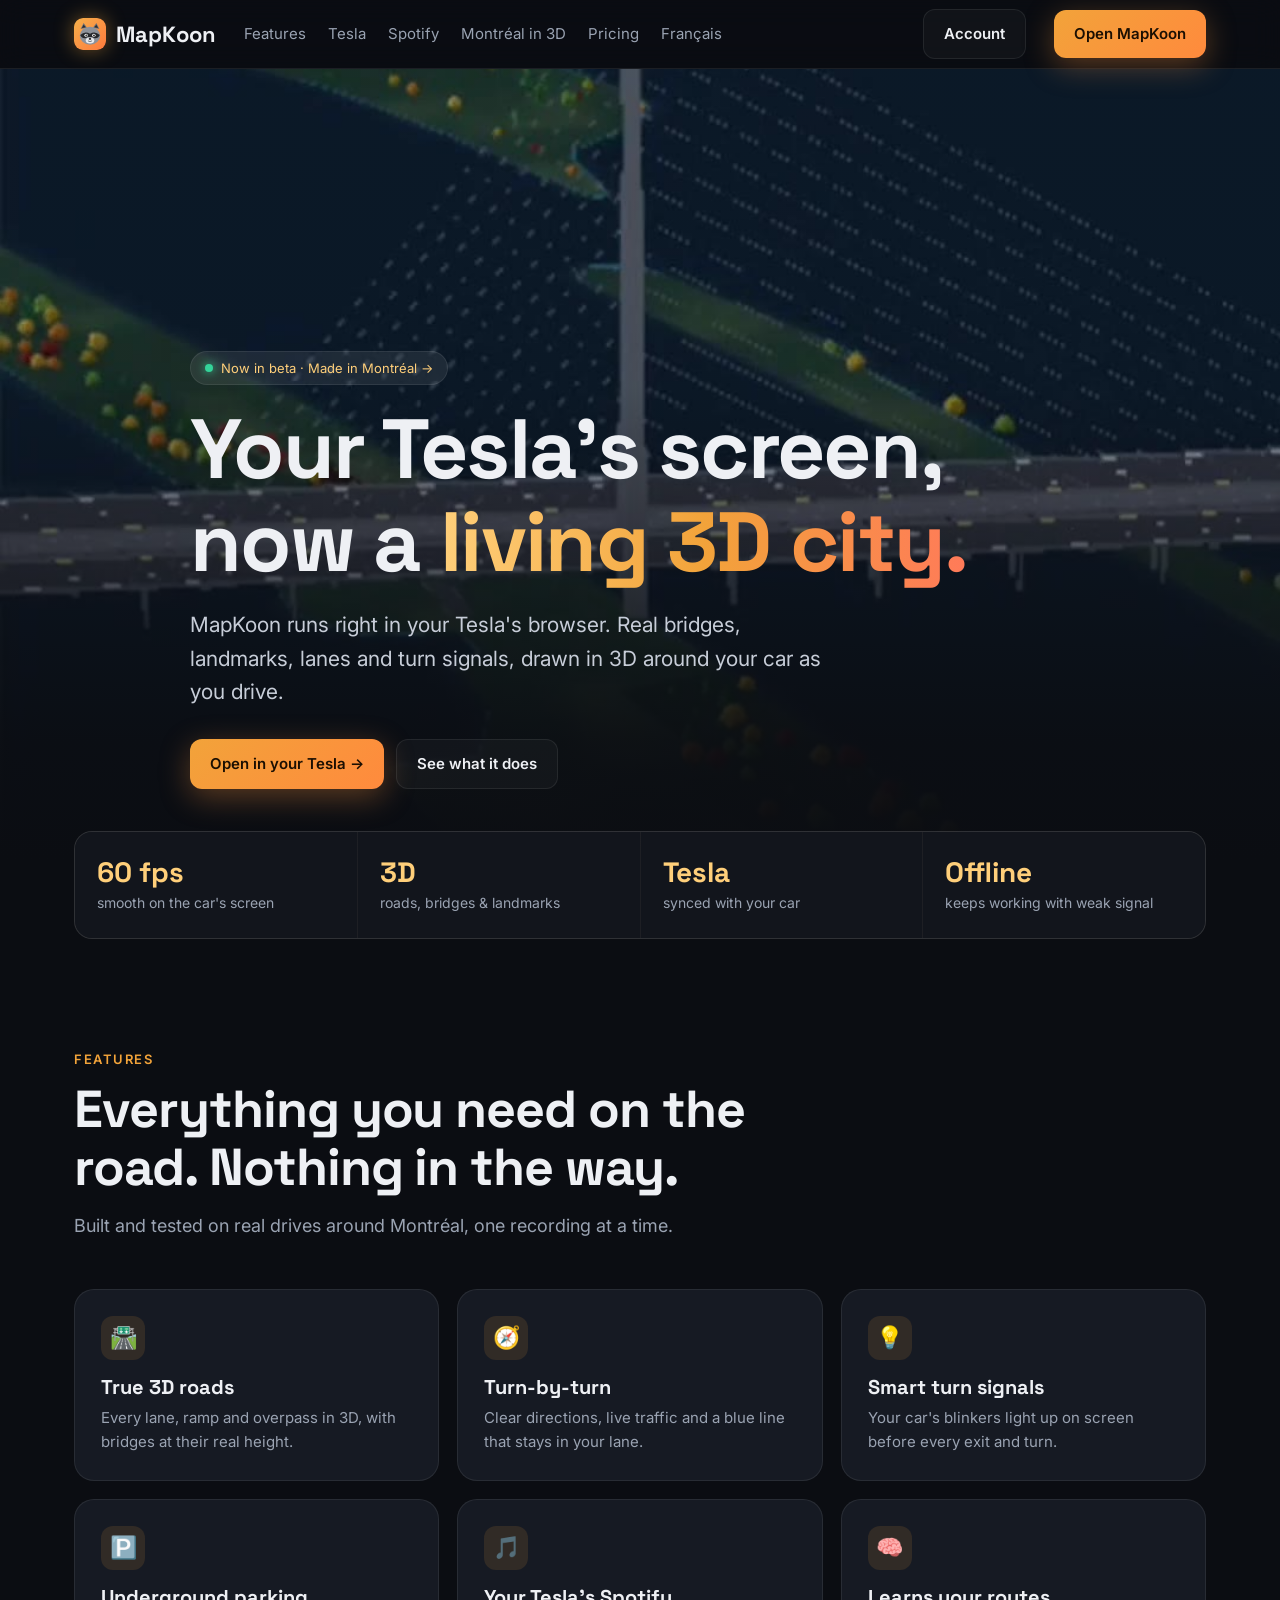
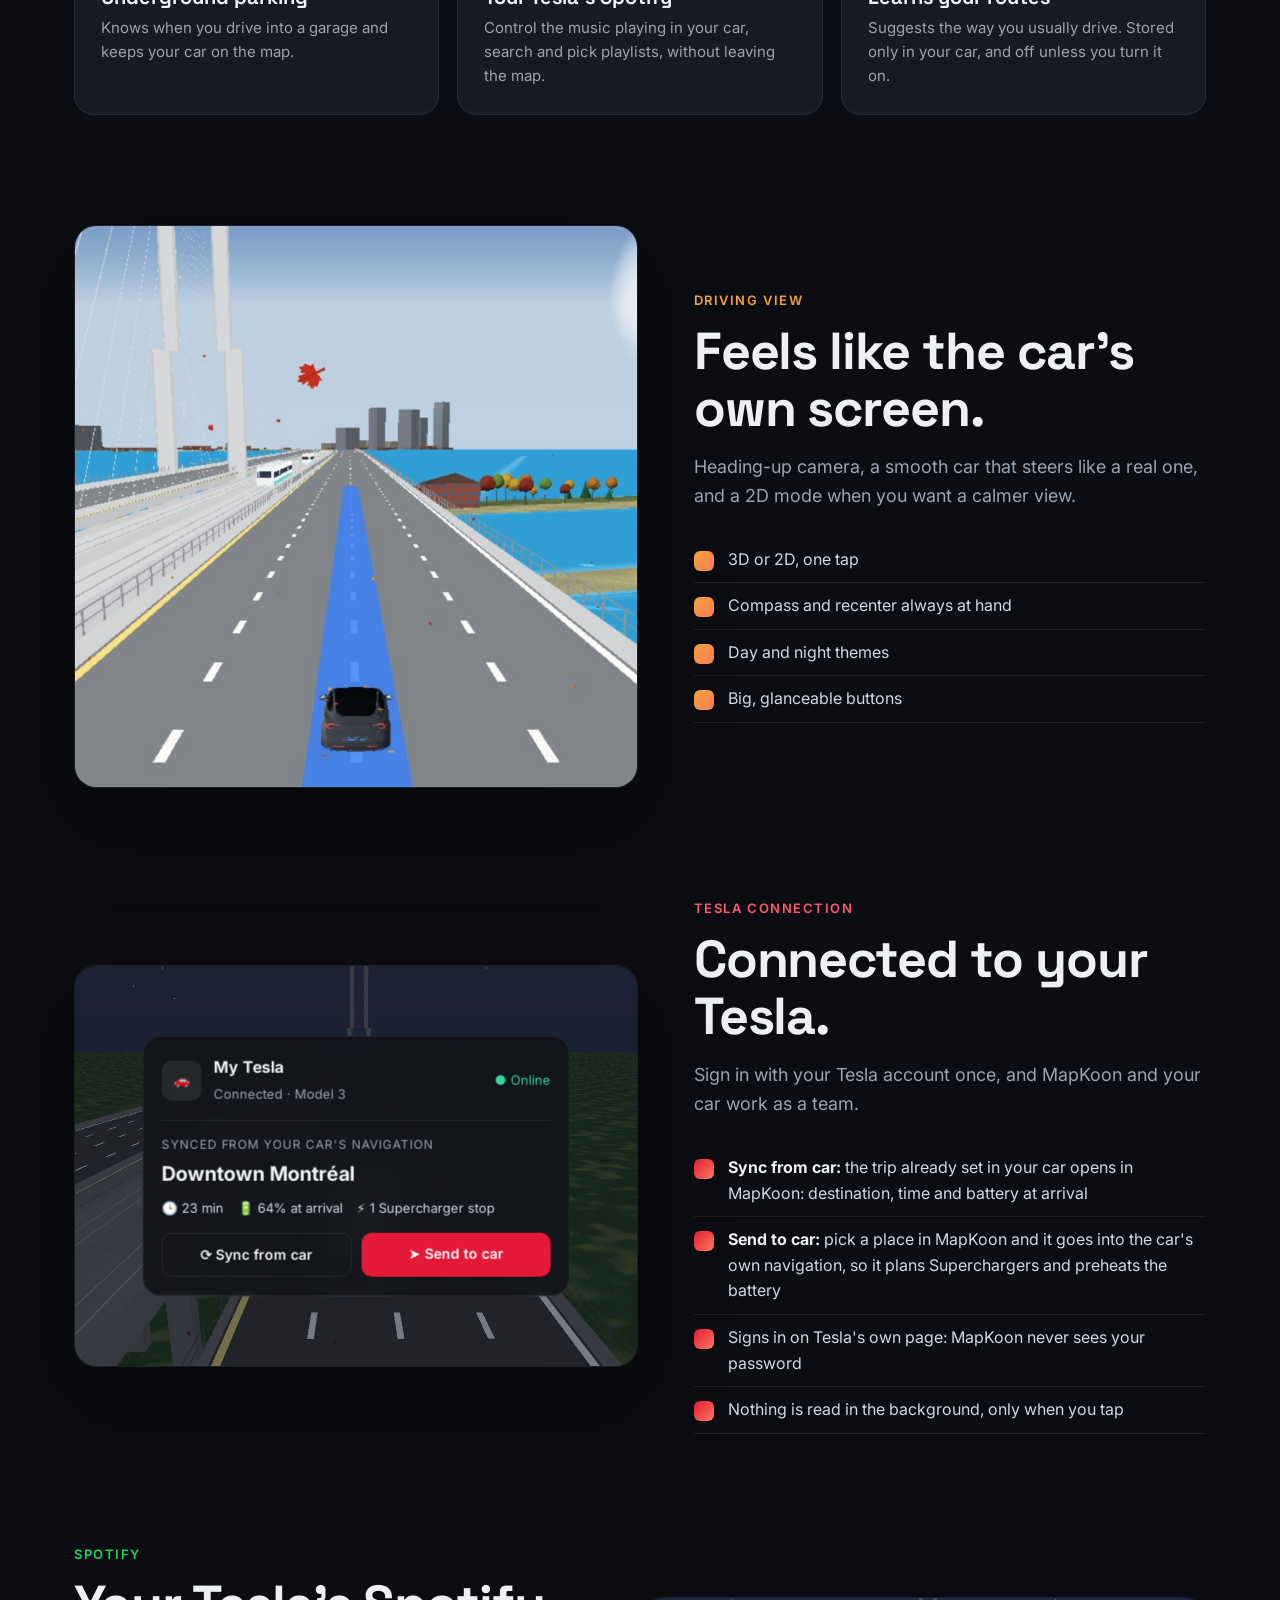
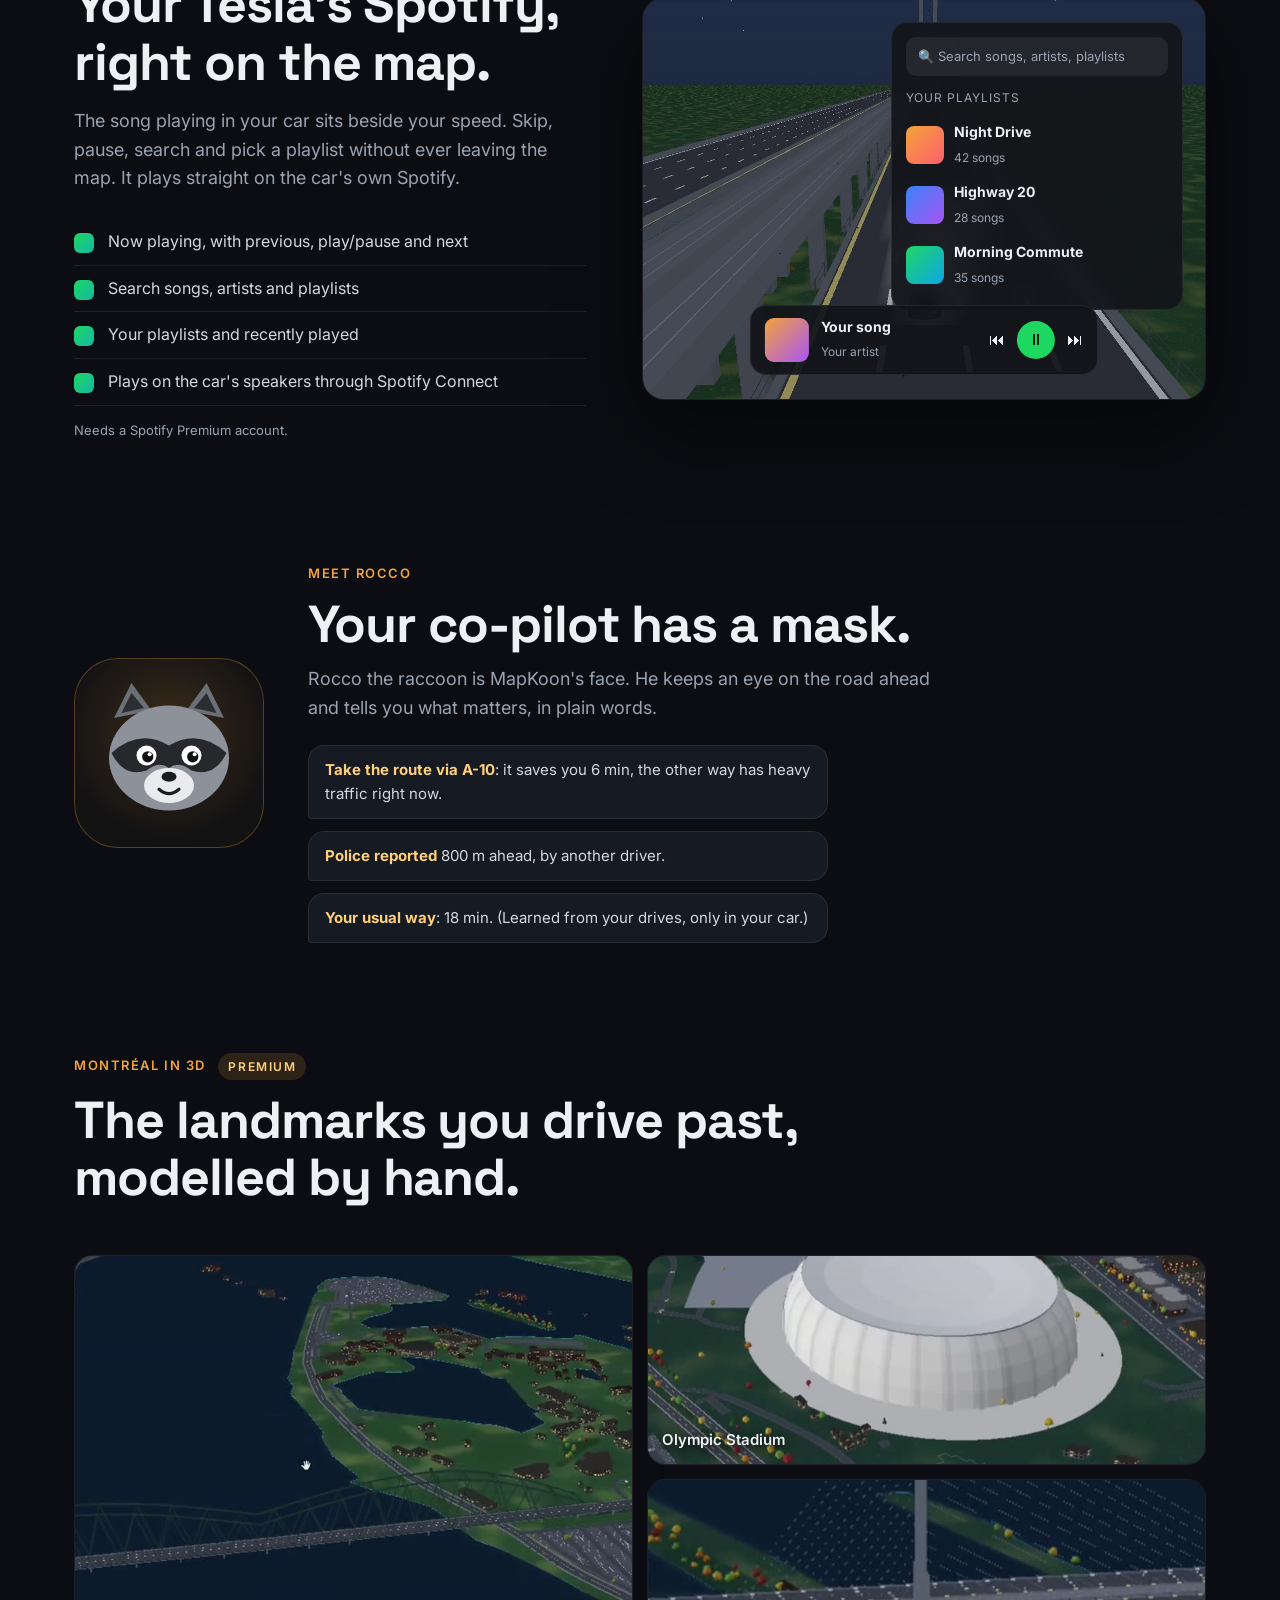
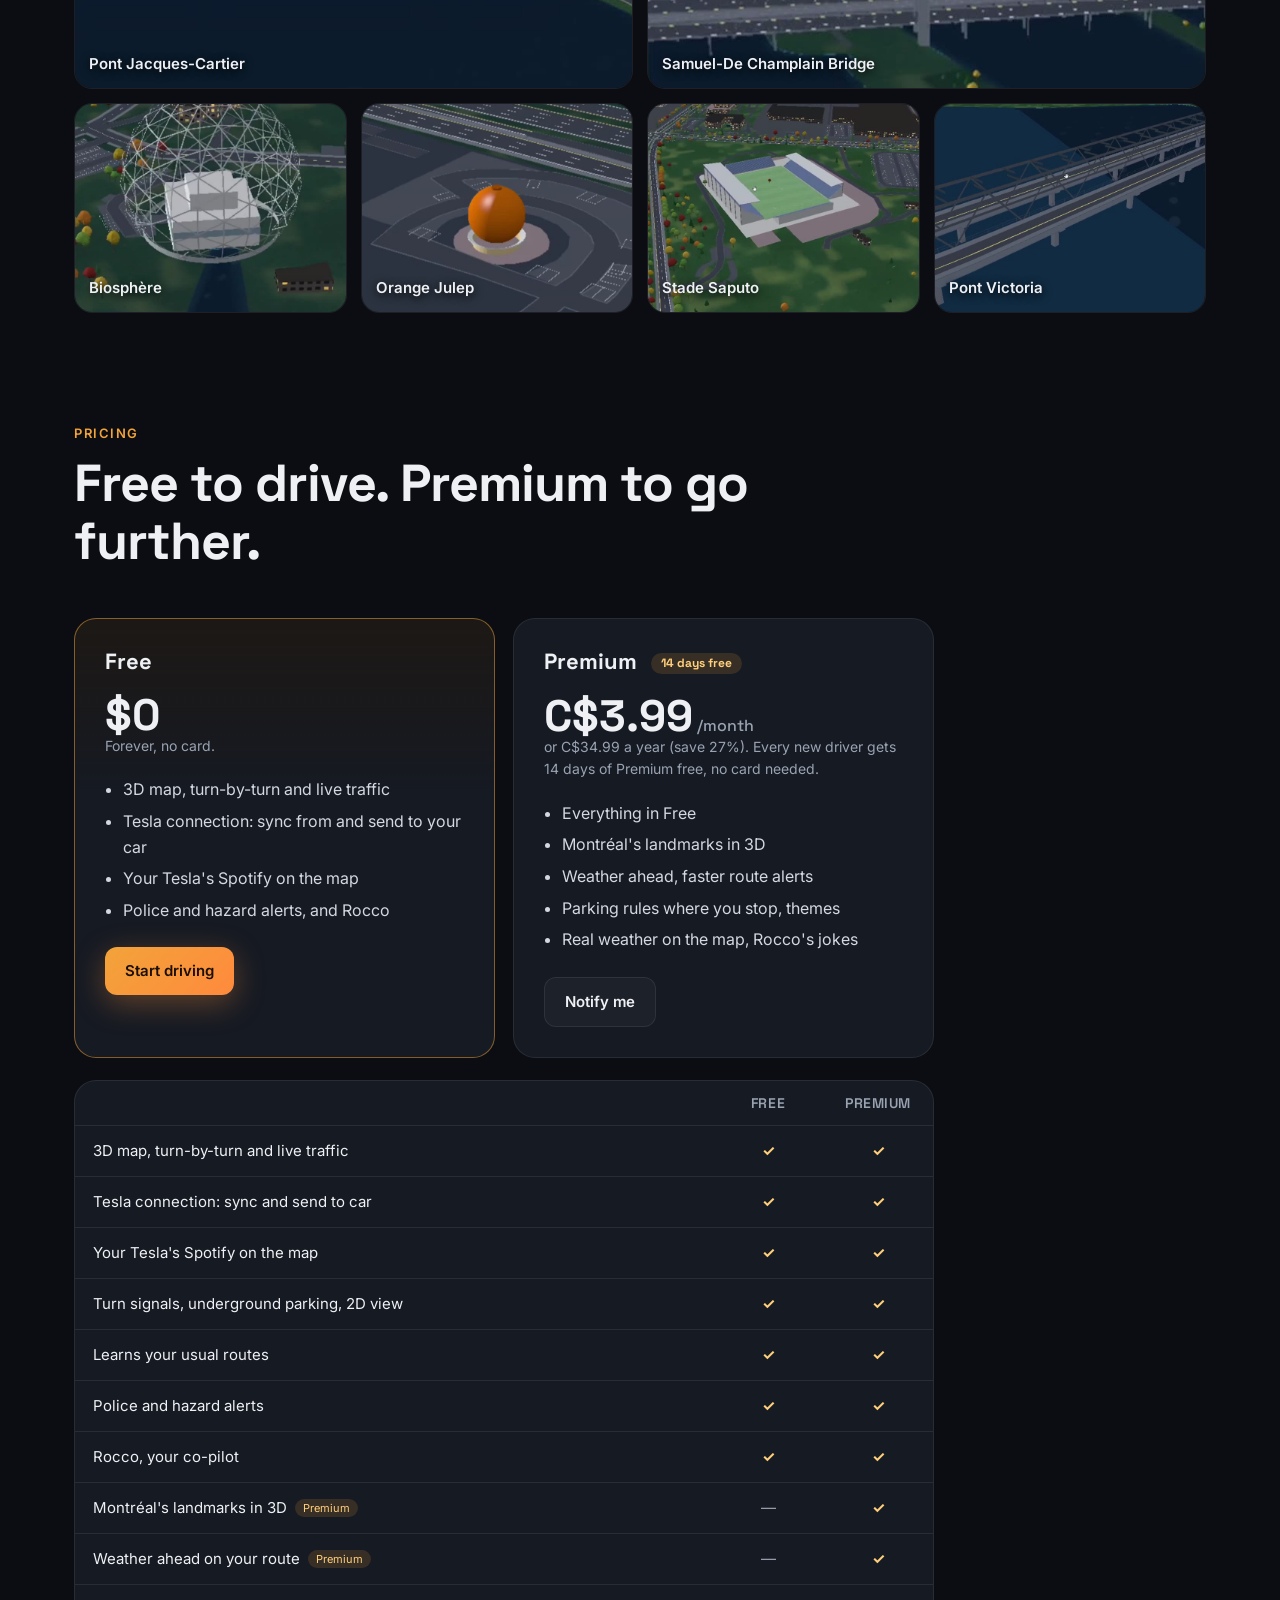
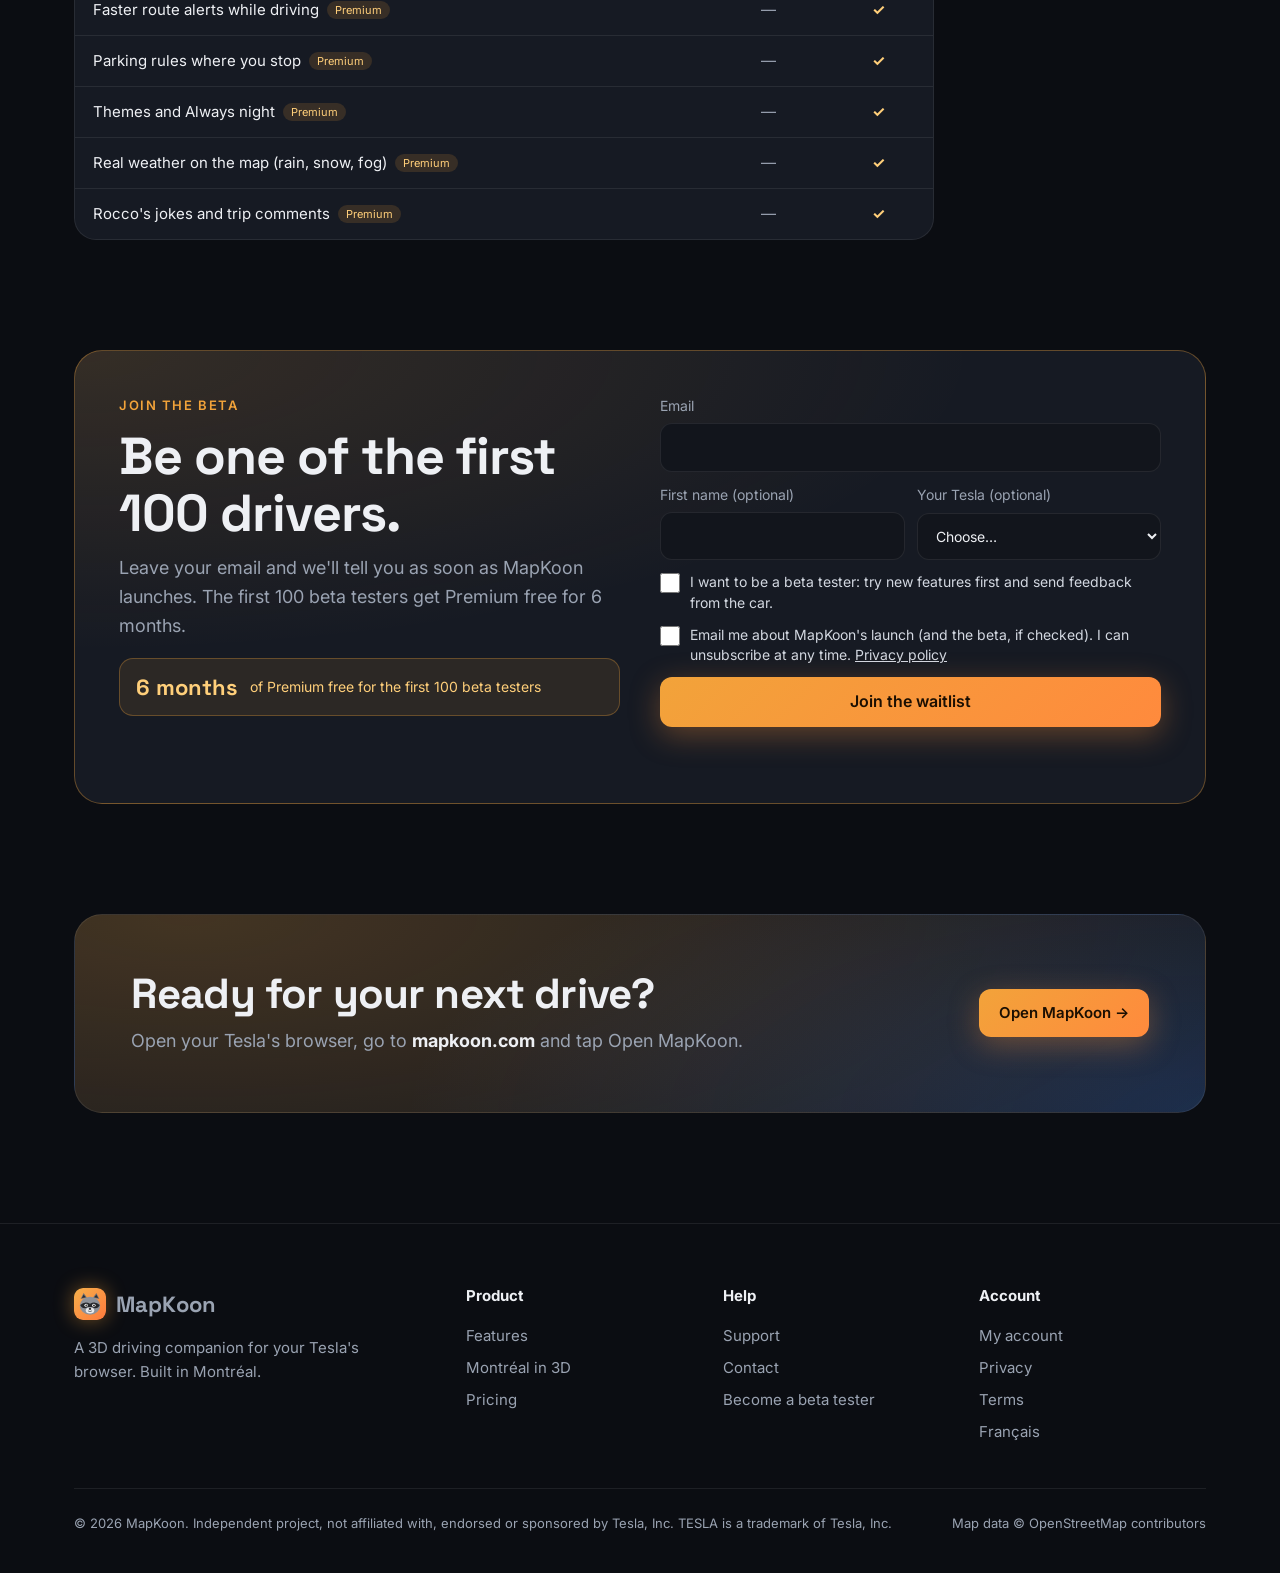
<file: index.html>
<!doctype html>
<html lang="en">
<head>
<link rel="alternate" hreflang="fr" href="https://mapkoon.com/fr/">
<link rel="alternate" hreflang="en" href="https://mapkoon.com/">
<meta charset="utf-8">
<link rel="icon" href="/img/rocco.svg" type="image/svg+xml">
<meta name="viewport" content="width=device-width,initial-scale=1">
<title>MapKoon · 3D navigation for your Tesla</title>
<meta name="description" content="MapKoon turns your Tesla's browser into a living 3D map of Montréal: real bridges, landmarks, lanes and turn signals.">
<link rel="preconnect" href="https://fonts.googleapis.com">
<link href="https://fonts.googleapis.com/css2?family=Space+Grotesk:wght@500;700&family=Inter:wght@400;500;600&display=swap" rel="stylesheet">
<style>
:root{--bg:#0b0d12;--bg2:#12151c;--card:#161a23;--line:rgba(255,255,255,.08);--text:#eef0f4;--sub:#9aa3b2;--accent:#f2a33a;--accent2:#ffcf7a;--blue:#3b82f6}
*{box-sizing:border-box}html,body{margin:0;background:var(--bg);color:var(--text);font:16px/1.6 Inter,system-ui,sans-serif}
a{color:inherit;text-decoration:none}img{display:block;max-width:100%}
.wrap{max-width:1180px;margin:0 auto;padding:0 24px}
h1,h2,h3{font-family:"Space Grotesk",Inter,sans-serif;line-height:1.1;margin:0}
/* nav */
.nav{position:sticky;top:0;z-index:10;background:rgba(11,13,18,.72);backdrop-filter:blur(14px);border-bottom:1px solid var(--line)}
.nav .wrap{display:flex;align-items:center;gap:28px;height:68px}
.logo{display:flex;align-items:center;gap:10px;font:700 22px "Space Grotesk"}
.logo i{width:32px;height:32px;border-radius:9px;background:url(/img/rocco.svg) center/cover no-repeat;display:inline-block;box-shadow:0 0 20px rgba(242,163,58,.45)}
.links{display:flex;gap:22px;color:var(--sub);font-size:15px}.links a:hover{color:var(--text)}
.sp{flex:1}
.btn{display:inline-flex;align-items:center;gap:8px;padding:12px 20px;border-radius:12px;font-weight:600;font-size:15px}
.btn.pri{background:linear-gradient(135deg,var(--accent),#ff8a3d);color:#1b0f02;box-shadow:0 8px 30px rgba(242,140,58,.35)}
.btn.ghost{border:1px solid var(--line);color:var(--text);background:rgba(255,255,255,.03)}
/* hero */
.hero{position:relative;min-height:88vh;display:flex;align-items:flex-end;overflow:hidden}
.hero img,.hero video{position:absolute;inset:0;width:100%;height:100%;object-fit:cover;object-position:center 45%}
@media (prefers-reduced-motion:reduce){.hero video{display:none}.hero{background:url(vid/hero.jpg) center/cover}}
.hero:after{content:"";position:absolute;inset:0;background:linear-gradient(180deg,rgba(11,13,18,.15) 0%,rgba(11,13,18,.2) 40%,rgba(11,13,18,.92) 85%,var(--bg) 100%)}
.hero .wrap{position:relative;z-index:1;padding-bottom:72px}
.pill{display:inline-flex;gap:8px;align-items:center;padding:6px 14px;border-radius:99px;background:rgba(255,255,255,.08);border:1px solid var(--line);font-size:13px;color:var(--accent2);margin-bottom:18px}
.pill b{width:8px;height:8px;border-radius:50%;background:#34d399;box-shadow:0 0 10px #34d399}
.hero h1{font-size:clamp(40px,7vw,84px);max-width:900px;letter-spacing:-.02em}
.hero h1 span{background:linear-gradient(90deg,var(--accent2),var(--accent),#ff7a59);-webkit-background-clip:text;background-clip:text;color:transparent}
.hero p{font-size:clamp(17px,2vw,21px);color:#c7cdd8;max-width:640px;margin:20px 0 30px}
.cta{display:flex;gap:12px;flex-wrap:wrap}
/* stats */
.stats{display:grid;grid-template-columns:repeat(4,1fr);gap:1px;background:var(--line);border:1px solid var(--line);border-radius:18px;overflow:hidden;margin-top:-30px;position:relative;z-index:2}
.stats div{background:var(--bg2);padding:22px}.stats b{display:block;font:700 28px "Space Grotesk";color:var(--accent2)}.stats span{color:var(--sub);font-size:14px}
section{padding:110px 0}
.kick{color:var(--accent);font-weight:600;letter-spacing:.12em;text-transform:uppercase;font-size:13px;margin-bottom:12px}
h2{font-size:clamp(32px,4.5vw,52px);letter-spacing:-.02em;max-width:760px}
.lead{color:var(--sub);font-size:18px;max-width:640px;margin:16px 0 0}
/* features */
.grid{display:grid;grid-template-columns:repeat(3,1fr);gap:18px;margin-top:48px}
.card{background:var(--card);border:1px solid var(--line);border-radius:20px;padding:26px;position:relative;overflow:hidden}
.card .ic{width:44px;height:44px;border-radius:12px;display:grid;place-items:center;font-size:22px;background:rgba(242,163,58,.12);margin-bottom:16px}
.card h3{font-size:20px;margin-bottom:8px}.card p{color:var(--sub);margin:0;font-size:15px}
/* split */
.split{display:grid;grid-template-columns:1.1fr 1fr;gap:56px;align-items:center}
.shot{border-radius:22px;overflow:hidden;border:1px solid var(--line);box-shadow:0 30px 80px rgba(0,0,0,.5)}
.checks{list-style:none;padding:0;margin:26px 0 0}.checks li{padding:10px 0 10px 34px;position:relative;color:#d3d8e1;border-bottom:1px solid var(--line)}
.checks li:before{content:"";position:absolute;left:0;top:14px;width:20px;height:20px;border-radius:6px;background:linear-gradient(135deg,var(--accent),#ff7a59)}
/* tesla */
.ts-checks li:before{background:linear-gradient(135deg,#e31937,#ff7a59)}.ts-checks b{color:var(--text)}
.tes{position:relative;border-radius:22px;overflow:hidden;border:1px solid var(--line);aspect-ratio:7/5;box-shadow:0 30px 80px rgba(0,0,0,.5)}
.tes>img{position:absolute;inset:0;width:100%;height:100%;object-fit:cover;filter:brightness(.6) saturate(.9)}
.ts-card{position:absolute;left:50%;top:50%;transform:translate(-50%,-50%);width:76%;background:rgba(18,20,26,.92);backdrop-filter:blur(10px);border:1px solid var(--line);border-radius:18px;padding:18px}
.ts-top{display:flex;align-items:center;gap:12px;padding-bottom:14px;border-bottom:1px solid var(--line)}
.ts-logo{width:40px;height:40px;border-radius:10px;background:rgba(255,255,255,.08);display:grid;place-items:center;font:700 20px "Space Grotesk";color:#fff}
.ts-top b{display:block}.ts-top span{font-size:13px;color:var(--sub)}.ts-top em{margin-left:auto;font-style:normal;font-size:13px;color:#34d399}
.ts-trip{padding:14px 0}.ts-k{font-size:12px;color:var(--sub);text-transform:uppercase;letter-spacing:.08em;margin-bottom:4px}.ts-trip>b{font-size:20px}
.ts-m{display:flex;gap:14px;flex-wrap:wrap;margin-top:8px;font-size:13px;color:#d3d8e1}
.ts-btns{display:flex;gap:10px}.ts-btns span{flex:1;text-align:center;padding:10px;border-radius:10px;font-weight:600;font-size:14px}
.ts-btns .b1{border:1px solid var(--line)}.ts-btns .b2{background:#e31937;color:#fff}
@media (max-width:860px){.ts-card{width:90%;padding:14px}}
/* spotify */
.sp-checks li:before{background:linear-gradient(135deg,#1ed760,#14b8a6)}
.spot{position:relative;border-radius:22px;overflow:hidden;border:1px solid var(--line);aspect-ratio:7/5;box-shadow:0 30px 80px rgba(0,0,0,.5)}
.spot>img{position:absolute;inset:0;width:100%;height:100%;object-fit:cover;filter:brightness(.75)}
.sp-panel{position:absolute;right:4%;top:6%;width:52%;background:rgba(18,20,26,.9);backdrop-filter:blur(10px);border:1px solid var(--line);border-radius:16px;padding:14px}
.sp-search{background:rgba(255,255,255,.07);border-radius:10px;padding:9px 12px;color:var(--sub);font-size:13px;margin-bottom:12px}
.sp-h{font-size:12px;color:var(--sub);text-transform:uppercase;letter-spacing:.08em;margin:4px 0 8px}
.sp-row{display:flex;gap:10px;align-items:center;padding:6px 0}.sp-row i{width:38px;height:38px;border-radius:8px;flex:none}
.sp-row b{display:block;font-size:14px}.sp-row span{font-size:12px;color:var(--sub)}
.sp-card{position:absolute;left:50%;bottom:6%;transform:translateX(-50%);width:62%;display:flex;align-items:center;gap:12px;background:rgba(18,20,26,.92);border:1px solid var(--line);border-radius:16px;padding:10px 14px}
.sp-card>i{width:44px;height:44px;border-radius:9px;background:linear-gradient(135deg,#f2a33a,#a855f7);flex:none}
.sp-card .t{flex:1;min-width:0}.sp-card b{display:block;font-size:14px}.sp-card .t span{font-size:12px;color:var(--sub)}
.sp-card .ctl{display:flex;gap:12px;align-items:center;font-size:16px}.sp-card .pp{width:38px;height:38px;border-radius:50%;background:#1ed760;color:#08130c;display:grid;place-items:center}
@media (max-width:860px){.sp-panel{width:70%}.sp-card{width:86%}}
/* gallery */
.gal{display:grid;grid-template-columns:repeat(6,1fr);grid-auto-rows:210px;gap:14px;margin-top:48px}
.gal figure{margin:0;position:relative;border-radius:18px;overflow:hidden;border:1px solid var(--line)}
.gal img,.gal video{width:100%;height:100%;object-fit:cover;display:block;background:#0b1424}
.gal figcaption{position:absolute;left:14px;bottom:12px;font-weight:600;font-size:15px;text-shadow:0 2px 10px #000}
.gal{grid-template-columns:repeat(12,1fr)}.gal .a{grid-column:span 6;grid-row:span 2}.gal .b{grid-column:span 6}.gal .c{grid-column:span 3}
/* pricing */
.price{display:grid;grid-template-columns:1fr 1fr;gap:18px;margin-top:48px;max-width:860px}
.plan{background:var(--card);border:1px solid var(--line);border-radius:22px;padding:30px}
.plan.hot{border-color:rgba(242,163,58,.5);background:linear-gradient(180deg,rgba(242,163,58,.08),var(--card) 40%)}
.plan h3{font-size:22px}.plan .amt{font:700 44px "Space Grotesk";margin:14px 0 4px}.plan .amt small{font-size:16px;color:var(--sub);font-weight:500}
.plan ul{padding-left:18px;color:#d3d8e1;margin:18px 0 24px}.plan li{margin:6px 0}
.tag{display:inline-block;font-size:12px;padding:4px 10px;border-radius:99px;background:rgba(242,163,58,.15);color:var(--accent2);margin-left:8px;vertical-align:middle}
.cmp{width:100%;max-width:860px;margin-top:22px;border-collapse:separate;border-spacing:0;background:var(--card);border:1px solid var(--line);border-radius:22px;overflow:hidden;font-size:15px}
.cmp th,.cmp td{padding:13px 18px;text-align:left;border-bottom:1px solid var(--line)}.cmp tr:last-child td{border-bottom:0}
.cmp th{font:600 14px "Space Grotesk";color:var(--sub);letter-spacing:.04em;text-transform:uppercase}
.cmp td.c,.cmp th.c{text-align:center;width:110px}.cmp td.c{font-weight:700;color:var(--accent2)}.cmp td.n{color:var(--sub);font-weight:400}
.cmp tr.pro td:first-child:after{content:"Premium";font-size:11px;padding:2px 8px;border-radius:99px;background:rgba(242,163,58,.15);color:var(--accent2);margin-left:8px;vertical-align:middle}
.price .note{color:var(--sub);font-size:14px;margin:-12px 0 20px}
@media (max-width:700px){.cmp th,.cmp td{padding:11px 10px;font-size:14px}.cmp td.c,.cmp th.c{width:64px}.cmp tr.pro td:first-child:after{display:none}}
/* rocco */
.rocco{display:grid;grid-template-columns:auto 1fr;gap:44px;align-items:center}
.rocco .face{width:190px;height:190px;border-radius:44px;display:grid;place-items:center;background:radial-gradient(circle at 50% 40%,rgba(242,163,58,.22),rgba(242,163,58,.04) 70%);border:1px solid rgba(242,163,58,.3);animation:rb 4s ease-in-out infinite}
@keyframes rb{0%,100%{transform:translateY(0)}50%{transform:translateY(-6px)}}
@media (prefers-reduced-motion:reduce){.rocco .face{animation:none}}
.bubbles{display:grid;gap:12px;margin-top:22px}
.bub{position:relative;background:var(--card);border:1px solid var(--line);border-radius:16px 16px 16px 4px;padding:12px 16px;font-size:15px;color:#d3d8e1;max-width:520px}
.bub b{color:var(--accent2)}
@media (max-width:860px){.rocco{grid-template-columns:1fr;gap:22px;justify-items:start}.rocco .face{width:140px;height:140px;border-radius:34px}.rocco .face svg{width:110px;height:110px}}
/* waitlist */
.wl{display:grid;grid-template-columns:1fr 1fr;gap:40px;align-items:start;background:var(--card);border:1px solid rgba(242,163,58,.35);border-radius:28px;padding:44px;background-image:radial-gradient(900px 300px at 0% 0%,rgba(242,163,58,.14),transparent)}
.wl form{display:grid;gap:12px}
.wl label.f{display:grid;gap:6px;font-size:14px;color:var(--sub)}
.wl input[type=email],.wl input[type=text],.wl select{width:100%;font:inherit;color:var(--text);background:var(--bg2);border:1px solid var(--line);border-radius:12px;padding:12px 14px;min-height:46px}
.wl input:focus,.wl select:focus{outline:2px solid var(--accent);outline-offset:1px}
.wl .two{display:grid;grid-template-columns:1fr 1fr;gap:12px}
.wl .ck{display:flex;gap:10px;align-items:flex-start;font-size:14px;color:#d3d8e1;line-height:1.45;cursor:pointer}
.wl .ck input{width:20px;height:20px;margin:1px 0 0;accent-color:var(--accent);flex:none}
.wl .ck a{text-decoration:underline}
.wl .hp{position:absolute;left:-9999px;width:1px;height:1px;overflow:hidden}
.wl button{border:0;cursor:pointer;justify-content:center;font:inherit;font-weight:600;min-height:48px}
.wl button[disabled]{opacity:.6;cursor:default}
.wl .msg{min-height:1.4em;font-size:14px}.wl .msg.ok{color:#6ee7a8}.wl .msg.err{color:#ff8f7a}
.wl .perk{margin-top:18px;display:flex;gap:12px;align-items:center;padding:14px 16px;border-radius:14px;background:rgba(242,163,58,.1);border:1px solid rgba(242,163,58,.3);font-size:14px;color:var(--accent2)}
.wl .perk b{font:700 22px "Space Grotesk";color:var(--accent2);white-space:nowrap}
@media (max-width:860px){.wl{grid-template-columns:1fr;padding:26px;gap:24px}.wl .two{grid-template-columns:1fr}}
/* band */
.band{border-radius:28px;padding:56px;background:radial-gradient(1200px 400px at 10% 0%,rgba(242,163,58,.22),transparent),radial-gradient(800px 300px at 100% 100%,rgba(59,130,246,.22),transparent),var(--bg2);border:1px solid var(--line);display:flex;align-items:center;gap:30px;flex-wrap:wrap}
.band h2{font-size:clamp(28px,3.6vw,42px)}
/* footer */
footer{border-top:1px solid var(--line);padding:60px 0 40px;color:var(--sub);font-size:15px}
.fgrid{display:grid;grid-template-columns:1.6fr 1fr 1fr 1fr;gap:30px}
footer h4{color:var(--text);margin:0 0 12px;font-size:15px}footer a{display:block;padding:4px 0}footer a:hover{color:var(--text)}
.legal{margin-top:40px;padding-top:24px;border-top:1px solid var(--line);font-size:13px;display:flex;justify-content:space-between;gap:16px;flex-wrap:wrap}
.btn{white-space:nowrap}@media (max-width:860px){.nav .btn.ghost{display:none}.nav .btn.pri{padding:10px 14px}.links{display:none}.stats{grid-template-columns:1fr 1fr}.grid{grid-template-columns:1fr}.split{grid-template-columns:1fr}.gal{grid-template-columns:1fr 1fr;grid-auto-rows:150px}.gal .a{grid-column:span 2;grid-row:span 1}.gal .b,.gal .c{grid-column:span 1;grid-row:span 1}.price{grid-template-columns:1fr}.fgrid{grid-template-columns:1fr 1fr}.band{padding:32px}section{padding:72px 0}.hero{min-height:78vh}}
</style>
</head>
<body>
<header class="nav"><div class="wrap">
  <a class="logo" href="/"><i></i>MapKoon</a>
  <nav class="links"><a href="#features">Features</a><a href="#tesla">Tesla</a><a href="#music">Spotify</a><a href="#montreal">Montréal in 3D</a><a href="#pricing">Pricing</a><a href="/fr/" lang="fr">Français</a></nav>
  <span class="sp"></span>
  <a class="btn ghost" href="https://tessynav.github.io/account.html">Account</a>
  <a class="btn pri" href="https://tessynav.github.io/v2/">Open MapKoon</a>
</div></header>

<section class="hero" style="padding:0">
  <video class="hv" autoplay muted loop playsinline preload="auto" poster="vid/hero.jpg" aria-label="MapKoon driving across the Samuel-De Champlain Bridge at night"><source src="vid/hero.mp4" type="video/mp4"></video>
  <div class="wrap">
    <a class="pill" href="#waitlist"><b></b> Now in beta · Made in Montréal →</a>
    <h1>Your Tesla's screen, now a <span>living 3D city.</span></h1>
    <p>MapKoon runs right in your Tesla's browser. Real bridges, landmarks, lanes and turn signals, drawn in 3D around your car as you drive.</p>
    <div class="cta"><a class="btn pri" href="https://tessynav.github.io/v2/">Open in your Tesla →</a><a class="btn ghost" href="#features">See what it does</a></div>
  </div>
</section>

<div class="wrap">
  <div class="stats">
    <div><b>60 fps</b><span>smooth on the car's screen</span></div>
    <div><b>3D</b><span>roads, bridges &amp; landmarks</span></div>
    <div><b>Tesla</b><span>synced with your car</span></div>
    <div><b>Offline</b><span>keeps working with weak signal</span></div>
  </div>
</div>

<section id="features"><div class="wrap">
  <div class="kick">Features</div>
  <h2>Everything you need on the road. Nothing in the way.</h2>
  <p class="lead">Built and tested on real drives around Montréal, one recording at a time.</p>
  <div class="grid">
    <div class="card"><div class="ic">🛣️</div><h3>True 3D roads</h3><p>Every lane, ramp and overpass in 3D, with bridges at their real height.</p></div>
    <div class="card"><div class="ic">🧭</div><h3>Turn-by-turn</h3><p>Clear directions, live traffic and a blue line that stays in your lane.</p></div>
    <div class="card"><div class="ic">💡</div><h3>Smart turn signals</h3><p>Your car's blinkers light up on screen before every exit and turn.</p></div>
    <div class="card"><div class="ic">🅿️</div><h3>Underground parking</h3><p>Knows when you drive into a garage and keeps your car on the map.</p></div>
    <div class="card"><div class="ic">🎵</div><h3>Your Tesla's Spotify</h3><p>Control the music playing in your car, search and pick playlists, without leaving the map.</p></div>
    <div class="card"><div class="ic">🧠</div><h3>Learns your routes</h3><p>Suggests the way you usually drive. Stored only in your car, and off unless you turn it on.</p></div>
  </div>
</div></section>

<section style="padding-top:0"><div class="wrap split">
  <div class="shot"><img src="img/lane.jpg" alt="The blue route line following the car's lane"></div>
  <div>
    <div class="kick">Driving view</div>
    <h2>Feels like the car's own screen.</h2>
    <p class="lead">Heading-up camera, a smooth car that steers like a real one, and a 2D mode when you want a calmer view.</p>
    <ul class="checks"><li>3D or 2D, one tap</li><li>Compass and recenter always at hand</li><li>Day and night themes</li><li>Big, glanceable buttons</li></ul>
  </div>
</div></section>

<section id="tesla" style="padding-top:0"><div class="wrap split">
  <div class="tes">
    <img src="img/hero.jpg" alt="">
    <div class="ts-card">
      <div class="ts-top"><span class="ts-logo">🚗</span><div><b>My Tesla</b><span>Connected · Model 3</span></div><em>● Online</em></div>
      <div class="ts-trip"><div class="ts-k">Synced from your car's navigation</div><b>Downtown Montréal</b><div class="ts-m"><span>🕒 23 min</span><span>🔋 64% at arrival</span><span>⚡ 1 Supercharger stop</span></div></div>
      <div class="ts-btns"><span class="b1">⟳ Sync from car</span><span class="b2">➤ Send to car</span></div>
    </div>
  </div>
  <div>
    <div class="kick" style="color:#ff5a6e">Tesla connection</div>
    <h2>Connected to your Tesla.</h2>
    <p class="lead">Sign in with your Tesla account once, and MapKoon and your car work as a team.</p>
    <ul class="checks ts-checks"><li><b>Sync from car:</b> the trip already set in your car opens in MapKoon: destination, time and battery at arrival</li><li><b>Send to car:</b> pick a place in MapKoon and it goes into the car's own navigation, so it plans Superchargers and preheats the battery</li><li>Signs in on Tesla's own page: MapKoon never sees your password</li><li>Nothing is read in the background, only when you tap</li></ul>
  </div>
</div></section>

<section id="music" style="padding-top:0"><div class="wrap split" style="grid-template-columns:1fr 1.1fr">
  <div>
    <div class="kick" style="color:#1ed760">Spotify</div>
    <h2>Your Tesla's Spotify, right on the map.</h2>
    <p class="lead">The song playing in your car sits beside your speed. Skip, pause, search and pick a playlist without ever leaving the map. It plays straight on the car's own Spotify.</p>
    <ul class="checks sp-checks"><li>Now playing, with previous, play/pause and next</li><li>Search songs, artists and playlists</li><li>Your playlists and recently played</li><li>Plays on the car's speakers through Spotify Connect</li></ul>
    <p style="color:var(--sub);font-size:13px;margin-top:14px">Needs a Spotify Premium account.</p>
  </div>
  <div class="spot">
    <img src="img/hero.jpg" alt="">
    <div class="sp-panel">
      <div class="sp-search">🔍 Search songs, artists, playlists</div>
      <div class="sp-h">Your playlists</div>
      <div class="sp-row"><i style="background:linear-gradient(135deg,#f2a33a,#ff5f6d)"></i><div><b>Night Drive</b><span>42 songs</span></div></div>
      <div class="sp-row"><i style="background:linear-gradient(135deg,#3b82f6,#a855f7)"></i><div><b>Highway 20</b><span>28 songs</span></div></div>
      <div class="sp-row"><i style="background:linear-gradient(135deg,#1ed760,#0ea5e9)"></i><div><b>Morning Commute</b><span>35 songs</span></div></div>
    </div>
    <div class="sp-card"><i></i><div class="t"><b>Your song</b><span>Your artist</span></div><div class="ctl"><span>⏮</span><span class="pp">⏸</span><span>⏭</span></div></div>
  </div>
</div></section>

<section id="rocco" style="padding-top:0"><div class="wrap rocco">
  <div class="face"><svg viewBox="-60 -62 120 120" width="150" height="150" role="img" aria-label="Rocco"><path d="M-44 -30 L-30 -58 L-14 -36Z" fill="#6b6f76"/><path d="M44 -30 L30 -58 L14 -36Z" fill="#6b6f76"/><path d="M-38 -34 L-30 -50 L-20 -38Z" fill="#2b2d31"/><path d="M38 -34 L30 -50 L20 -38Z" fill="#2b2d31"/><ellipse cx="0" cy="2" rx="48" ry="42" fill="#8d9199"/><path d="M-46 -2 Q-24 -22 0 -8 Q24 -22 46 -2 Q36 18 18 12 Q8 4 0 10 Q-8 4 -18 12 Q-36 18 -46 -2Z" fill="#26282c"/><circle cx="-18" cy="0" r="8" fill="#fff"/><circle cx="18" cy="0" r="8" fill="#fff"/><circle cx="-17" cy="1" r="4.5" fill="#111"/><circle cx="19" cy="1" r="4.5" fill="#111"/><circle cx="-15.5" cy="-1" r="1.6" fill="#fff"/><circle cx="20.5" cy="-1" r="1.6" fill="#fff"/><ellipse cx="0" cy="24" rx="20" ry="14" fill="#e9ebee"/><ellipse cx="0" cy="17" rx="6" ry="4" fill="#1b1c1f"/><path d="M-8 27 Q0 34 8 27" stroke="#1b1c1f" stroke-width="2.5" fill="none" stroke-linecap="round"/></svg></div>
  <div><div class="kick">Meet Rocco</div><h2>Your co-pilot has a mask.</h2><p class="lead" style="margin-top:12px">Rocco the raccoon is MapKoon's face. He keeps an eye on the road ahead and tells you what matters, in plain words.</p>
    <div class="bubbles"><div class="bub"><b>Take the route via A-10</b>: it saves you 6 min, the other way has heavy traffic right now.</div><div class="bub"><b>Police reported</b> 800 m ahead, by another driver.</div><div class="bub"><b>Your usual way</b>: 18 min. (Learned from your drives, only in your car.)</div></div></div>
</div></section>

<section id="montreal" style="padding-top:0"><div class="wrap">
  <div class="kick">Montréal in 3D <span class="tag">Premium</span></div>
  <h2>The landmarks you drive past, modelled by hand.</h2>
  <div class="gal">
    <figure class="a"><video data-src="vid/jc.mp4" poster="vid/jc.jpg" muted loop playsinline preload="none" aria-label="Pont Jacques-Cartier in 3D"></video><figcaption>Pont Jacques-Cartier</figcaption></figure>
    <figure class="b"><video data-src="vid/oly.mp4" poster="vid/oly.jpg" muted loop playsinline preload="none" aria-label="Olympic Stadium in 3D"></video><figcaption>Olympic Stadium</figcaption></figure>
    <figure class="b"><video data-src="vid/champlain.mp4" poster="vid/champlain.jpg" muted loop playsinline preload="none" aria-label="Samuel-De Champlain Bridge in 3D"></video><figcaption>Samuel-De Champlain Bridge</figcaption></figure>
    <figure class="c"><video data-src="vid/bio.mp4" poster="vid/bio.jpg" muted loop playsinline preload="none" aria-label="Biosphère in 3D"></video><figcaption>Biosphère</figcaption></figure>
    <figure class="c"><video data-src="vid/julep.mp4" poster="vid/julep.jpg" muted loop playsinline preload="none" aria-label="Orange Julep in 3D"></video><figcaption>Orange Julep</figcaption></figure>
    <figure class="c"><video data-src="vid/saputo.mp4" poster="vid/saputo.jpg" muted loop playsinline preload="none" aria-label="Stade Saputo in 3D"></video><figcaption>Stade Saputo</figcaption></figure>
    <figure class="c"><video data-src="vid/vic.mp4" poster="vid/vic.jpg" muted loop playsinline preload="none" aria-label="Pont Victoria in 3D"></video><figcaption>Pont Victoria</figcaption></figure>
  </div>
</div></section>

<section id="pricing" style="padding-top:0"><div class="wrap">
  <div class="kick">Pricing</div>
  <h2>Free to drive. Premium to go further.</h2>
  <div class="price">
    <div class="plan hot"><h3>Free</h3><div class="amt">$0</div><p class="note">Forever, no card.</p><ul><li>3D map, turn-by-turn and live traffic</li><li>Tesla connection: sync from and send to your car</li><li>Your Tesla's Spotify on the map</li><li>Police and hazard alerts, and Rocco</li></ul><a class="btn pri" href="https://tessynav.github.io/v2/">Start driving</a></div>
    <div class="plan"><h3>Premium <span class="tag">14 days free</span></h3><div class="amt">C$3.99<small> /month</small></div><p class="note">or C$34.99 a year (save 27%). Every new driver gets 14 days of Premium free, no card needed.</p><ul><li>Everything in Free</li><li>Montréal's landmarks in 3D</li><li>Weather ahead, faster route alerts</li><li>Parking rules where you stop, themes</li><li>Real weather on the map, Rocco's jokes</li></ul><a class="btn ghost" href="#waitlist">Notify me</a></div>
  </div>
  <table class="cmp"><tr><th></th><th class="c">Free</th><th class="c">Premium</th></tr><tr><td>3D map, turn-by-turn and live traffic</td><td class="c">✓</td><td class="c">✓</td></tr><tr><td>Tesla connection: sync and send to car</td><td class="c">✓</td><td class="c">✓</td></tr><tr><td>Your Tesla's Spotify on the map</td><td class="c">✓</td><td class="c">✓</td></tr><tr><td>Turn signals, underground parking, 2D view</td><td class="c">✓</td><td class="c">✓</td></tr><tr><td>Learns your usual routes</td><td class="c">✓</td><td class="c">✓</td></tr><tr><td>Police and hazard alerts</td><td class="c">✓</td><td class="c">✓</td></tr><tr><td>Rocco, your co-pilot</td><td class="c">✓</td><td class="c">✓</td></tr><tr class="pro"><td>Montréal's landmarks in 3D</td><td class="c n">—</td><td class="c">✓</td></tr><tr class="pro"><td>Weather ahead on your route</td><td class="c n">—</td><td class="c">✓</td></tr><tr class="pro"><td>Faster route alerts while driving</td><td class="c n">—</td><td class="c">✓</td></tr><tr class="pro"><td>Parking rules where you stop</td><td class="c n">—</td><td class="c">✓</td></tr><tr class="pro"><td>Themes and Always night</td><td class="c n">—</td><td class="c">✓</td></tr><tr class="pro"><td>Real weather on the map (rain, snow, fog)</td><td class="c n">—</td><td class="c">✓</td></tr><tr class="pro"><td>Rocco's jokes and trip comments</td><td class="c n">—</td><td class="c">✓</td></tr></table>
</div></section>

<section id="waitlist" style="padding-top:0"><div class="wrap">
  <div class="wl">
    <div><div class="kick" id="wl-kick">Join the beta</div><h2 id="wl-h2">Be one of the first 100 drivers.</h2><p class="lead" id="wl-lead" style="margin-top:12px">Leave your email and we'll tell you as soon as MapKoon launches. The first 100 beta testers get Premium free for 6 months.</p>
      <div class="perk" id="wl-perk"><b>6 months</b><span>of Premium free for the first 100 beta testers</span></div></div>
    <form id="wl-form" novalidate>
      <label class="f">Email<input type="email" name="email" autocomplete="email" required maxlength="120" inputmode="email"></label>
      <div class="two"><label class="f">First name (optional)<input type="text" name="name" autocomplete="given-name" maxlength="60"></label>
        <label class="f">Your Tesla (optional)<select name="car"><option value="">Choose…</option><option>Model 3</option><option>Model Y</option><option>Model S</option><option>Model X</option><option>Cybertruck</option><option value="none">Not yet</option></select></label></div>
      <label class="hp" aria-hidden="true">Website<input type="text" name="website" tabindex="-1" autocomplete="off"></label>
      <label class="ck" id="wl-betarow"><input type="checkbox" name="beta"><span>I want to be a beta tester: try new features first and send feedback from the car.</span></label>
      <label class="ck"><input type="checkbox" name="consent" required><span>Email me about MapKoon's launch (and the beta, if checked). I can unsubscribe at any time. <a href="/privacy.html">Privacy policy</a></span></label>
      <button class="btn pri" type="submit">Join the waitlist</button>
      <div class="msg" role="status" aria-live="polite"></div>
    </form>
  </div>
</div></section>

<section id="faq" style="padding-top:0"><div class="wrap">
  <div class="band">
    <div style="flex:1;min-width:260px"><h2>Ready for your next drive?</h2><p class="lead" style="margin-top:10px">Open your Tesla's browser, go to <b style="color:var(--text)">mapkoon.com</b> and tap Open MapKoon.</p></div>
    <a class="btn pri" href="https://tessynav.github.io/v2/">Open MapKoon →</a>
  </div>
</div></section>

<footer id="account"><div class="wrap">
  <div class="fgrid">
    <div><a class="logo" href="/" style="margin-bottom:12px"><i></i>MapKoon</a><p style="margin:0;max-width:320px">A 3D driving companion for your Tesla's browser. Built in Montréal.</p></div>
    <div><h4>Product</h4><a href="#features">Features</a><a href="#montreal">Montréal in 3D</a><a href="#pricing">Pricing</a></div>
    <div><h4>Help</h4><a href="mailto:support@mapkoon.com">Support</a><a href="mailto:hello@mapkoon.com">Contact</a><a href="#waitlist">Become a beta tester</a></div>
    <div><h4>Account</h4><a href="https://tessynav.github.io/account.html">My account</a><a href="/privacy.html">Privacy</a><a href="/terms.html">Terms</a><a href="/fr/" lang="fr">Français</a></div>
  </div>
  <div class="legal"><span>© 2026 MapKoon. Independent project, not affiliated with, endorsed or sponsored by Tesla, Inc. TESLA is a trademark of Tesla, Inc.</span><span>Map data © OpenStreetMap contributors</span></div>
</div></footer>
<script>/* landmark videos: load and play only while on screen (keeps the page light), and never on "reduce motion" */
(function(){var V=[].slice.call(document.querySelectorAll('.gal video'));if(!('IntersectionObserver' in window)) return;
var still=window.matchMedia&&matchMedia('(prefers-reduced-motion: reduce)').matches;if(still) return;
var io=new IntersectionObserver(function(es){es.forEach(function(e){var v=e.target;
 if(e.isIntersecting){if(!v.src) v.src=v.dataset.src;var p=v.play();if(p&&p.catch) p.catch(function(){});}else v.pause();});},{rootMargin:'100px'});
V.forEach(function(v){io.observe(v);});})();</script>
<script>/* waitlist: sent to the MapKoon server, saved privately */
(function(){var f=document.getElementById('wl-form');if(!f) return;var m=f.querySelector('.msg'),b=f.querySelector('button');
var T={sending:"Sending…",ok:"You're on the list! We'll email you at launch.",again:"You're already on the list. We'll email you at launch.",email:"Please check your email address.",consent:"Please check the box to agree to the emails.",net:"Couldn't send it. Check your connection and try again."};
function say(t,c){m.textContent=t;m.className='msg '+(c||'');}
f.addEventListener('submit',function(e){e.preventDefault();var d=new FormData(f),em=String(d.get('email')||'').trim();
 if(!/^[^\s@]+@[^\s@]+\.[a-z]{2,}$/i.test(em)){say(T.email,'err');f.email.focus();return;}
 if(!f.consent.checked){say(T.consent,'err');return;}
 b.disabled=true;say(T.sending);
 fetch('https://tessynav.mznwattar.workers.dev/waitlist',{method:'POST',headers:{'Content-Type':'application/json'},body:JSON.stringify({email:em,name:d.get('name')||'',car:d.get('car')||'',beta:f.beta.checked,consent:true,lang:'en',website:d.get('website')||''})})
 .then(function(r){return r.json().then(function(j){return [r.ok,j];});}).then(function(x){
   if(x[0]&&x[1].ok){say(x[1].again?T.again:T.ok,'ok');f.reset();b.disabled=false;}else{say(x[1].error==='email'?T.email:x[1].error==='consent'?T.consent:T.net,'err');b.disabled=false;}
 }).catch(function(){say(T.net,'err');b.disabled=false;});
});})();
/* beta spots left (from MapKoon's server): the count while there are spots, "the beta is full" and the 14 free days after */
(function(){fetch('https://tessynav.mznwattar.workers.dev/beta/spots').then(function(r){return r.json();}).then(function(j){
  if(!j||j.left==null) return;var pk=document.getElementById('wl-perk');if(!pk) return;
  if(j.left>0){var sp=pk.querySelector('span');if(sp) sp.innerHTML="of Premium free for the first 100 beta testers · <b style=\"font:inherit;font-weight:700;color:inherit\">{n} spots left</b>".replace('{n}',j.left);return;}
  document.getElementById('wl-kick').textContent="Waitlist";document.getElementById('wl-h2').textContent="The beta is full. Thank you!";document.getElementById('wl-lead').textContent="Leave your email and we'll tell you as soon as MapKoon launches.";pk.innerHTML="<b>14 days</b><span>of Premium free for every new driver. After that, keep the free account or choose Premium.</span>";
  var br=document.getElementById('wl-betarow');if(br){br.style.display='none';var c=br.querySelector('input');if(c) c.checked=false;}
}).catch(function(){});})();
</script>
</body>
</html>
</file>
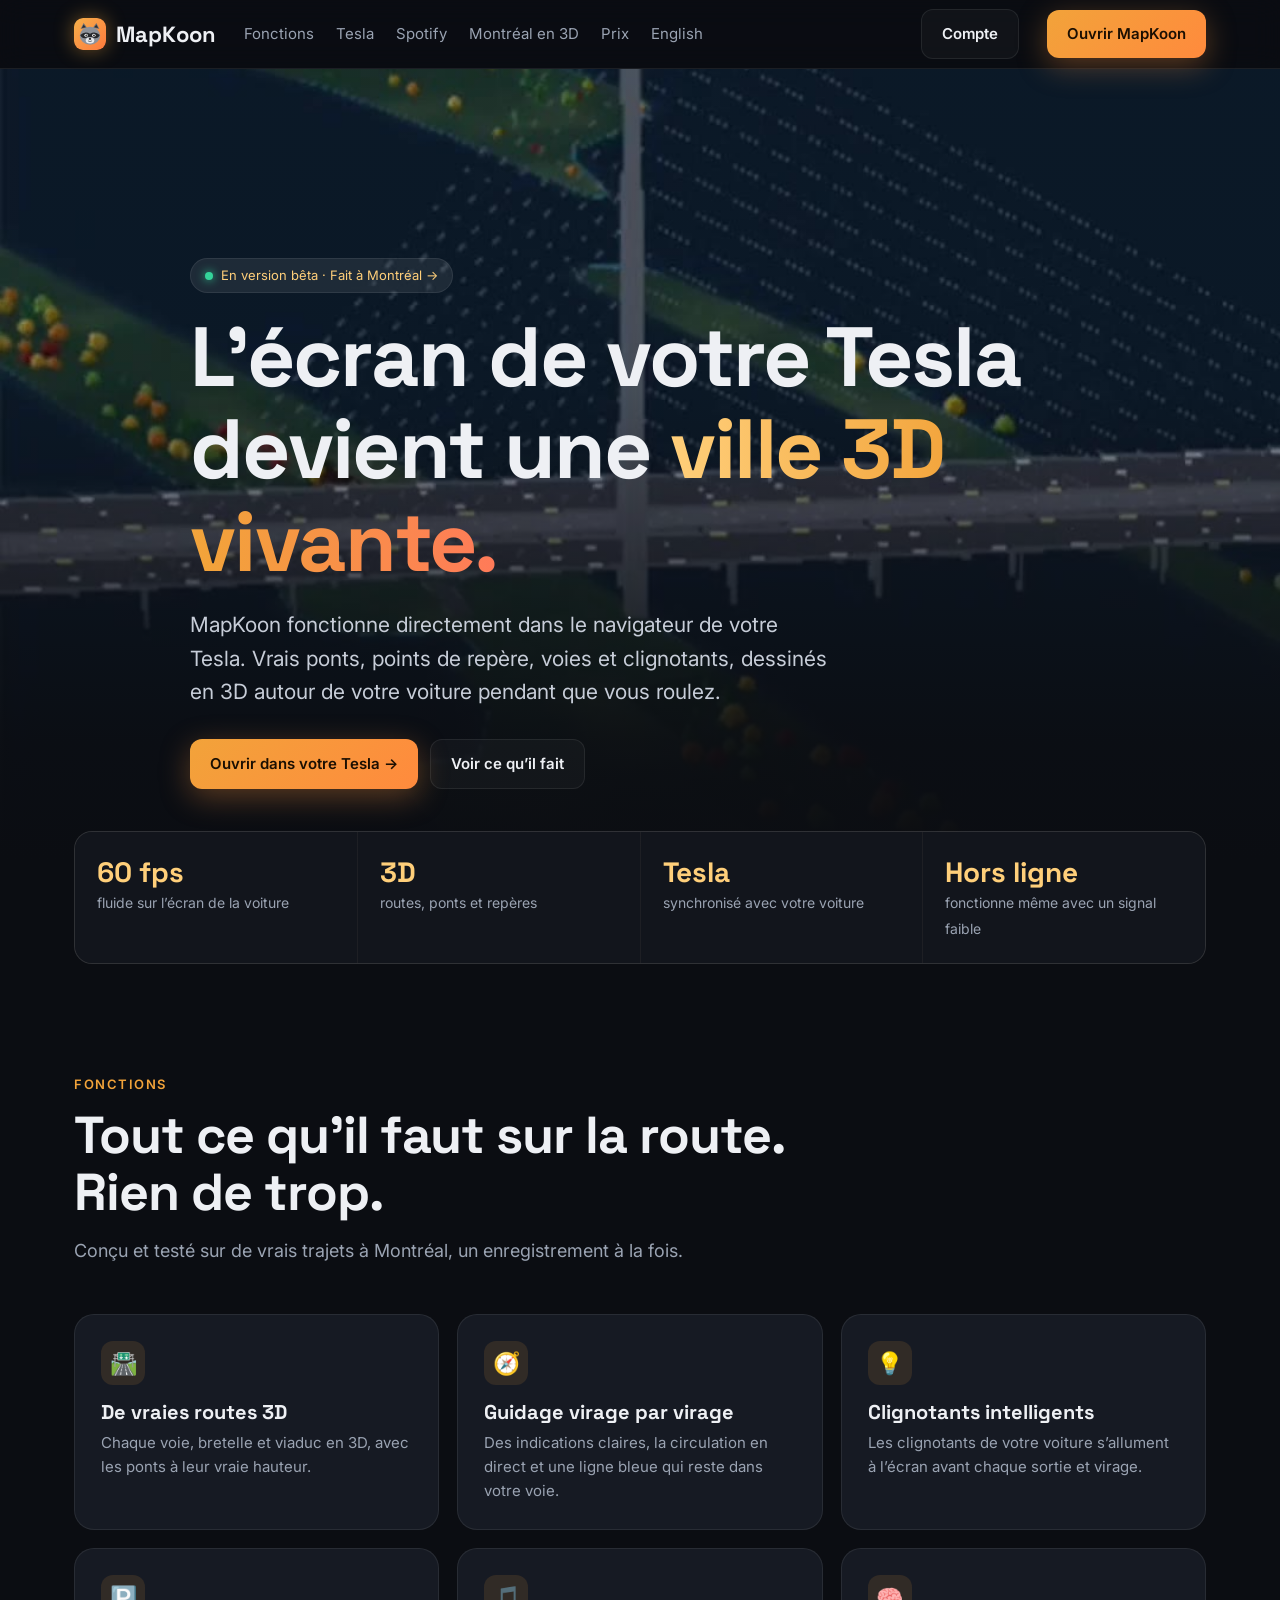
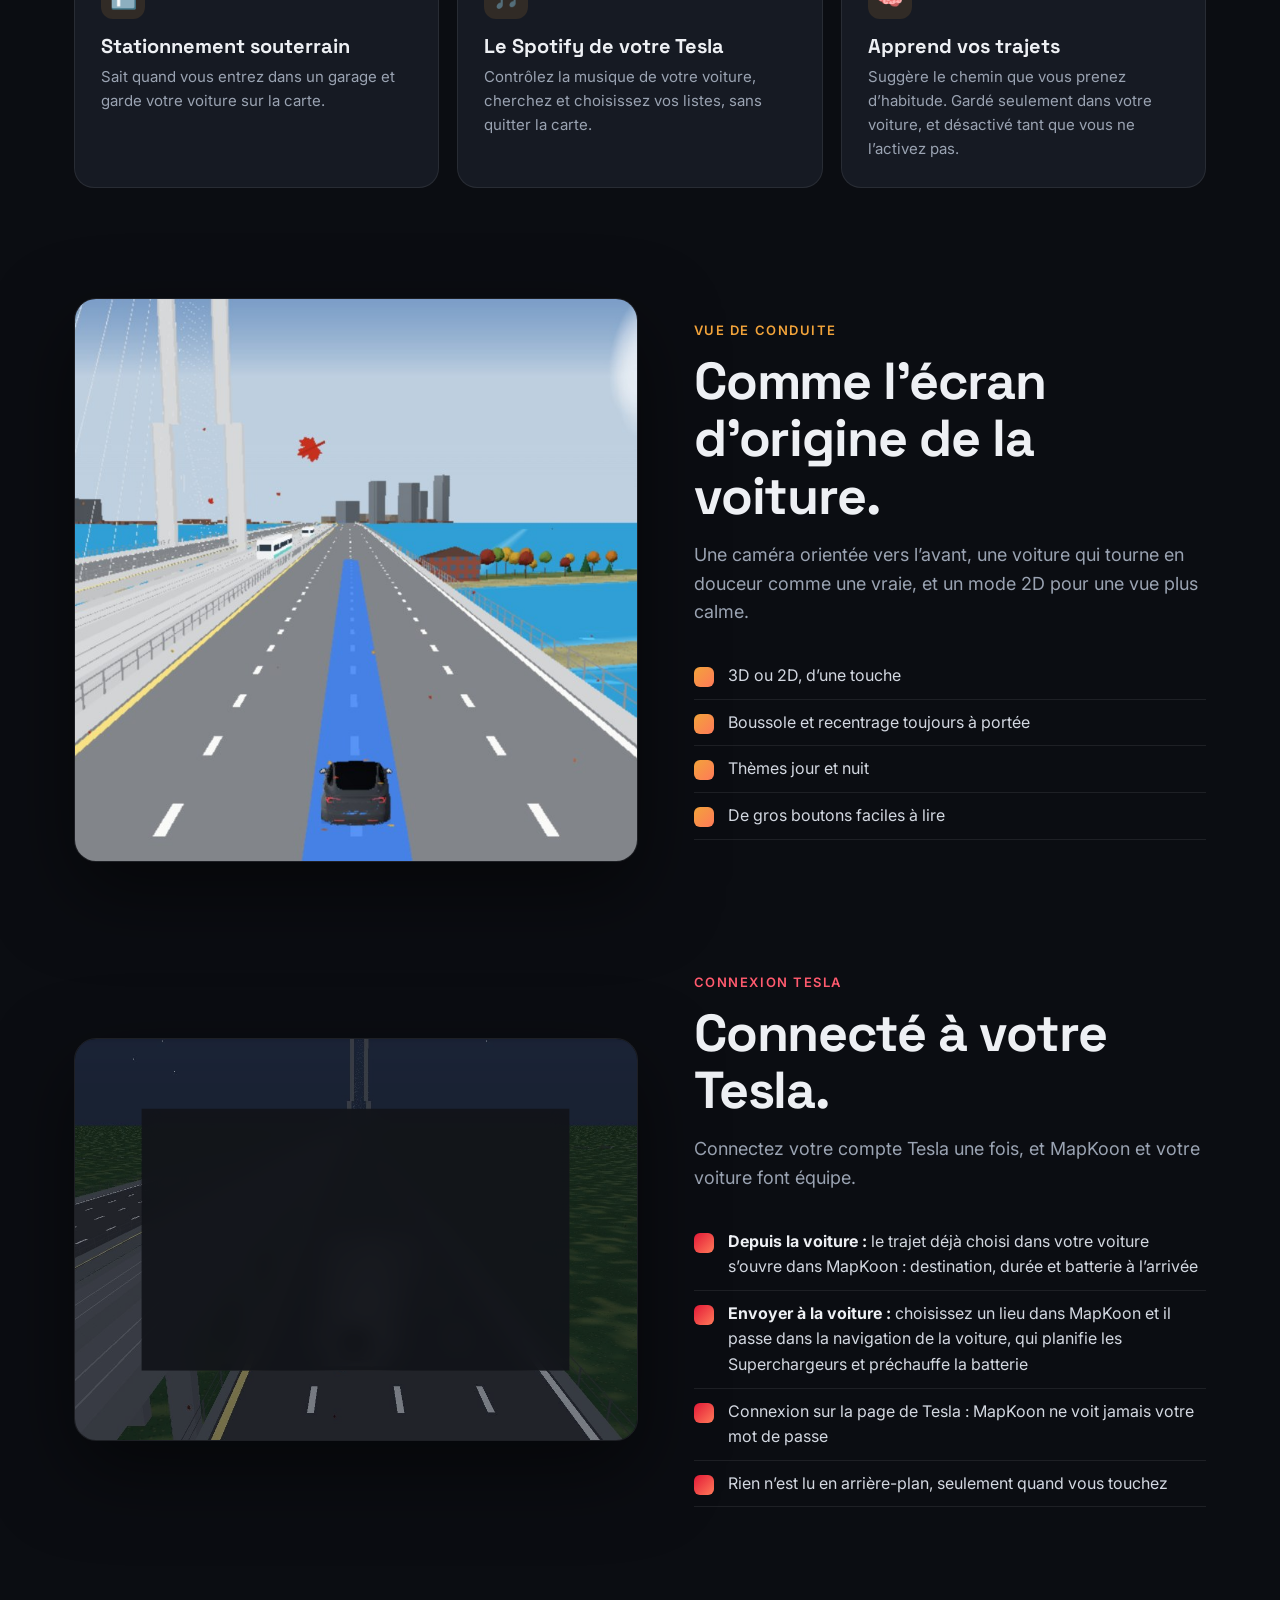
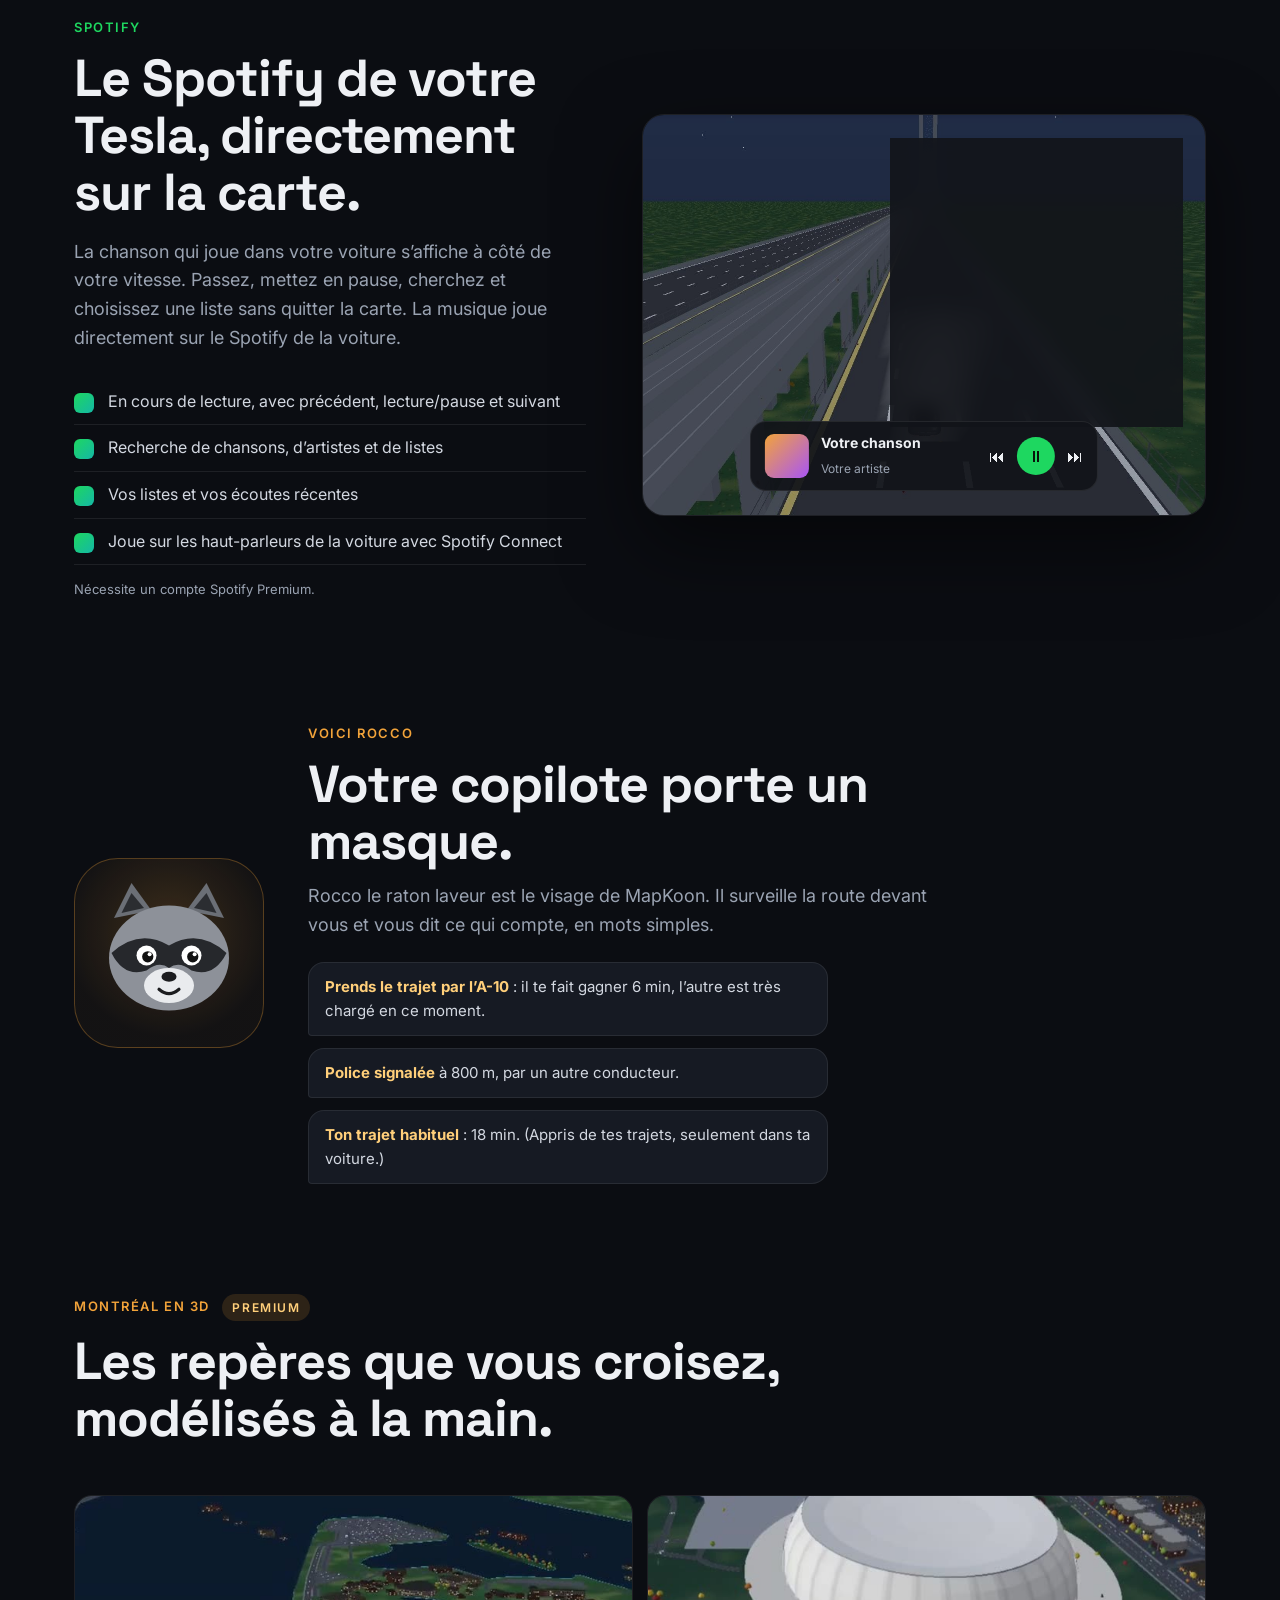
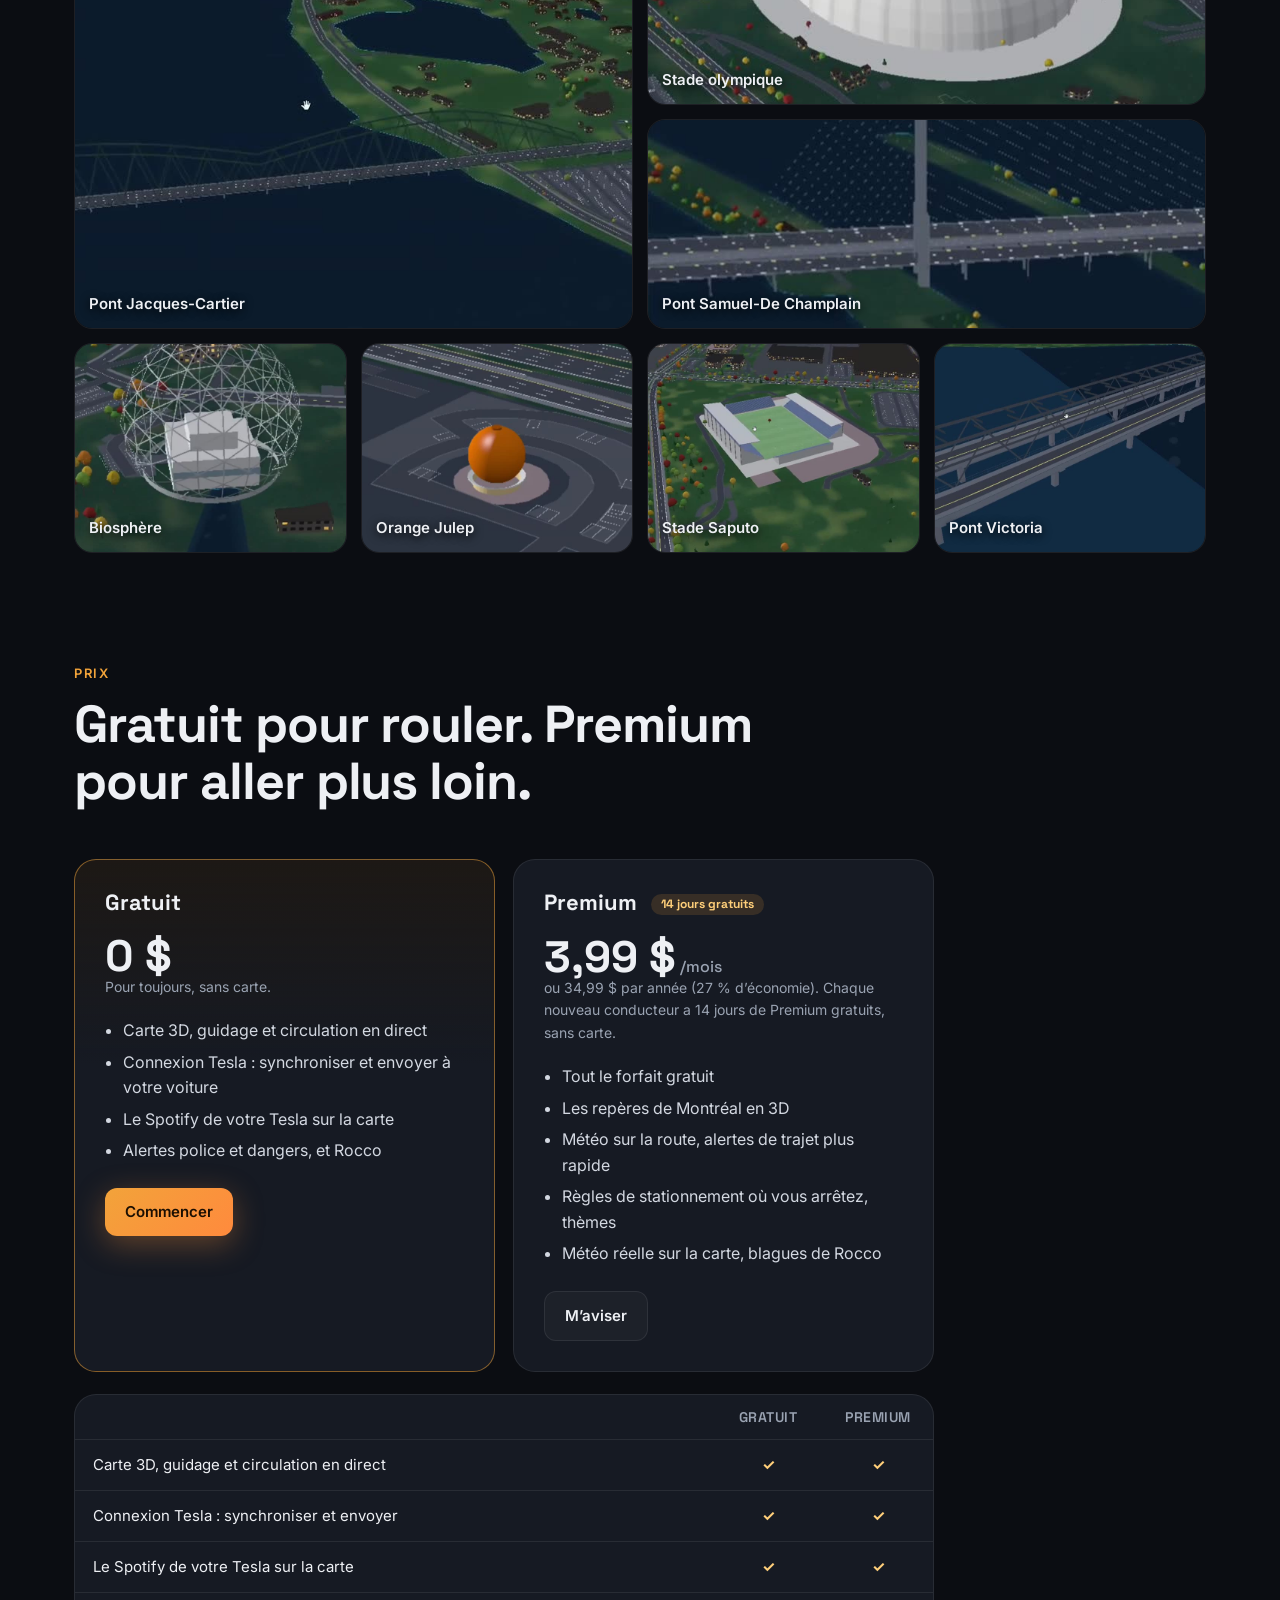
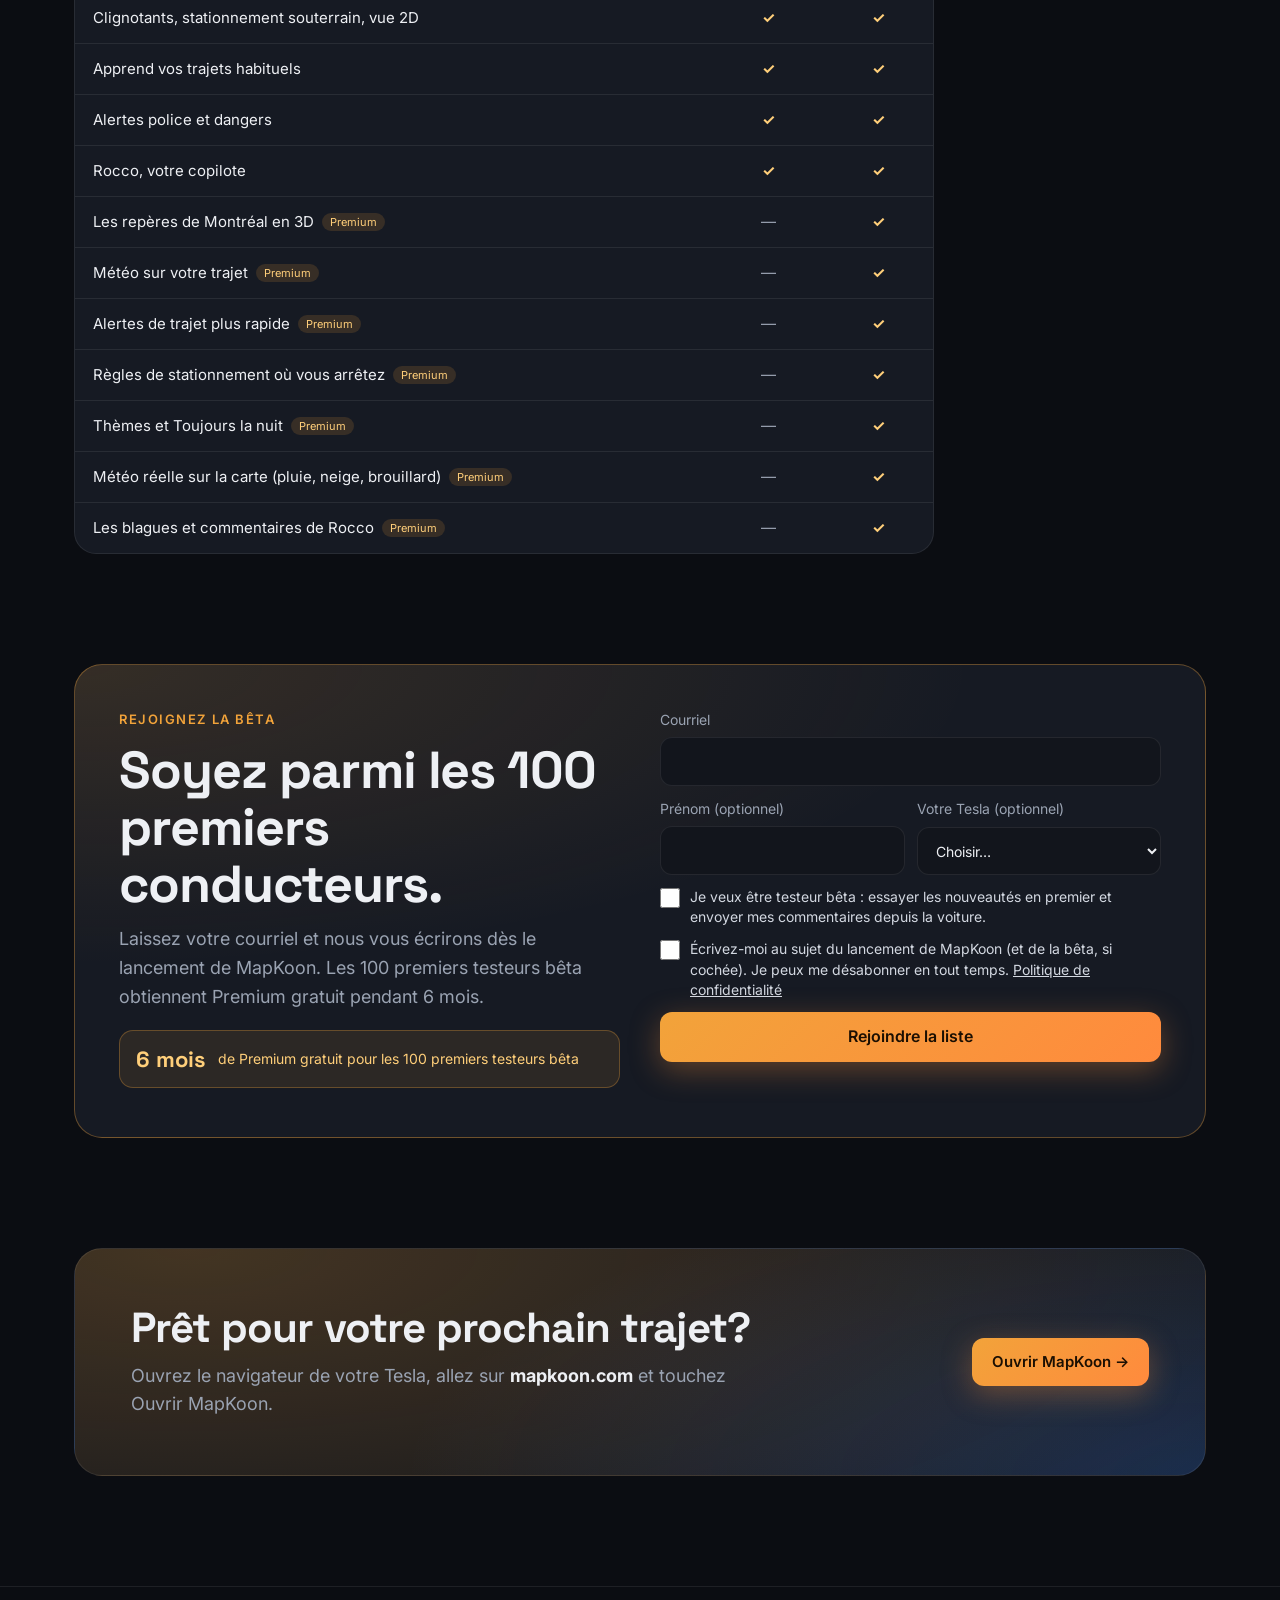
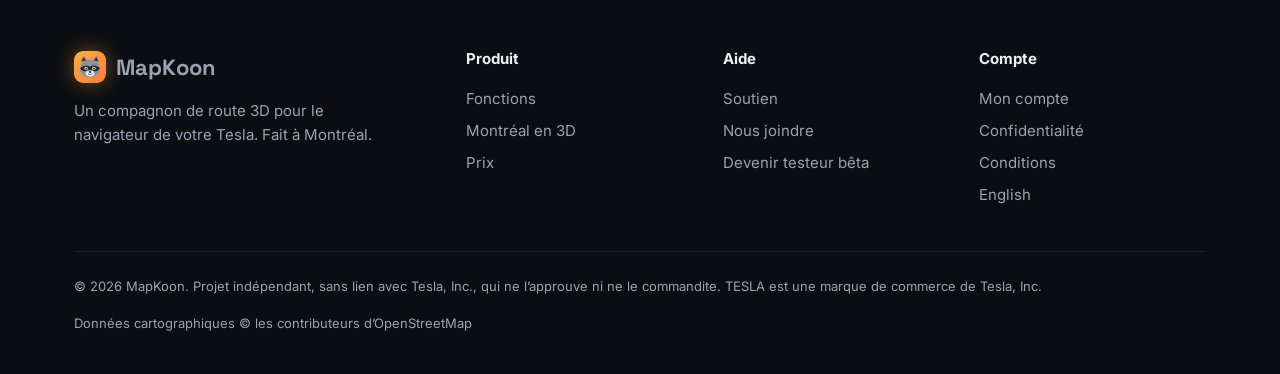
<file: fr/index.html>
<!doctype html>
<html lang="fr-CA">
<head>
<link rel="alternate" hreflang="fr" href="https://mapkoon.com/fr/">
<link rel="alternate" hreflang="en" href="https://mapkoon.com/">
<meta charset="utf-8">
<link rel="icon" href="/img/rocco.svg" type="image/svg+xml">
<meta name="viewport" content="width=device-width,initial-scale=1">
<title>MapKoon · Navigation 3D pour votre Tesla</title>
<meta name="description" content="MapKoon transforme le navigateur de votre Tesla en carte 3D vivante de Montréal : vrais ponts, points de repère, voies et clignotants.">
<link rel="preconnect" href="https://fonts.googleapis.com">
<link href="https://fonts.googleapis.com/css2?family=Space+Grotesk:wght@500;700&family=Inter:wght@400;500;600&display=swap" rel="stylesheet">
<style>
:root{--bg:#0b0d12;--bg2:#12151c;--card:#161a23;--line:rgba(255,255,255,.08);--text:#eef0f4;--sub:#9aa3b2;--accent:#f2a33a;--accent2:#ffcf7a;--blue:#3b82f6}
*{box-sizing:border-box}html,body{margin:0;background:var(--bg);color:var(--text);font:16px/1.6 Inter,system-ui,sans-serif}
a{color:inherit;text-decoration:none}img{display:block;max-width:100%}
.wrap{max-width:1180px;margin:0 auto;padding:0 24px}
h1,h2,h3{font-family:"Space Grotesk",Inter,sans-serif;line-height:1.1;margin:0}
/* nav */
.nav{position:sticky;top:0;z-index:10;background:rgba(11,13,18,.72);backdrop-filter:blur(14px);border-bottom:1px solid var(--line)}
.nav .wrap{display:flex;align-items:center;gap:28px;height:68px}
.logo{display:flex;align-items:center;gap:10px;font:700 22px "Space Grotesk"}
.logo i{width:32px;height:32px;border-radius:9px;background:url(/img/rocco.svg) center/cover no-repeat;display:inline-block;box-shadow:0 0 20px rgba(242,163,58,.45)}
.links{display:flex;gap:22px;color:var(--sub);font-size:15px}.links a:hover{color:var(--text)}
.sp{flex:1}
.btn{display:inline-flex;align-items:center;gap:8px;padding:12px 20px;border-radius:12px;font-weight:600;font-size:15px}
.btn.pri{background:linear-gradient(135deg,var(--accent),#ff8a3d);color:#1b0f02;box-shadow:0 8px 30px rgba(242,140,58,.35)}
.btn.ghost{border:1px solid var(--line);color:var(--text);background:rgba(255,255,255,.03)}
/* hero */
.hero{position:relative;min-height:88vh;display:flex;align-items:flex-end;overflow:hidden}
.hero img,.hero video{position:absolute;inset:0;width:100%;height:100%;object-fit:cover;object-position:center 45%}
@media (prefers-reduced-motion:reduce){.hero video{display:none}.hero{background:url(/vid/hero.jpg) center/cover}}
.hero:after{content:"";position:absolute;inset:0;background:linear-gradient(180deg,rgba(11,13,18,.15) 0%,rgba(11,13,18,.2) 40%,rgba(11,13,18,.92) 85%,var(--bg) 100%)}
.hero .wrap{position:relative;z-index:1;padding-bottom:72px}
.pill{display:inline-flex;gap:8px;align-items:center;padding:6px 14px;border-radius:99px;background:rgba(255,255,255,.08);border:1px solid var(--line);font-size:13px;color:var(--accent2);margin-bottom:18px}
.pill b{width:8px;height:8px;border-radius:50%;background:#34d399;box-shadow:0 0 10px #34d399}
.hero h1{font-size:clamp(40px,7vw,84px);max-width:900px;letter-spacing:-.02em}
.hero h1 span{background:linear-gradient(90deg,var(--accent2),var(--accent),#ff7a59);-webkit-background-clip:text;background-clip:text;color:transparent}
.hero p{font-size:clamp(17px,2vw,21px);color:#c7cdd8;max-width:640px;margin:20px 0 30px}
.cta{display:flex;gap:12px;flex-wrap:wrap}
/* stats */
.stats{display:grid;grid-template-columns:repeat(4,1fr);gap:1px;background:var(--line);border:1px solid var(--line);border-radius:18px;overflow:hidden;margin-top:-30px;position:relative;z-index:2}
.stats div{background:var(--bg2);padding:22px}.stats b{display:block;font:700 28px "Space Grotesk";color:var(--accent2)}.stats span{color:var(--sub);font-size:14px}
section{padding:110px 0}
.kick{color:var(--accent);font-weight:600;letter-spacing:.12em;text-transform:uppercase;font-size:13px;margin-bottom:12px}
h2{font-size:clamp(32px,4.5vw,52px);letter-spacing:-.02em;max-width:760px}
.lead{color:var(--sub);font-size:18px;max-width:640px;margin:16px 0 0}
/* features */
.grid{display:grid;grid-template-columns:repeat(3,1fr);gap:18px;margin-top:48px}
.card{background:var(--card);border:1px solid var(--line);border-radius:20px;padding:26px;position:relative;overflow:hidden}
.card .ic{width:44px;height:44px;border-radius:12px;display:grid;place-items:center;font-size:22px;background:rgba(242,163,58,.12);margin-bottom:16px}
.card h3{font-size:20px;margin-bottom:8px}.card p{color:var(--sub);margin:0;font-size:15px}
/* split */
.split{display:grid;grid-template-columns:1.1fr 1fr;gap:56px;align-items:center}
.shot{border-radius:22px;overflow:hidden;border:1px solid var(--line);box-shadow:0 30px 80px rgba(0,0,0,.5)}
.checks{list-style:none;padding:0;margin:26px 0 0}.checks li{padding:10px 0 10px 34px;position:relative;color:#d3d8e1;border-bottom:1px solid var(--line)}
.checks li:before{content:"";position:absolute;left:0;top:14px;width:20px;height:20px;border-radius:6px;background:linear-gradient(135deg,var(--accent),#ff7a59)}
/* tesla */
.ts-checks li:before{background:linear-gradient(135deg,#e31937,#ff7a59)}.ts-checks b{color:var(--text)}
.tes{position:relative;border-radius:22px;overflow:hidden;border:1px solid var(--line);aspect-ratio:7/5;box-shadow:0 30px 80px rgba(0,0,0,.5)}
.tes>img{position:absolute;inset:0;width:100%;height:100%;object-fit:cover;filter:brightness(.6) saturate(.9)}
.ts-card{position:absolute;left:50%;top:50%;transform:translate(-50%,-50%);width:76%;background:rgba(18,20,26,.92);backdrop-filter:blur(10px);border:1px solid var(--line);border-radius:18px;padding:18px}
.ts-top{display:flex;align-items:center;gap:12px;padding-bottom:14px;border-bottom:1px solid var(--line)}
.ts-logo{width:40px;height:40px;border-radius:10px;background:rgba(255,255,255,.08);display:grid;place-items:center;font:700 20px "Space Grotesk";color:#fff}
.ts-top b{display:block}.ts-top span{font-size:13px;color:var(--sub)}.ts-top em{margin-left:auto;font-style:normal;font-size:13px;color:#34d399}
.ts-trip{padding:14px 0}.ts-k{font-size:12px;color:var(--sub);text-transform:uppercase;letter-spacing:.08em;margin-bottom:4px}.ts-trip>b{font-size:20px}
.ts-m{display:flex;gap:14px;flex-wrap:wrap;margin-top:8px;font-size:13px;color:#d3d8e1}
.ts-btns{display:flex;gap:10px}.ts-btns span{flex:1;text-align:center;padding:10px;border-radius:10px;font-weight:600;font-size:14px}
.ts-btns .b1{border:1px solid var(--line)}.ts-btns .b2{background:#e31937;color:#fff}
@media (max-width:860px){.ts-card{width:90%;padding:14px}}
/* spotify */
.sp-checks li:before{background:linear-gradient(135deg,#1ed760,#14b8a6)}
.spot{position:relative;border-radius:22px;overflow:hidden;border:1px solid var(--line);aspect-ratio:7/5;box-shadow:0 30px 80px rgba(0,0,0,.5)}
.spot>img{position:absolute;inset:0;width:100%;height:100%;object-fit:cover;filter:brightness(.75)}
.sp-panel{position:absolute;right:4%;top:6%;width:52%;background:rgba(18,20,26,.9);backdrop-filter:blur(10px);border:1px solid var(--line);border-radius:16px;padding:14px}
.sp-search{background:rgba(255,255,255,.07);border-radius:10px;padding:9px 12px;color:var(--sub);font-size:13px;margin-bottom:12px}
.sp-h{font-size:12px;color:var(--sub);text-transform:uppercase;letter-spacing:.08em;margin:4px 0 8px}
.sp-row{display:flex;gap:10px;align-items:center;padding:6px 0}.sp-row i{width:38px;height:38px;border-radius:8px;flex:none}
.sp-row b{display:block;font-size:14px}.sp-row span{font-size:12px;color:var(--sub)}
.sp-card{position:absolute;left:50%;bottom:6%;transform:translateX(-50%);width:62%;display:flex;align-items:center;gap:12px;background:rgba(18,20,26,.92);border:1px solid var(--line);border-radius:16px;padding:10px 14px}
.sp-card>i{width:44px;height:44px;border-radius:9px;background:linear-gradient(135deg,#f2a33a,#a855f7);flex:none}
.sp-card .t{flex:1;min-width:0}.sp-card b{display:block;font-size:14px}.sp-card .t span{font-size:12px;color:var(--sub)}
.sp-card .ctl{display:flex;gap:12px;align-items:center;font-size:16px}.sp-card .pp{width:38px;height:38px;border-radius:50%;background:#1ed760;color:#08130c;display:grid;place-items:center}
@media (max-width:860px){.sp-panel{width:70%}.sp-card{width:86%}}
/* gallery */
.gal{display:grid;grid-template-columns:repeat(6,1fr);grid-auto-rows:210px;gap:14px;margin-top:48px}
.gal figure{margin:0;position:relative;border-radius:18px;overflow:hidden;border:1px solid var(--line)}
.gal img,.gal video{width:100%;height:100%;object-fit:cover;display:block;background:#0b1424}
.gal figcaption{position:absolute;left:14px;bottom:12px;font-weight:600;font-size:15px;text-shadow:0 2px 10px #000}
.gal{grid-template-columns:repeat(12,1fr)}.gal .a{grid-column:span 6;grid-row:span 2}.gal .b{grid-column:span 6}.gal .c{grid-column:span 3}
/* pricing */
.price{display:grid;grid-template-columns:1fr 1fr;gap:18px;margin-top:48px;max-width:860px}
.plan{background:var(--card);border:1px solid var(--line);border-radius:22px;padding:30px}
.plan.hot{border-color:rgba(242,163,58,.5);background:linear-gradient(180deg,rgba(242,163,58,.08),var(--card) 40%)}
.plan h3{font-size:22px}.plan .amt{font:700 44px "Space Grotesk";margin:14px 0 4px}.plan .amt small{font-size:16px;color:var(--sub);font-weight:500}
.plan ul{padding-left:18px;color:#d3d8e1;margin:18px 0 24px}.plan li{margin:6px 0}
.tag{display:inline-block;font-size:12px;padding:4px 10px;border-radius:99px;background:rgba(242,163,58,.15);color:var(--accent2);margin-left:8px;vertical-align:middle}
.cmp{width:100%;max-width:860px;margin-top:22px;border-collapse:separate;border-spacing:0;background:var(--card);border:1px solid var(--line);border-radius:22px;overflow:hidden;font-size:15px}
.cmp th,.cmp td{padding:13px 18px;text-align:left;border-bottom:1px solid var(--line)}.cmp tr:last-child td{border-bottom:0}
.cmp th{font:600 14px "Space Grotesk";color:var(--sub);letter-spacing:.04em;text-transform:uppercase}
.cmp td.c,.cmp th.c{text-align:center;width:110px}.cmp td.c{font-weight:700;color:var(--accent2)}.cmp td.n{color:var(--sub);font-weight:400}
.cmp tr.pro td:first-child:after{content:"Premium";font-size:11px;padding:2px 8px;border-radius:99px;background:rgba(242,163,58,.15);color:var(--accent2);margin-left:8px;vertical-align:middle}
.price .note{color:var(--sub);font-size:14px;margin:-12px 0 20px}
@media (max-width:700px){.cmp th,.cmp td{padding:11px 10px;font-size:14px}.cmp td.c,.cmp th.c{width:64px}.cmp tr.pro td:first-child:after{display:none}}
/* rocco */
.rocco{display:grid;grid-template-columns:auto 1fr;gap:44px;align-items:center}
.rocco .face{width:190px;height:190px;border-radius:44px;display:grid;place-items:center;background:radial-gradient(circle at 50% 40%,rgba(242,163,58,.22),rgba(242,163,58,.04) 70%);border:1px solid rgba(242,163,58,.3);animation:rb 4s ease-in-out infinite}
@keyframes rb{0%,100%{transform:translateY(0)}50%{transform:translateY(-6px)}}
@media (prefers-reduced-motion:reduce){.rocco .face{animation:none}}
.bubbles{display:grid;gap:12px;margin-top:22px}
.bub{position:relative;background:var(--card);border:1px solid var(--line);border-radius:16px 16px 16px 4px;padding:12px 16px;font-size:15px;color:#d3d8e1;max-width:520px}
.bub b{color:var(--accent2)}
@media (max-width:860px){.rocco{grid-template-columns:1fr;gap:22px;justify-items:start}.rocco .face{width:140px;height:140px;border-radius:34px}.rocco .face svg{width:110px;height:110px}}
/* waitlist */
.wl{display:grid;grid-template-columns:1fr 1fr;gap:40px;align-items:start;background:var(--card);border:1px solid rgba(242,163,58,.35);border-radius:28px;padding:44px;background-image:radial-gradient(900px 300px at 0% 0%,rgba(242,163,58,.14),transparent)}
.wl form{display:grid;gap:12px}
.wl label.f{display:grid;gap:6px;font-size:14px;color:var(--sub)}
.wl input[type=email],.wl input[type=text],.wl select{width:100%;font:inherit;color:var(--text);background:var(--bg2);border:1px solid var(--line);border-radius:12px;padding:12px 14px;min-height:46px}
.wl input:focus,.wl select:focus{outline:2px solid var(--accent);outline-offset:1px}
.wl .two{display:grid;grid-template-columns:1fr 1fr;gap:12px}
.wl .ck{display:flex;gap:10px;align-items:flex-start;font-size:14px;color:#d3d8e1;line-height:1.45;cursor:pointer}
.wl .ck input{width:20px;height:20px;margin:1px 0 0;accent-color:var(--accent);flex:none}
.wl .ck a{text-decoration:underline}
.wl .hp{position:absolute;left:-9999px;width:1px;height:1px;overflow:hidden}
.wl button{border:0;cursor:pointer;justify-content:center;font:inherit;font-weight:600;min-height:48px}
.wl button[disabled]{opacity:.6;cursor:default}
.wl .msg{min-height:1.4em;font-size:14px}.wl .msg.ok{color:#6ee7a8}.wl .msg.err{color:#ff8f7a}
.wl .perk{margin-top:18px;display:flex;gap:12px;align-items:center;padding:14px 16px;border-radius:14px;background:rgba(242,163,58,.1);border:1px solid rgba(242,163,58,.3);font-size:14px;color:var(--accent2)}
.wl .perk b{font:700 22px "Space Grotesk";color:var(--accent2);white-space:nowrap}
@media (max-width:860px){.wl{grid-template-columns:1fr;padding:26px;gap:24px}.wl .two{grid-template-columns:1fr}}
/* band */
.band{border-radius:28px;padding:56px;background:radial-gradient(1200px 400px at 10% 0%,rgba(242,163,58,.22),transparent),radial-gradient(800px 300px at 100% 100%,rgba(59,130,246,.22),transparent),var(--bg2);border:1px solid var(--line);display:flex;align-items:center;gap:30px;flex-wrap:wrap}
.band h2{font-size:clamp(28px,3.6vw,42px)}
/* footer */
footer{border-top:1px solid var(--line);padding:60px 0 40px;color:var(--sub);font-size:15px}
.fgrid{display:grid;grid-template-columns:1.6fr 1fr 1fr 1fr;gap:30px}
footer h4{color:var(--text);margin:0 0 12px;font-size:15px}footer a{display:block;padding:4px 0}footer a:hover{color:var(--text)}
.legal{margin-top:40px;padding-top:24px;border-top:1px solid var(--line);font-size:13px;display:flex;justify-content:space-between;gap:16px;flex-wrap:wrap}
.btn{white-space:nowrap}@media (max-width:860px){.nav .btn.ghost{display:none}.nav .btn.pri{padding:10px 14px}.links{display:none}.stats{grid-template-columns:1fr 1fr}.grid{grid-template-columns:1fr}.split{grid-template-columns:1fr}.gal{grid-template-columns:1fr 1fr;grid-auto-rows:150px}.gal .a{grid-column:span 2;grid-row:span 1}.gal .b,.gal .c{grid-column:span 1;grid-row:span 1}.price{grid-template-columns:1fr}.fgrid{grid-template-columns:1fr 1fr}.band{padding:32px}section{padding:72px 0}.hero{min-height:78vh}}
</style>
</head>
<body>
<header class="nav"><div class="wrap">
  <a class="logo" href="/fr/"><i></i>MapKoon</a>
  <nav class="links"><a href="#features">Fonctions</a><a href="#tesla">Tesla</a><a href="#music">Spotify</a><a href="#montreal">Montréal en 3D</a><a href="#pricing">Prix</a><a href="/" lang="en">English</a></nav>
  <span class="sp"></span>
  <a class="btn ghost" href="https://tessynav.github.io/account.html">Compte</a>
  <a class="btn pri" href="https://tessynav.github.io/v2/">Ouvrir MapKoon</a>
</div></header>

<section class="hero" style="padding:0">
  <video class="hv" autoplay muted loop playsinline preload="auto" poster="/vid/hero.jpg" aria-label="MapKoon sur le pont Samuel-De Champlain la nuit"><source src="/vid/hero.mp4" type="video/mp4"></video>
  <div class="wrap">
    <a class="pill" href="#waitlist"><b></b> En version bêta · Fait à Montréal →</a>
    <h1>L’écran de votre Tesla devient une <span>ville 3D vivante.</span></h1>
    <p>MapKoon fonctionne directement dans le navigateur de votre Tesla. Vrais ponts, points de repère, voies et clignotants, dessinés en 3D autour de votre voiture pendant que vous roulez.</p>
    <div class="cta"><a class="btn pri" href="https://tessynav.github.io/v2/">Ouvrir dans votre Tesla →</a><a class="btn ghost" href="#features">Voir ce qu’il fait</a></div>
  </div>
</section>

<div class="wrap">
  <div class="stats">
    <div><b>60 fps</b><span>fluide sur l’écran de la voiture</span></div>
    <div><b>3D</b><span>routes, ponts et repères</span></div>
    <div><b>Tesla</b><span>synchronisé avec votre voiture</span></div>
    <div><b>Hors ligne</b><span>fonctionne même avec un signal faible</span></div>
  </div>
</div>

<section id="features"><div class="wrap">
  <div class="kick">Fonctions</div>
  <h2>Tout ce qu’il faut sur la route. Rien de trop.</h2>
  <p class="lead">Conçu et testé sur de vrais trajets à Montréal, un enregistrement à la fois.</p>
  <div class="grid">
    <div class="card"><div class="ic">🛣️</div><h3>De vraies routes 3D</h3><p>Chaque voie, bretelle et viaduc en 3D, avec les ponts à leur vraie hauteur.</p></div>
    <div class="card"><div class="ic">🧭</div><h3>Guidage virage par virage</h3><p>Des indications claires, la circulation en direct et une ligne bleue qui reste dans votre voie.</p></div>
    <div class="card"><div class="ic">💡</div><h3>Clignotants intelligents</h3><p>Les clignotants de votre voiture s’allument à l’écran avant chaque sortie et virage.</p></div>
    <div class="card"><div class="ic">🅿️</div><h3>Stationnement souterrain</h3><p>Sait quand vous entrez dans un garage et garde votre voiture sur la carte.</p></div>
    <div class="card"><div class="ic">🎵</div><h3>Le Spotify de votre Tesla</h3><p>Contrôlez la musique de votre voiture, cherchez et choisissez vos listes, sans quitter la carte.</p></div>
    <div class="card"><div class="ic">🧠</div><h3>Apprend vos trajets</h3><p>Suggère le chemin que vous prenez d’habitude. Gardé seulement dans votre voiture, et désactivé tant que vous ne l’activez pas.</p></div>
  </div>
</div></section>

<section style="padding-top:0"><div class="wrap split">
  <div class="shot"><img src="/img/lane.jpg" alt="La ligne bleue qui suit la voie de la voiture"></div>
  <div>
    <div class="kick">Vue de conduite</div>
    <h2>Comme l’écran d’origine de la voiture.</h2>
    <p class="lead">Une caméra orientée vers l’avant, une voiture qui tourne en douceur comme une vraie, et un mode 2D pour une vue plus calme.</p>
    <ul class="checks"><li>3D ou 2D, d’une touche</li><li>Boussole et recentrage toujours à portée</li><li>Thèmes jour et nuit</li><li>De gros boutons faciles à lire</li></ul>
  </div>
</div></section>

<section id="tesla" style="padding-top:0"><div class="wrap split">
  <div class="tes">
    <img src="/img/hero.jpg" alt="">
    <div class="ts-card">
      <div class="ts-top"><span class="ts-logo">🚗</span><div><b>Ma Tesla</b><span>Connectée · Model 3</span></div><em>● En ligne</em></div>
      <div class="ts-trip"><div class="ts-k">Synchronisé depuis la navigation de la voiture</div><b>Centre-ville de Montréal</b><div class="ts-m"><span>🕒 23 min</span><span>🔋 64 % à l’arrivée</span><span>⚡ 1 arrêt Superchargeur</span></div></div>
      <div class="ts-btns"><span class="b1">⟳ Depuis la voiture</span><span class="b2">➤ Envoyer à la voiture</span></div>
    </div>
  </div>
  <div>
    <div class="kick" style="color:#ff5a6e">Connexion Tesla</div>
    <h2>Connecté à votre Tesla.</h2>
    <p class="lead">Connectez votre compte Tesla une fois, et MapKoon et votre voiture font équipe.</p>
    <ul class="checks ts-checks"><li><b>Depuis la voiture :</b> le trajet déjà choisi dans votre voiture s’ouvre dans MapKoon : destination, durée et batterie à l’arrivée</li><li><b>Envoyer à la voiture :</b> choisissez un lieu dans MapKoon et il passe dans la navigation de la voiture, qui planifie les Superchargeurs et préchauffe la batterie</li><li>Connexion sur la page de Tesla : MapKoon ne voit jamais votre mot de passe</li><li>Rien n’est lu en arrière-plan, seulement quand vous touchez</li></ul>
  </div>
</div></section>

<section id="music" style="padding-top:0"><div class="wrap split" style="grid-template-columns:1fr 1.1fr">
  <div>
    <div class="kick" style="color:#1ed760">Spotify</div>
    <h2>Le Spotify de votre Tesla, directement sur la carte.</h2>
    <p class="lead">La chanson qui joue dans votre voiture s’affiche à côté de votre vitesse. Passez, mettez en pause, cherchez et choisissez une liste sans quitter la carte. La musique joue directement sur le Spotify de la voiture.</p>
    <ul class="checks sp-checks"><li>En cours de lecture, avec précédent, lecture/pause et suivant</li><li>Recherche de chansons, d’artistes et de listes</li><li>Vos listes et vos écoutes récentes</li><li>Joue sur les haut-parleurs de la voiture avec Spotify Connect</li></ul>
    <p style="color:var(--sub);font-size:13px;margin-top:14px">Nécessite un compte Spotify Premium.</p>
  </div>
  <div class="spot">
    <img src="/img/hero.jpg" alt="">
    <div class="sp-panel">
      <div class="sp-search">🔍 Chansons, artistes, listes</div>
      <div class="sp-h">Vos listes</div>
      <div class="sp-row"><i style="background:linear-gradient(135deg,#f2a33a,#ff5f6d)"></i><div><b>Night Drive</b><span>42 chansons</span></div></div>
      <div class="sp-row"><i style="background:linear-gradient(135deg,#3b82f6,#a855f7)"></i><div><b>Highway 20</b><span>28 chansons</span></div></div>
      <div class="sp-row"><i style="background:linear-gradient(135deg,#1ed760,#0ea5e9)"></i><div><b>Morning Commute</b><span>35 chansons</span></div></div>
    </div>
    <div class="sp-card"><i></i><div class="t"><b>Votre chanson</b><span>Votre artiste</span></div><div class="ctl"><span>⏮</span><span class="pp">⏸</span><span>⏭</span></div></div>
  </div>
</div></section>

<section id="rocco" style="padding-top:0"><div class="wrap rocco">
  <div class="face"><svg viewBox="-60 -62 120 120" width="150" height="150" role="img" aria-label="Rocco"><path d="M-44 -30 L-30 -58 L-14 -36Z" fill="#6b6f76"/><path d="M44 -30 L30 -58 L14 -36Z" fill="#6b6f76"/><path d="M-38 -34 L-30 -50 L-20 -38Z" fill="#2b2d31"/><path d="M38 -34 L30 -50 L20 -38Z" fill="#2b2d31"/><ellipse cx="0" cy="2" rx="48" ry="42" fill="#8d9199"/><path d="M-46 -2 Q-24 -22 0 -8 Q24 -22 46 -2 Q36 18 18 12 Q8 4 0 10 Q-8 4 -18 12 Q-36 18 -46 -2Z" fill="#26282c"/><circle cx="-18" cy="0" r="8" fill="#fff"/><circle cx="18" cy="0" r="8" fill="#fff"/><circle cx="-17" cy="1" r="4.5" fill="#111"/><circle cx="19" cy="1" r="4.5" fill="#111"/><circle cx="-15.5" cy="-1" r="1.6" fill="#fff"/><circle cx="20.5" cy="-1" r="1.6" fill="#fff"/><ellipse cx="0" cy="24" rx="20" ry="14" fill="#e9ebee"/><ellipse cx="0" cy="17" rx="6" ry="4" fill="#1b1c1f"/><path d="M-8 27 Q0 34 8 27" stroke="#1b1c1f" stroke-width="2.5" fill="none" stroke-linecap="round"/></svg></div>
  <div><div class="kick">Voici Rocco</div><h2>Votre copilote porte un masque.</h2><p class="lead" style="margin-top:12px">Rocco le raton laveur est le visage de MapKoon. Il surveille la route devant vous et vous dit ce qui compte, en mots simples.</p>
    <div class="bubbles"><div class="bub"><b>Prends le trajet par l’A-10</b> : il te fait gagner 6 min, l’autre est très chargé en ce moment.</div><div class="bub"><b>Police signalée</b> à 800 m, par un autre conducteur.</div><div class="bub"><b>Ton trajet habituel</b> : 18 min. (Appris de tes trajets, seulement dans ta voiture.)</div></div></div>
</div></section>

<section id="montreal" style="padding-top:0"><div class="wrap">
  <div class="kick">Montréal en 3D <span class="tag">Premium</span></div>
  <h2>Les repères que vous croisez, modélisés à la main.</h2>
  <div class="gal">
    <figure class="a"><video data-src="/vid/jc.mp4" poster="/vid/jc.jpg" muted loop playsinline preload="none" aria-label="Pont Jacques-Cartier in 3D"></video><figcaption>Pont Jacques-Cartier</figcaption></figure>
    <figure class="b"><video data-src="/vid/oly.mp4" poster="/vid/oly.jpg" muted loop playsinline preload="none" aria-label="Stade olympique in 3D"></video><figcaption>Stade olympique</figcaption></figure>
    <figure class="b"><video data-src="/vid/champlain.mp4" poster="/vid/champlain.jpg" muted loop playsinline preload="none" aria-label="Pont Samuel-De Champlain in 3D"></video><figcaption>Pont Samuel-De Champlain</figcaption></figure>
    <figure class="c"><video data-src="/vid/bio.mp4" poster="/vid/bio.jpg" muted loop playsinline preload="none" aria-label="Biosphère in 3D"></video><figcaption>Biosphère</figcaption></figure>
    <figure class="c"><video data-src="/vid/julep.mp4" poster="/vid/julep.jpg" muted loop playsinline preload="none" aria-label="Orange Julep in 3D"></video><figcaption>Orange Julep</figcaption></figure>
    <figure class="c"><video data-src="/vid/saputo.mp4" poster="/vid/saputo.jpg" muted loop playsinline preload="none" aria-label="Stade Saputo in 3D"></video><figcaption>Stade Saputo</figcaption></figure>
    <figure class="c"><video data-src="/vid/vic.mp4" poster="/vid/vic.jpg" muted loop playsinline preload="none" aria-label="Pont Victoria in 3D"></video><figcaption>Pont Victoria</figcaption></figure>
  </div>
</div></section>

<section id="pricing" style="padding-top:0"><div class="wrap">
  <div class="kick">Prix</div>
  <h2>Gratuit pour rouler. Premium pour aller plus loin.</h2>
  <div class="price">
    <div class="plan hot"><h3>Gratuit</h3><div class="amt">0 $</div><p class="note">Pour toujours, sans carte.</p><ul><li>Carte 3D, guidage et circulation en direct</li><li>Connexion Tesla : synchroniser et envoyer à votre voiture</li><li>Le Spotify de votre Tesla sur la carte</li><li>Alertes police et dangers, et Rocco</li></ul><a class="btn pri" href="https://tessynav.github.io/v2/">Commencer</a></div>
    <div class="plan"><h3>Premium <span class="tag">14 jours gratuits</span></h3><div class="amt">3,99 $<small> /mois</small></div><p class="note">ou 34,99 $ par année (27 % d’économie). Chaque nouveau conducteur a 14 jours de Premium gratuits, sans carte.</p><ul><li>Tout le forfait gratuit</li><li>Les repères de Montréal en 3D</li><li>Météo sur la route, alertes de trajet plus rapide</li><li>Règles de stationnement où vous arrêtez, thèmes</li><li>Météo réelle sur la carte, blagues de Rocco</li></ul><a class="btn ghost" href="#waitlist">M’aviser</a></div>
  </div>
  <table class="cmp"><tr><th></th><th class="c">Gratuit</th><th class="c">Premium</th></tr><tr><td>Carte 3D, guidage et circulation en direct</td><td class="c">✓</td><td class="c">✓</td></tr><tr><td>Connexion Tesla : synchroniser et envoyer</td><td class="c">✓</td><td class="c">✓</td></tr><tr><td>Le Spotify de votre Tesla sur la carte</td><td class="c">✓</td><td class="c">✓</td></tr><tr><td>Clignotants, stationnement souterrain, vue 2D</td><td class="c">✓</td><td class="c">✓</td></tr><tr><td>Apprend vos trajets habituels</td><td class="c">✓</td><td class="c">✓</td></tr><tr><td>Alertes police et dangers</td><td class="c">✓</td><td class="c">✓</td></tr><tr><td>Rocco, votre copilote</td><td class="c">✓</td><td class="c">✓</td></tr><tr class="pro"><td>Les repères de Montréal en 3D</td><td class="c n">—</td><td class="c">✓</td></tr><tr class="pro"><td>Météo sur votre trajet</td><td class="c n">—</td><td class="c">✓</td></tr><tr class="pro"><td>Alertes de trajet plus rapide</td><td class="c n">—</td><td class="c">✓</td></tr><tr class="pro"><td>Règles de stationnement où vous arrêtez</td><td class="c n">—</td><td class="c">✓</td></tr><tr class="pro"><td>Thèmes et Toujours la nuit</td><td class="c n">—</td><td class="c">✓</td></tr><tr class="pro"><td>Météo réelle sur la carte (pluie, neige, brouillard)</td><td class="c n">—</td><td class="c">✓</td></tr><tr class="pro"><td>Les blagues et commentaires de Rocco</td><td class="c n">—</td><td class="c">✓</td></tr></table>
</div></section>

<section id="waitlist" style="padding-top:0"><div class="wrap">
  <div class="wl">
    <div><div class="kick" id="wl-kick">Rejoignez la bêta</div><h2 id="wl-h2">Soyez parmi les 100 premiers conducteurs.</h2><p class="lead" id="wl-lead" style="margin-top:12px">Laissez votre courriel et nous vous écrirons dès le lancement de MapKoon. Les 100 premiers testeurs bêta obtiennent Premium gratuit pendant 6 mois.</p>
      <div class="perk" id="wl-perk"><b>6 mois</b><span>de Premium gratuit pour les 100 premiers testeurs bêta</span></div></div>
    <form id="wl-form" novalidate>
      <label class="f">Courriel<input type="email" name="email" autocomplete="email" required maxlength="120" inputmode="email"></label>
      <div class="two"><label class="f">Prénom (optionnel)<input type="text" name="name" autocomplete="given-name" maxlength="60"></label>
        <label class="f">Votre Tesla (optionnel)<select name="car"><option value="">Choisir…</option><option>Model 3</option><option>Model Y</option><option>Model S</option><option>Model X</option><option>Cybertruck</option><option value="none">Pas encore</option></select></label></div>
      <label class="hp" aria-hidden="true">Website<input type="text" name="website" tabindex="-1" autocomplete="off"></label>
      <label class="ck" id="wl-betarow"><input type="checkbox" name="beta"><span>Je veux être testeur bêta : essayer les nouveautés en premier et envoyer mes commentaires depuis la voiture.</span></label>
      <label class="ck"><input type="checkbox" name="consent" required><span>Écrivez-moi au sujet du lancement de MapKoon (et de la bêta, si cochée). Je peux me désabonner en tout temps. <a href="/fr/confidentialite.html">Politique de confidentialité</a></span></label>
      <button class="btn pri" type="submit">Rejoindre la liste</button>
      <div class="msg" role="status" aria-live="polite"></div>
    </form>
  </div>
</div></section>

<section id="faq" style="padding-top:0"><div class="wrap">
  <div class="band">
    <div style="flex:1;min-width:260px"><h2>Prêt pour votre prochain trajet?</h2><p class="lead" style="margin-top:10px">Ouvrez le navigateur de votre Tesla, allez sur <b style="color:var(--text)">mapkoon.com</b> et touchez Ouvrir MapKoon.</p></div>
    <a class="btn pri" href="https://tessynav.github.io/v2/">Ouvrir MapKoon →</a>
  </div>
</div></section>

<footer id="account"><div class="wrap">
  <div class="fgrid">
    <div><a class="logo" href="/" style="margin-bottom:12px"><i></i>MapKoon</a><p style="margin:0;max-width:320px">Un compagnon de route 3D pour le navigateur de votre Tesla. Fait à Montréal.</p></div>
    <div><h4>Produit</h4><a href="#features">Fonctions</a><a href="#montreal">Montréal en 3D</a><a href="#pricing">Prix</a></div>
    <div><h4>Aide</h4><a href="mailto:support@mapkoon.com">Soutien</a><a href="mailto:hello@mapkoon.com">Nous joindre</a><a href="#waitlist">Devenir testeur bêta</a></div>
    <div><h4>Compte</h4><a href="https://tessynav.github.io/account.html">Mon compte</a><a href="/fr/confidentialite.html">Confidentialité</a><a href="/fr/conditions.html">Conditions</a><a href="/" lang="en">English</a></div>
  </div>
  <div class="legal"><span>© 2026 MapKoon. Projet indépendant, sans lien avec Tesla, Inc., qui ne l’approuve ni ne le commandite. TESLA est une marque de commerce de Tesla, Inc.</span><span>Données cartographiques © les contributeurs d’OpenStreetMap</span></div>
</div></footer>
<script>/* landmark videos: load and play only while on screen (keeps the page light), and never on "reduce motion" */
(function(){var V=[].slice.call(document.querySelectorAll('.gal video'));if(!('IntersectionObserver' in window)) return;
var still=window.matchMedia&&matchMedia('(prefers-reduced-motion: reduce)').matches;if(still) return;
var io=new IntersectionObserver(function(es){es.forEach(function(e){var v=e.target;
 if(e.isIntersecting){if(!v.src) v.src=v.dataset.src;var p=v.play();if(p&&p.catch) p.catch(function(){});}else v.pause();});},{rootMargin:'100px'});
V.forEach(function(v){io.observe(v);});})();</script>
<script>/* waitlist: sent to the MapKoon server, saved privately */
(function(){var f=document.getElementById('wl-form');if(!f) return;var m=f.querySelector('.msg'),b=f.querySelector('button');
var T={sending:"Envoi…",ok:"Vous êtes sur la liste! Nous vous écrirons au lancement.",again:"Vous êtes déjà sur la liste. Nous vous écrirons au lancement.",email:"Vérifiez votre adresse courriel.",consent:"Cochez la case pour accepter les courriels.",net:"Envoi impossible. Vérifiez votre connexion et réessayez."};
function say(t,c){m.textContent=t;m.className='msg '+(c||'');}
f.addEventListener('submit',function(e){e.preventDefault();var d=new FormData(f),em=String(d.get('email')||'').trim();
 if(!/^[^\s@]+@[^\s@]+\.[a-z]{2,}$/i.test(em)){say(T.email,'err');f.email.focus();return;}
 if(!f.consent.checked){say(T.consent,'err');return;}
 b.disabled=true;say(T.sending);
 fetch('https://tessynav.mznwattar.workers.dev/waitlist',{method:'POST',headers:{'Content-Type':'application/json'},body:JSON.stringify({email:em,name:d.get('name')||'',car:d.get('car')||'',beta:f.beta.checked,consent:true,lang:'fr',website:d.get('website')||''})})
 .then(function(r){return r.json().then(function(j){return [r.ok,j];});}).then(function(x){
   if(x[0]&&x[1].ok){say(x[1].again?T.again:T.ok,'ok');f.reset();b.disabled=false;}else{say(x[1].error==='email'?T.email:x[1].error==='consent'?T.consent:T.net,'err');b.disabled=false;}
 }).catch(function(){say(T.net,'err');b.disabled=false;});
});})();
/* beta spots left (from MapKoon's server): the count while there are spots, "the beta is full" and the 14 free days after */
(function(){fetch('https://tessynav.mznwattar.workers.dev/beta/spots').then(function(r){return r.json();}).then(function(j){
  if(!j||j.left==null) return;var pk=document.getElementById('wl-perk');if(!pk) return;
  if(j.left>0){var sp=pk.querySelector('span');if(sp) sp.innerHTML="de Premium gratuit pour les 100 premiers testeurs bêta · <b style=\"font:inherit;font-weight:700;color:inherit\">encore {n} places</b>".replace('{n}',j.left);return;}
  document.getElementById('wl-kick').textContent="Liste d'attente";document.getElementById('wl-h2').textContent="La bêta est complète. Merci!";document.getElementById('wl-lead').textContent="Laissez votre courriel et nous vous écrirons dès le lancement de MapKoon.";pk.innerHTML="<b>14 jours</b><span>de Premium gratuit pour chaque nouveau conducteur. Ensuite, gardez le compte gratuit ou choisissez Premium.</span>";
  var br=document.getElementById('wl-betarow');if(br){br.style.display='none';var c=br.querySelector('input');if(c) c.checked=false;}
}).catch(function(){});})();
</script>
</body>
</html>
</file>
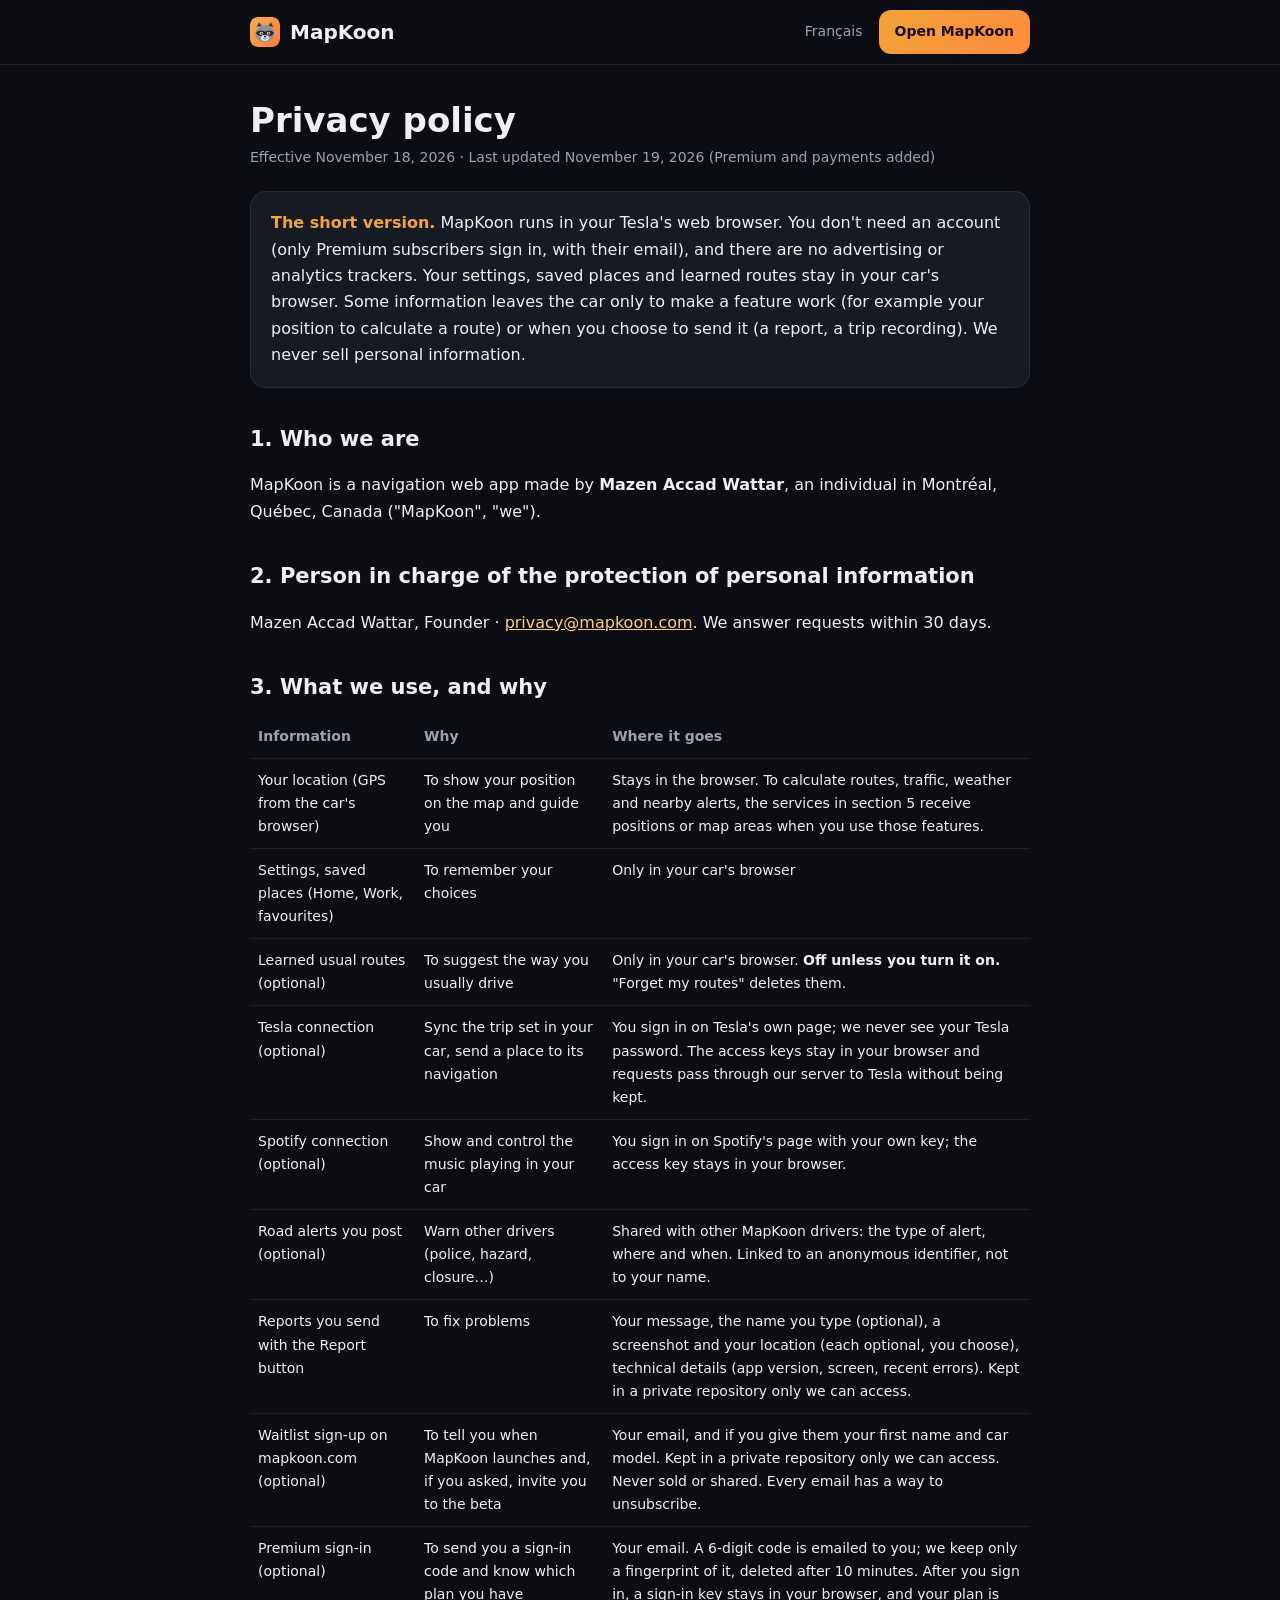
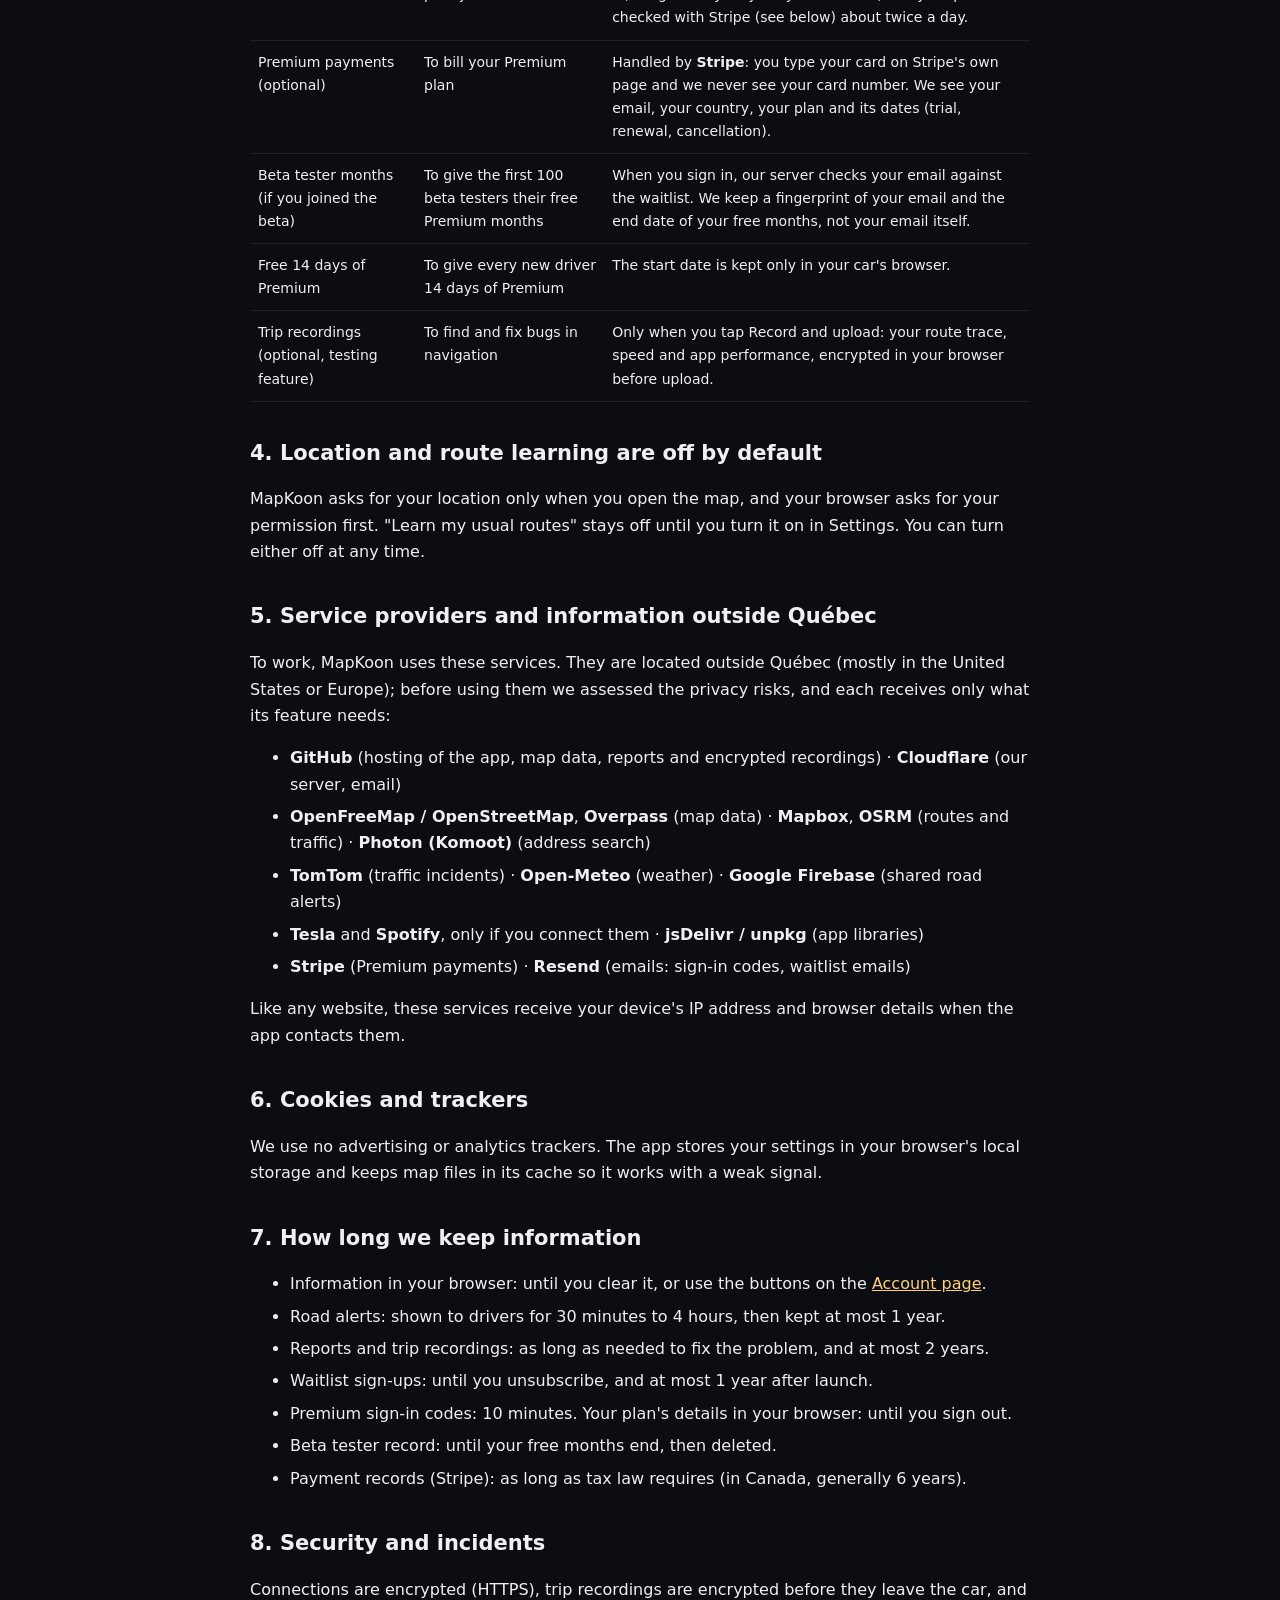
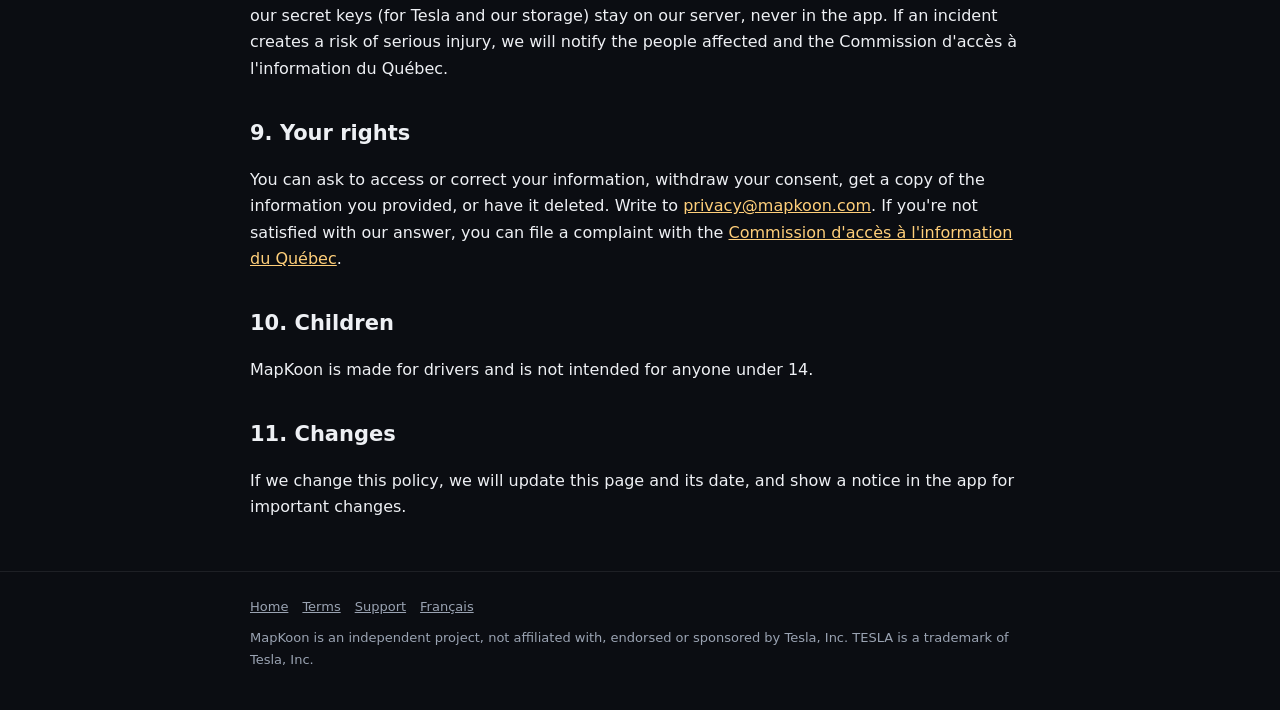
<file: privacy.html>
<!doctype html>
<html lang="en">
<head>
<meta charset="utf-8">
<link rel="icon" href="/img/rocco.svg" type="image/svg+xml">
<meta name="viewport" content="width=device-width,initial-scale=1">
<title>Privacy policy · MapKoon</title>
<link rel="alternate" hreflang="fr" href="https://mapkoon.com/fr/confidentialite.html">
<link rel="stylesheet" href="/legal.css">
</head>
<body>
<div class="nav"><div class="w"><a class="logo" href="/"><i></i>MapKoon</a><span class="sp"></span><a class="lang" href="/fr/confidentialite.html" lang="fr">Français</a><a class="btn" href="https://tessynav.github.io/v2/">Open MapKoon</a></div></div>
<main class="w">
<h1>Privacy policy</h1>
<div class="meta">Effective November 18, 2026 · Last updated November 19, 2026 (Premium and payments added)</div>

<div class="short"><b>The short version.</b> MapKoon runs in your Tesla's web browser. You don't need an account (only Premium subscribers sign in, with their email), and there are no advertising or analytics trackers. Your settings, saved places and learned routes stay in your car's browser. Some information leaves the car only to make a feature work (for example your position to calculate a route) or when you choose to send it (a report, a trip recording). We never sell personal information.</div>

<h2>1. Who we are</h2>
<p>MapKoon is a navigation web app made by <b>Mazen Accad Wattar</b>, an individual in Montréal, Québec, Canada ("MapKoon", "we").</p>

<h2>2. Person in charge of the protection of personal information</h2>
<p>Mazen Accad Wattar, Founder · <a href="mailto:privacy@mapkoon.com">privacy@mapkoon.com</a>. We answer requests within 30 days.</p>

<h2>3. What we use, and why</h2>
<table>
<tr><th>Information</th><th>Why</th><th>Where it goes</th></tr>
<tr><td>Your location (GPS from the car's browser)</td><td>To show your position on the map and guide you</td><td>Stays in the browser. To calculate routes, traffic, weather and nearby alerts, the services in section 5 receive positions or map areas when you use those features.</td></tr>
<tr><td>Settings, saved places (Home, Work, favourites)</td><td>To remember your choices</td><td>Only in your car's browser</td></tr>
<tr><td>Learned usual routes (optional)</td><td>To suggest the way you usually drive</td><td>Only in your car's browser. <b>Off unless you turn it on.</b> "Forget my routes" deletes them.</td></tr>
<tr><td>Tesla connection (optional)</td><td>Sync the trip set in your car, send a place to its navigation</td><td>You sign in on Tesla's own page; we never see your Tesla password. The access keys stay in your browser and requests pass through our server to Tesla without being kept.</td></tr>
<tr><td>Spotify connection (optional)</td><td>Show and control the music playing in your car</td><td>You sign in on Spotify's page with your own key; the access key stays in your browser.</td></tr>
<tr><td>Road alerts you post (optional)</td><td>Warn other drivers (police, hazard, closure…)</td><td>Shared with other MapKoon drivers: the type of alert, where and when. Linked to an anonymous identifier, not to your name.</td></tr>
<tr><td>Reports you send with the Report button</td><td>To fix problems</td><td>Your message, the name you type (optional), a screenshot and your location (each optional, you choose), technical details (app version, screen, recent errors). Kept in a private repository only we can access.</td></tr>
<tr><td>Waitlist sign-up on mapkoon.com (optional)</td><td>To tell you when MapKoon launches and, if you asked, invite you to the beta</td><td>Your email, and if you give them your first name and car model. Kept in a private repository only we can access. Never sold or shared. Every email has a way to unsubscribe.</td></tr>
<tr><td>Premium sign-in (optional)</td><td>To send you a sign-in code and know which plan you have</td><td>Your email. A 6-digit code is emailed to you; we keep only a fingerprint of it, deleted after 10 minutes. After you sign in, a sign-in key stays in your browser, and your plan is checked with Stripe (see below) about twice a day.</td></tr>
<tr><td>Premium payments (optional)</td><td>To bill your Premium plan</td><td>Handled by <b>Stripe</b>: you type your card on Stripe's own page and we never see your card number. We see your email, your country, your plan and its dates (trial, renewal, cancellation).</td></tr>
<tr><td>Beta tester months (if you joined the beta)</td><td>To give the first 100 beta testers their free Premium months</td><td>When you sign in, our server checks your email against the waitlist. We keep a fingerprint of your email and the end date of your free months, not your email itself.</td></tr>
<tr><td>Free 14 days of Premium</td><td>To give every new driver 14 days of Premium</td><td>The start date is kept only in your car's browser.</td></tr>
<tr><td>Trip recordings (optional, testing feature)</td><td>To find and fix bugs in navigation</td><td>Only when you tap Record and upload: your route trace, speed and app performance, encrypted in your browser before upload.</td></tr>
</table>

<h2>4. Location and route learning are off by default</h2>
<p>MapKoon asks for your location only when you open the map, and your browser asks for your permission first. "Learn my usual routes" stays off until you turn it on in Settings. You can turn either off at any time.</p>

<h2>5. Service providers and information outside Québec</h2>
<p>To work, MapKoon uses these services. They are located outside Québec (mostly in the United States or Europe); before using them we assessed the privacy risks, and each receives only what its feature needs:</p>
<ul>
<li><b>GitHub</b> (hosting of the app, map data, reports and encrypted recordings) · <b>Cloudflare</b> (our server, email)</li>
<li><b>OpenFreeMap / OpenStreetMap</b>, <b>Overpass</b> (map data) · <b>Mapbox</b>, <b>OSRM</b> (routes and traffic) · <b>Photon (Komoot)</b> (address search)</li>
<li><b>TomTom</b> (traffic incidents) · <b>Open-Meteo</b> (weather) · <b>Google Firebase</b> (shared road alerts)</li>
<li><b>Tesla</b> and <b>Spotify</b>, only if you connect them · <b>jsDelivr / unpkg</b> (app libraries)</li>
<li><b>Stripe</b> (Premium payments) · <b>Resend</b> (emails: sign-in codes, waitlist emails)</li>
</ul>
<p>Like any website, these services receive your device's IP address and browser details when the app contacts them.</p>

<h2>6. Cookies and trackers</h2>
<p>We use no advertising or analytics trackers. The app stores your settings in your browser's local storage and keeps map files in its cache so it works with a weak signal.</p>

<h2>7. How long we keep information</h2>
<ul>
<li>Information in your browser: until you clear it, or use the buttons on the <a href="https://tessynav.github.io/account.html">Account page</a>.</li>
<li>Road alerts: shown to drivers for 30 minutes to 4 hours, then kept at most 1 year.</li>
<li>Reports and trip recordings: as long as needed to fix the problem, and at most 2 years.</li>
<li>Waitlist sign-ups: until you unsubscribe, and at most 1 year after launch.</li>
<li>Premium sign-in codes: 10 minutes. Your plan's details in your browser: until you sign out.</li>
<li>Beta tester record: until your free months end, then deleted.</li>
<li>Payment records (Stripe): as long as tax law requires (in Canada, generally 6 years).</li>
</ul>

<h2>8. Security and incidents</h2>
<p>Connections are encrypted (HTTPS), trip recordings are encrypted before they leave the car, and our secret keys (for Tesla and our storage) stay on our server, never in the app. If an incident creates a risk of serious injury, we will notify the people affected and the Commission d'accès à l'information du Québec.</p>

<h2>9. Your rights</h2>
<p>You can ask to access or correct your information, withdraw your consent, get a copy of the information you provided, or have it deleted. Write to <a href="mailto:privacy@mapkoon.com">privacy@mapkoon.com</a>. If you're not satisfied with our answer, you can file a complaint with the <a href="https://www.cai.gouv.qc.ca">Commission d'accès à l'information du Québec</a>.</p>

<h2>10. Children</h2>
<p>MapKoon is made for drivers and is not intended for anyone under 14.</p>

<h2>11. Changes</h2>
<p>If we change this policy, we will update this page and its date, and show a notice in the app for important changes.</p>
</main>
<footer><div class="w"><a href="/">Home</a><a href="/terms.html">Terms</a><a href="mailto:support@mapkoon.com">Support</a><a href="/fr/confidentialite.html" lang="fr">Français</a><div style="margin-top:10px">MapKoon is an independent project, not affiliated with, endorsed or sponsored by Tesla, Inc. TESLA is a trademark of Tesla, Inc.</div></div></footer>
</body>
</html>
</file>
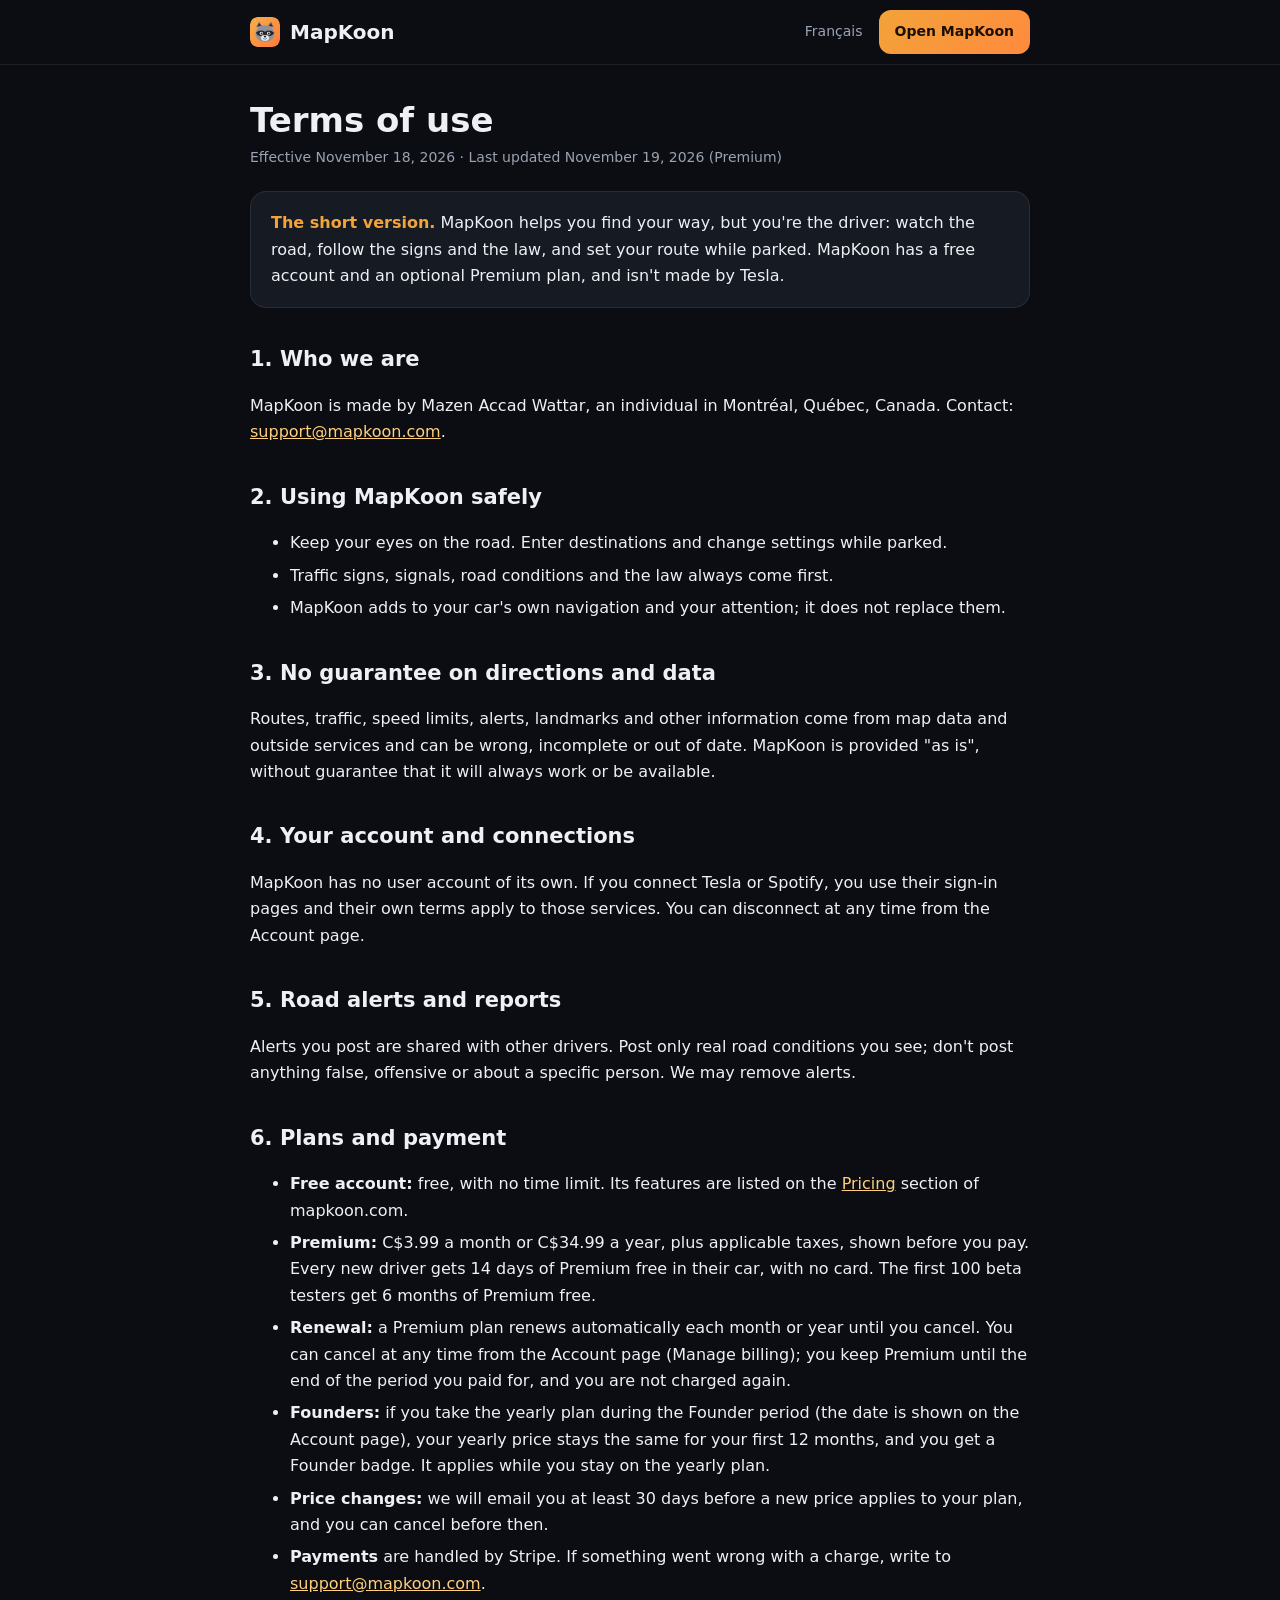
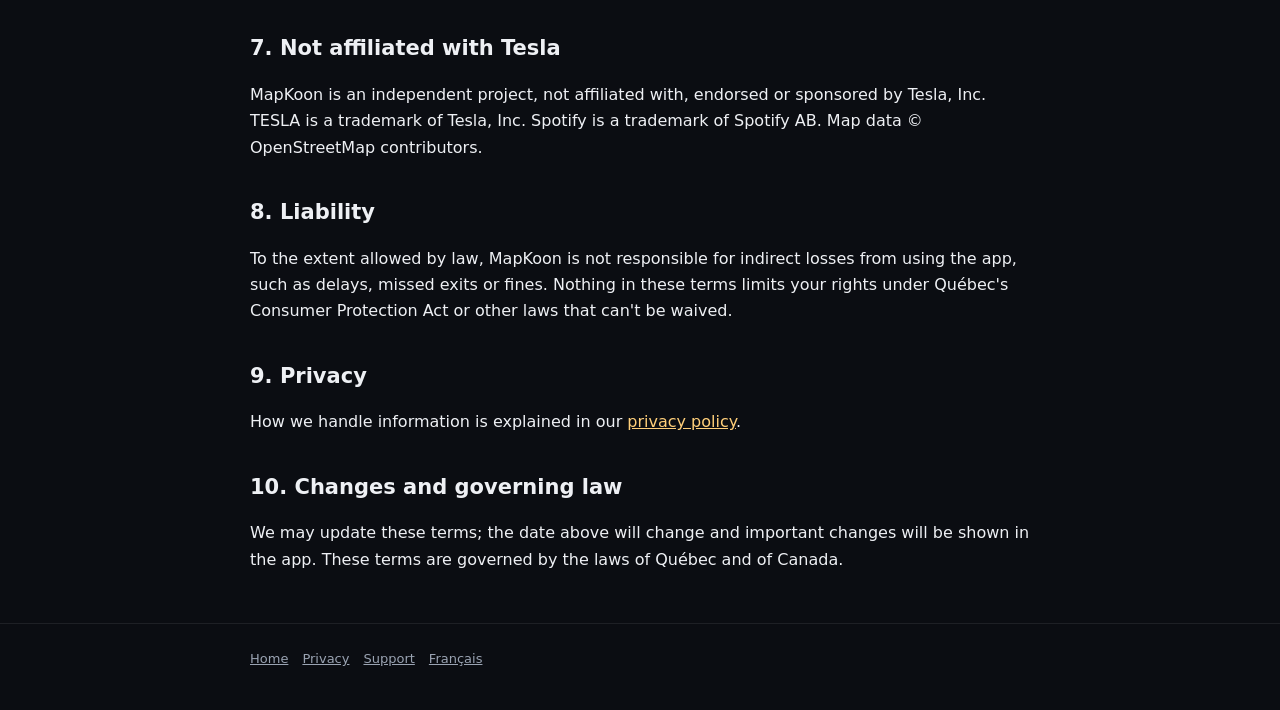
<file: terms.html>
<!doctype html>
<html lang="en">
<head>
<meta charset="utf-8">
<link rel="icon" href="/img/rocco.svg" type="image/svg+xml">
<meta name="viewport" content="width=device-width,initial-scale=1">
<title>Terms of use · MapKoon</title>
<link rel="alternate" hreflang="fr" href="https://mapkoon.com/fr/conditions.html">
<link rel="stylesheet" href="/legal.css">
</head>
<body>
<div class="nav"><div class="w"><a class="logo" href="/"><i></i>MapKoon</a><span class="sp"></span><a class="lang" href="/fr/conditions.html" lang="fr">Français</a><a class="btn" href="https://tessynav.github.io/v2/">Open MapKoon</a></div></div>
<main class="w">
<h1>Terms of use</h1>
<div class="meta">Effective November 18, 2026 · Last updated November 19, 2026 (Premium)</div>

<div class="short"><b>The short version.</b> MapKoon helps you find your way, but you're the driver: watch the road, follow the signs and the law, and set your route while parked. MapKoon has a free account and an optional Premium plan, and isn't made by Tesla.</div>

<h2>1. Who we are</h2>
<p>MapKoon is made by Mazen Accad Wattar, an individual in Montréal, Québec, Canada. Contact: <a href="mailto:support@mapkoon.com">support@mapkoon.com</a>.</p>

<h2>2. Using MapKoon safely</h2>
<ul>
<li>Keep your eyes on the road. Enter destinations and change settings while parked.</li>
<li>Traffic signs, signals, road conditions and the law always come first.</li>
<li>MapKoon adds to your car's own navigation and your attention; it does not replace them.</li>
</ul>

<h2>3. No guarantee on directions and data</h2>
<p>Routes, traffic, speed limits, alerts, landmarks and other information come from map data and outside services and can be wrong, incomplete or out of date. MapKoon is provided "as is", without guarantee that it will always work or be available.</p>

<h2>4. Your account and connections</h2>
<p>MapKoon has no user account of its own. If you connect Tesla or Spotify, you use their sign-in pages and their own terms apply to those services. You can disconnect at any time from the Account page.</p>

<h2>5. Road alerts and reports</h2>
<p>Alerts you post are shared with other drivers. Post only real road conditions you see; don't post anything false, offensive or about a specific person. We may remove alerts.</p>

<h2>6. Plans and payment</h2>
<ul>
<li><b>Free account:</b> free, with no time limit. Its features are listed on the <a href="/#pricing">Pricing</a> section of mapkoon.com.</li>
<li><b>Premium:</b> C$3.99 a month or C$34.99 a year, plus applicable taxes, shown before you pay. Every new driver gets 14 days of Premium free in their car, with no card. The first 100 beta testers get 6 months of Premium free.</li>
<li><b>Renewal:</b> a Premium plan renews automatically each month or year until you cancel. You can cancel at any time from the Account page (Manage billing); you keep Premium until the end of the period you paid for, and you are not charged again.</li>
<li><b>Founders:</b> if you take the yearly plan during the Founder period (the date is shown on the Account page), your yearly price stays the same for your first 12 months, and you get a Founder badge. It applies while you stay on the yearly plan.</li>
<li><b>Price changes:</b> we will email you at least 30 days before a new price applies to your plan, and you can cancel before then.</li>
<li><b>Payments</b> are handled by Stripe. If something went wrong with a charge, write to <a href="mailto:support@mapkoon.com">support@mapkoon.com</a>.</li>
</ul>

<h2>7. Not affiliated with Tesla</h2>
<p>MapKoon is an independent project, not affiliated with, endorsed or sponsored by Tesla, Inc. TESLA is a trademark of Tesla, Inc. Spotify is a trademark of Spotify AB. Map data © OpenStreetMap contributors.</p>

<h2>8. Liability</h2>
<p>To the extent allowed by law, MapKoon is not responsible for indirect losses from using the app, such as delays, missed exits or fines. Nothing in these terms limits your rights under Québec's Consumer Protection Act or other laws that can't be waived.</p>

<h2>9. Privacy</h2>
<p>How we handle information is explained in our <a href="/privacy.html">privacy policy</a>.</p>

<h2>10. Changes and governing law</h2>
<p>We may update these terms; the date above will change and important changes will be shown in the app. These terms are governed by the laws of Québec and of Canada.</p>
</main>
<footer><div class="w"><a href="/">Home</a><a href="/privacy.html">Privacy</a><a href="mailto:support@mapkoon.com">Support</a><a href="/fr/conditions.html" lang="fr">Français</a></div></footer>
</body>
</html>
</file>
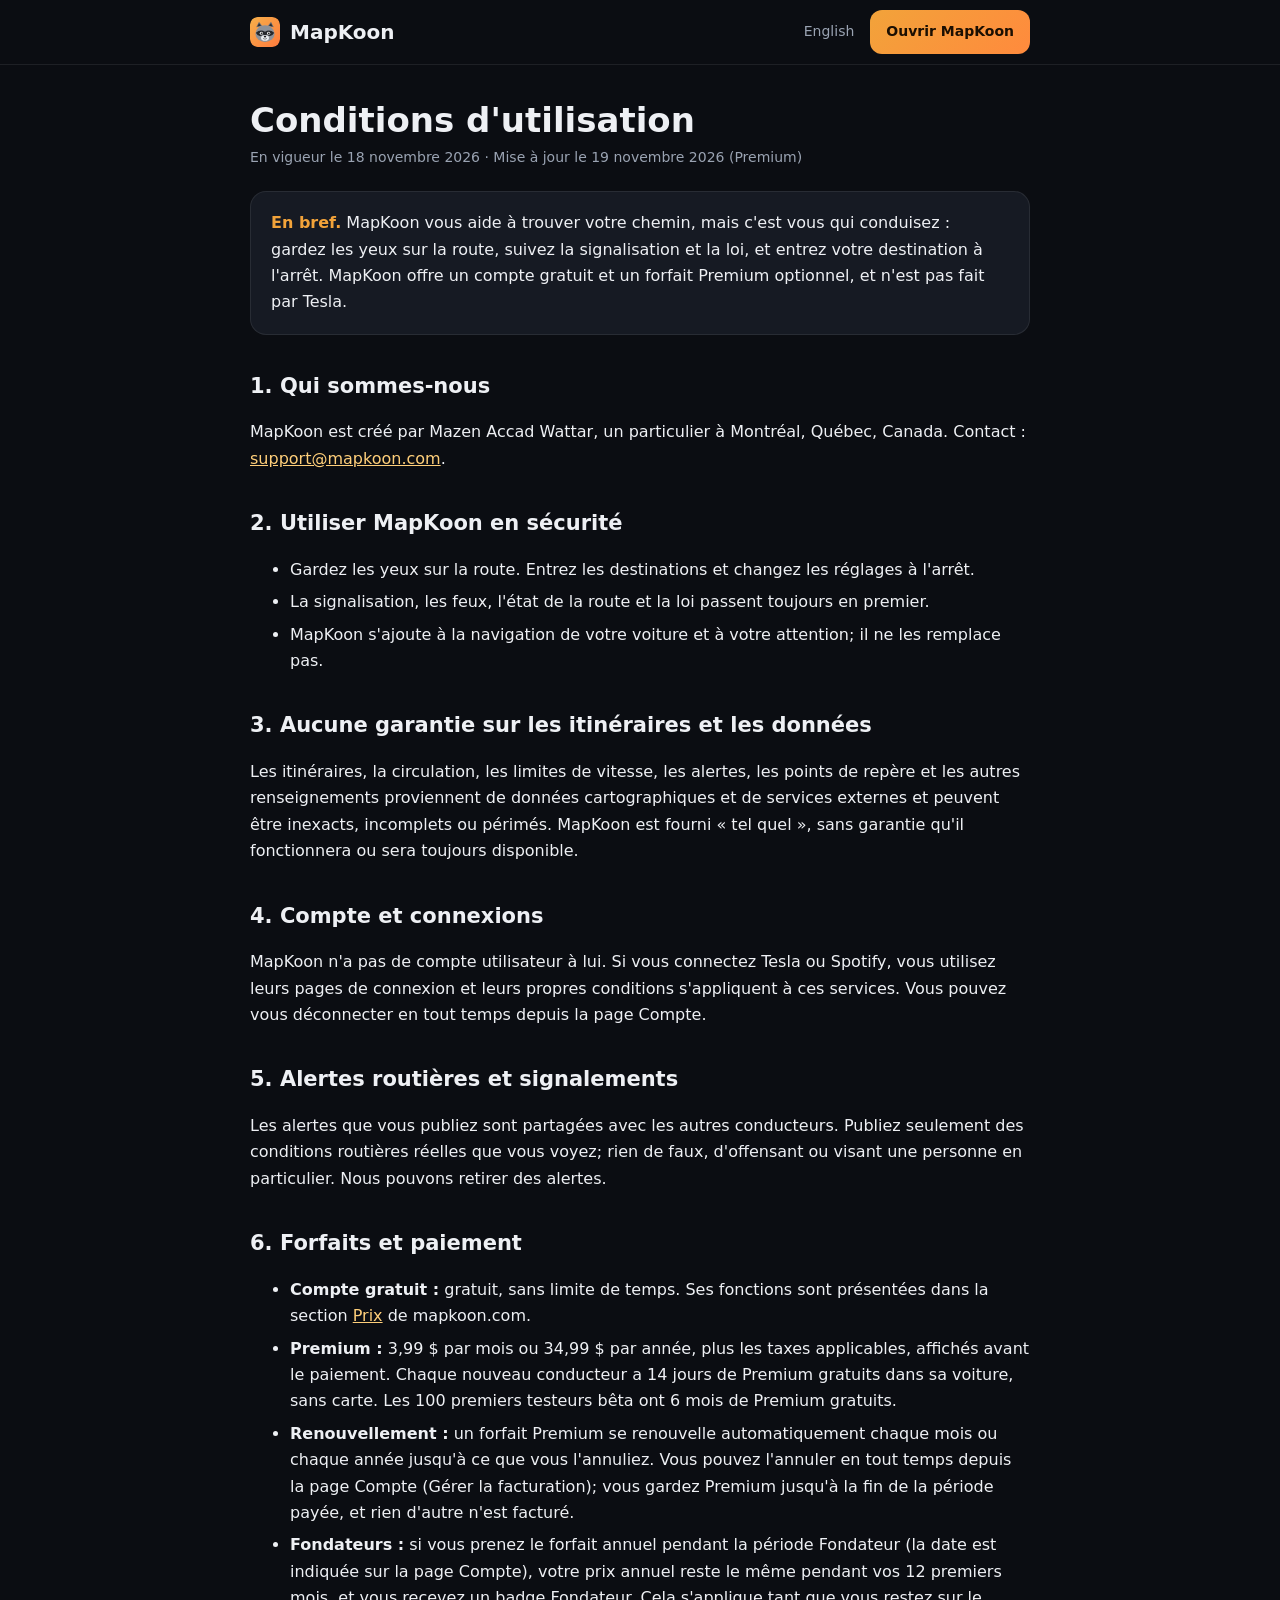
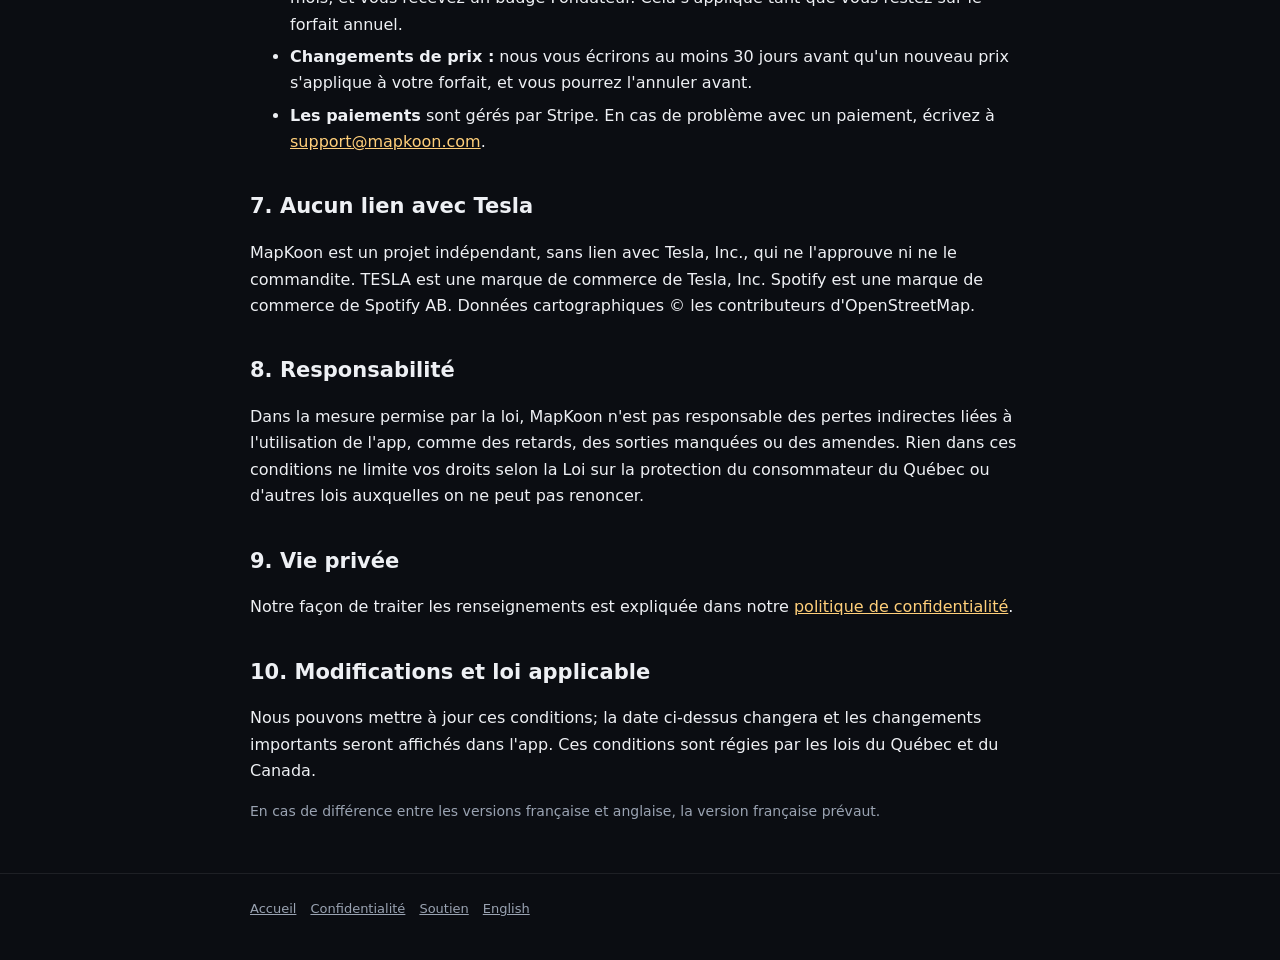
<file: fr/conditions.html>
<!doctype html>
<html lang="fr-CA">
<head>
<meta charset="utf-8">
<link rel="icon" href="/img/rocco.svg" type="image/svg+xml">
<meta name="viewport" content="width=device-width,initial-scale=1">
<title>Conditions d'utilisation · MapKoon</title>
<link rel="alternate" hreflang="en" href="https://mapkoon.com/terms.html">
<link rel="stylesheet" href="/legal.css">
</head>
<body>
<div class="nav"><div class="w"><a class="logo" href="/fr/"><i></i>MapKoon</a><span class="sp"></span><a class="lang" href="/terms.html" lang="en">English</a><a class="btn" href="https://tessynav.github.io/v2/">Ouvrir MapKoon</a></div></div>
<main class="w">
<h1>Conditions d'utilisation</h1>
<div class="meta">En vigueur le 18 novembre 2026 · Mise à jour le 19 novembre 2026 (Premium)</div>

<div class="short"><b>En bref.</b> MapKoon vous aide à trouver votre chemin, mais c'est vous qui conduisez : gardez les yeux sur la route, suivez la signalisation et la loi, et entrez votre destination à l'arrêt. MapKoon offre un compte gratuit et un forfait Premium optionnel, et n'est pas fait par Tesla.</div>

<h2>1. Qui sommes-nous</h2>
<p>MapKoon est créé par Mazen Accad Wattar, un particulier à Montréal, Québec, Canada. Contact : <a href="mailto:support@mapkoon.com">support@mapkoon.com</a>.</p>

<h2>2. Utiliser MapKoon en sécurité</h2>
<ul>
<li>Gardez les yeux sur la route. Entrez les destinations et changez les réglages à l'arrêt.</li>
<li>La signalisation, les feux, l'état de la route et la loi passent toujours en premier.</li>
<li>MapKoon s'ajoute à la navigation de votre voiture et à votre attention; il ne les remplace pas.</li>
</ul>

<h2>3. Aucune garantie sur les itinéraires et les données</h2>
<p>Les itinéraires, la circulation, les limites de vitesse, les alertes, les points de repère et les autres renseignements proviennent de données cartographiques et de services externes et peuvent être inexacts, incomplets ou périmés. MapKoon est fourni « tel quel », sans garantie qu'il fonctionnera ou sera toujours disponible.</p>

<h2>4. Compte et connexions</h2>
<p>MapKoon n'a pas de compte utilisateur à lui. Si vous connectez Tesla ou Spotify, vous utilisez leurs pages de connexion et leurs propres conditions s'appliquent à ces services. Vous pouvez vous déconnecter en tout temps depuis la page Compte.</p>

<h2>5. Alertes routières et signalements</h2>
<p>Les alertes que vous publiez sont partagées avec les autres conducteurs. Publiez seulement des conditions routières réelles que vous voyez; rien de faux, d'offensant ou visant une personne en particulier. Nous pouvons retirer des alertes.</p>

<h2>6. Forfaits et paiement</h2>
<ul>
<li><b>Compte gratuit :</b> gratuit, sans limite de temps. Ses fonctions sont présentées dans la section <a href="/fr/#pricing">Prix</a> de mapkoon.com.</li>
<li><b>Premium :</b> 3,99 $ par mois ou 34,99 $ par année, plus les taxes applicables, affichés avant le paiement. Chaque nouveau conducteur a 14 jours de Premium gratuits dans sa voiture, sans carte. Les 100 premiers testeurs bêta ont 6 mois de Premium gratuits.</li>
<li><b>Renouvellement :</b> un forfait Premium se renouvelle automatiquement chaque mois ou chaque année jusqu'à ce que vous l'annuliez. Vous pouvez l'annuler en tout temps depuis la page Compte (Gérer la facturation); vous gardez Premium jusqu'à la fin de la période payée, et rien d'autre n'est facturé.</li>
<li><b>Fondateurs :</b> si vous prenez le forfait annuel pendant la période Fondateur (la date est indiquée sur la page Compte), votre prix annuel reste le même pendant vos 12 premiers mois, et vous recevez un badge Fondateur. Cela s'applique tant que vous restez sur le forfait annuel.</li>
<li><b>Changements de prix :</b> nous vous écrirons au moins 30 jours avant qu'un nouveau prix s'applique à votre forfait, et vous pourrez l'annuler avant.</li>
<li><b>Les paiements</b> sont gérés par Stripe. En cas de problème avec un paiement, écrivez à <a href="mailto:support@mapkoon.com">support@mapkoon.com</a>.</li>
</ul>

<h2>7. Aucun lien avec Tesla</h2>
<p>MapKoon est un projet indépendant, sans lien avec Tesla, Inc., qui ne l'approuve ni ne le commandite. TESLA est une marque de commerce de Tesla, Inc. Spotify est une marque de commerce de Spotify AB. Données cartographiques © les contributeurs d'OpenStreetMap.</p>

<h2>8. Responsabilité</h2>
<p>Dans la mesure permise par la loi, MapKoon n'est pas responsable des pertes indirectes liées à l'utilisation de l'app, comme des retards, des sorties manquées ou des amendes. Rien dans ces conditions ne limite vos droits selon la Loi sur la protection du consommateur du Québec ou d'autres lois auxquelles on ne peut pas renoncer.</p>

<h2>9. Vie privée</h2>
<p>Notre façon de traiter les renseignements est expliquée dans notre <a href="/fr/confidentialite.html">politique de confidentialité</a>.</p>

<h2>10. Modifications et loi applicable</h2>
<p>Nous pouvons mettre à jour ces conditions; la date ci-dessus changera et les changements importants seront affichés dans l'app. Ces conditions sont régies par les lois du Québec et du Canada.</p>
<p class="meta">En cas de différence entre les versions française et anglaise, la version française prévaut.</p>
</main>
<footer><div class="w"><a href="/fr/">Accueil</a><a href="/fr/confidentialite.html">Confidentialité</a><a href="mailto:support@mapkoon.com">Soutien</a><a href="/terms.html" lang="en">English</a></div></footer>
</body>
</html>
</file>
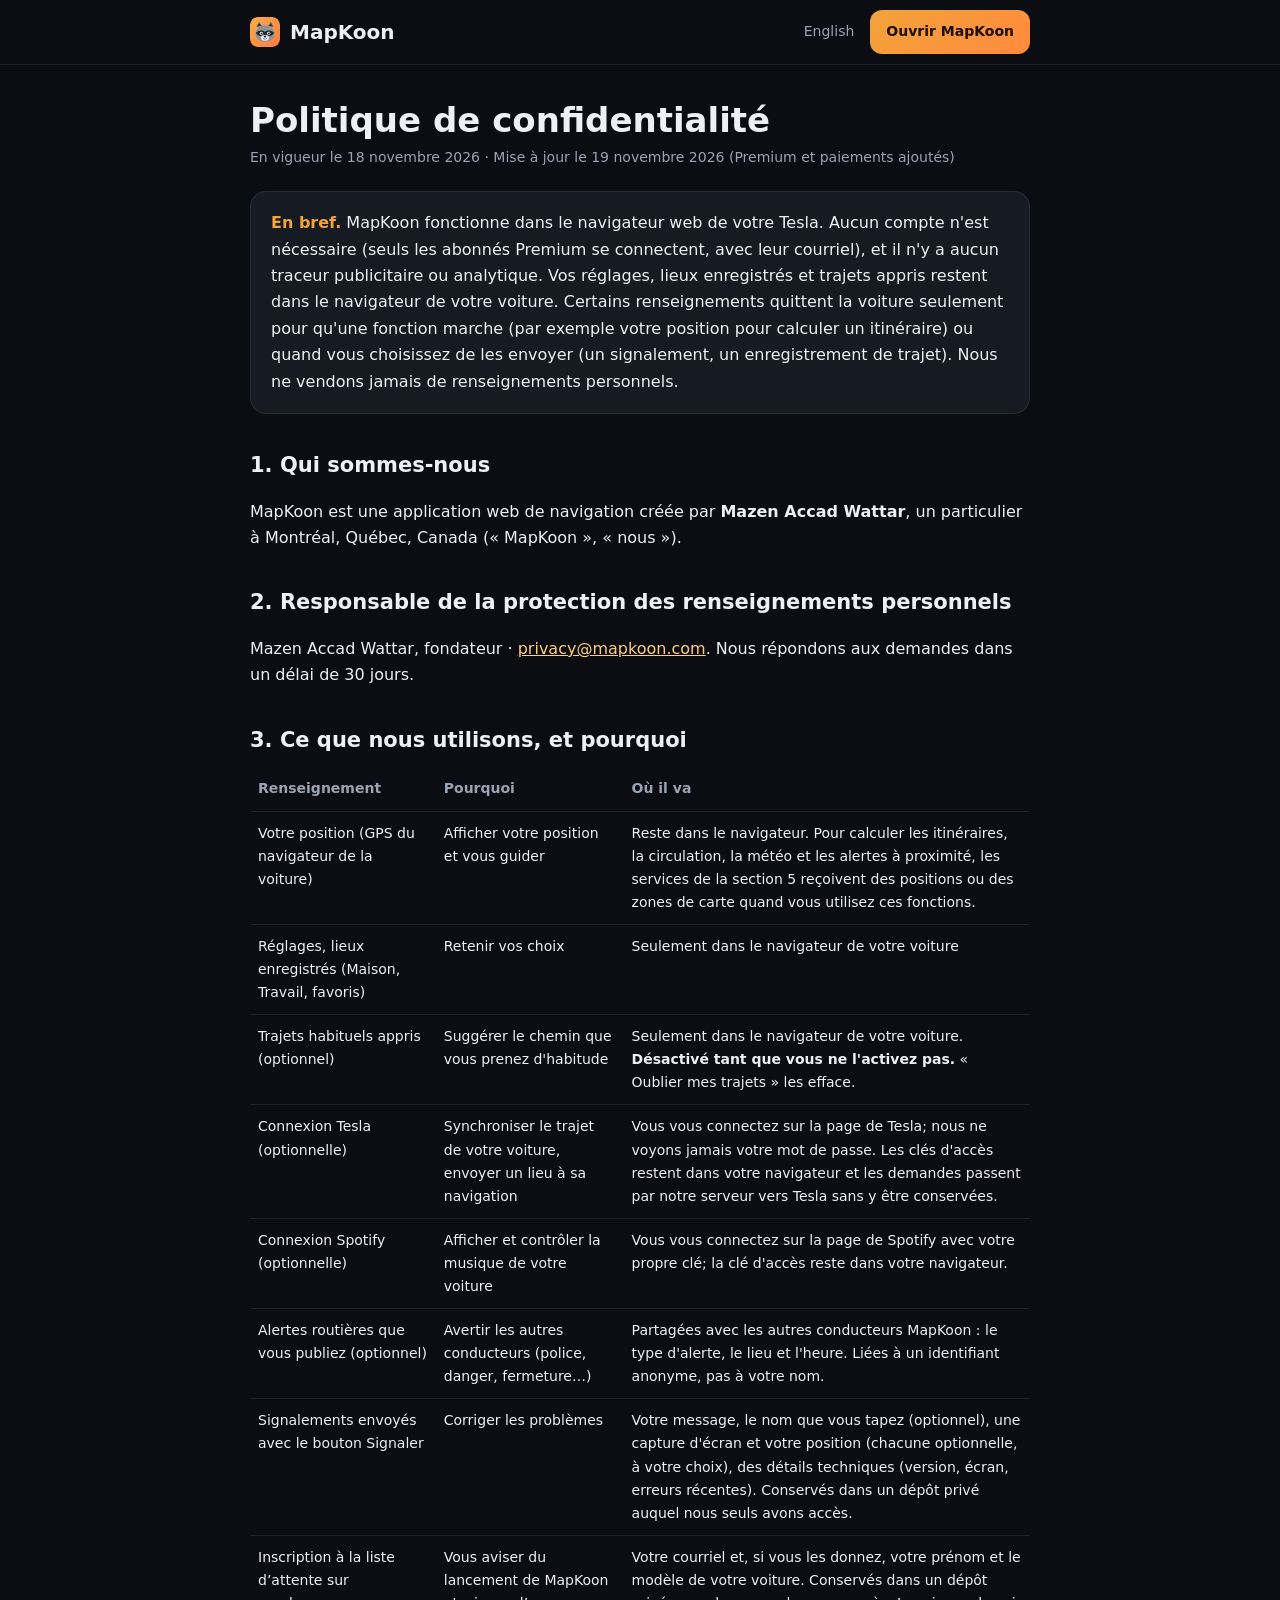
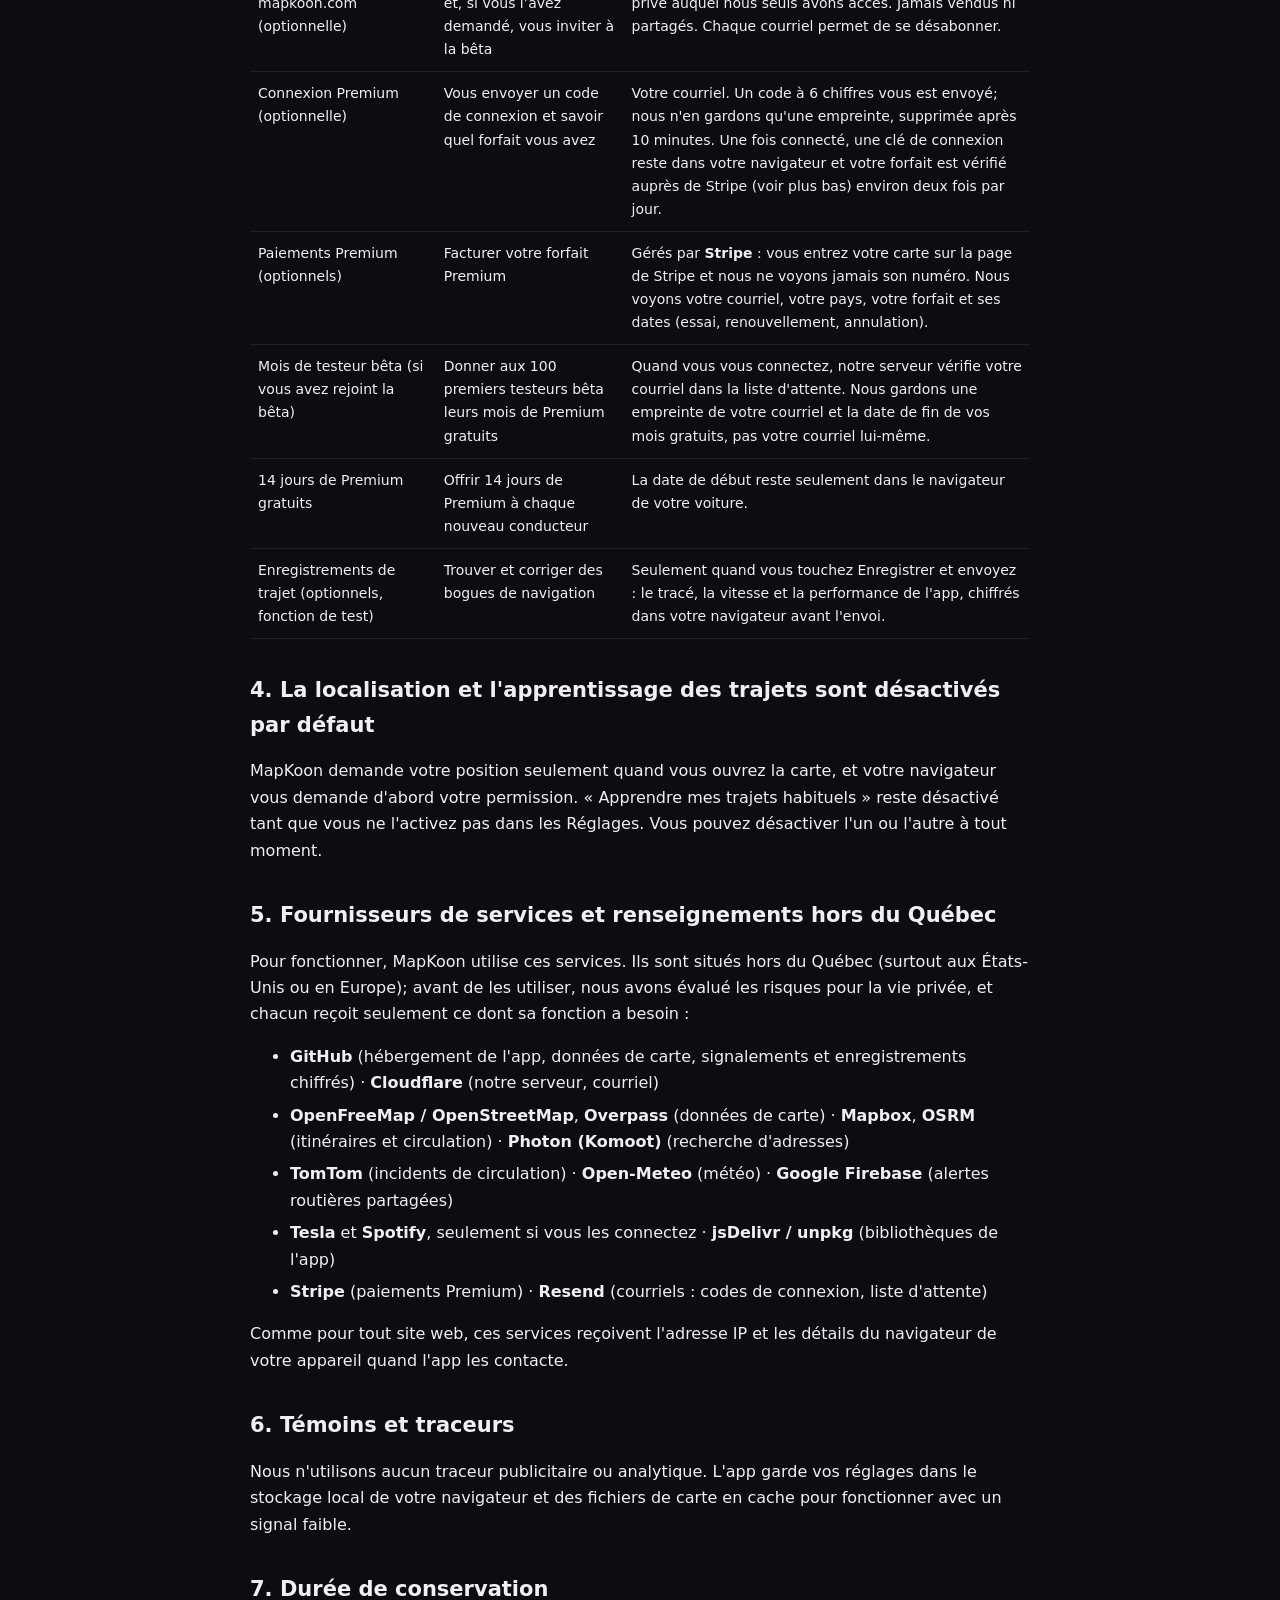
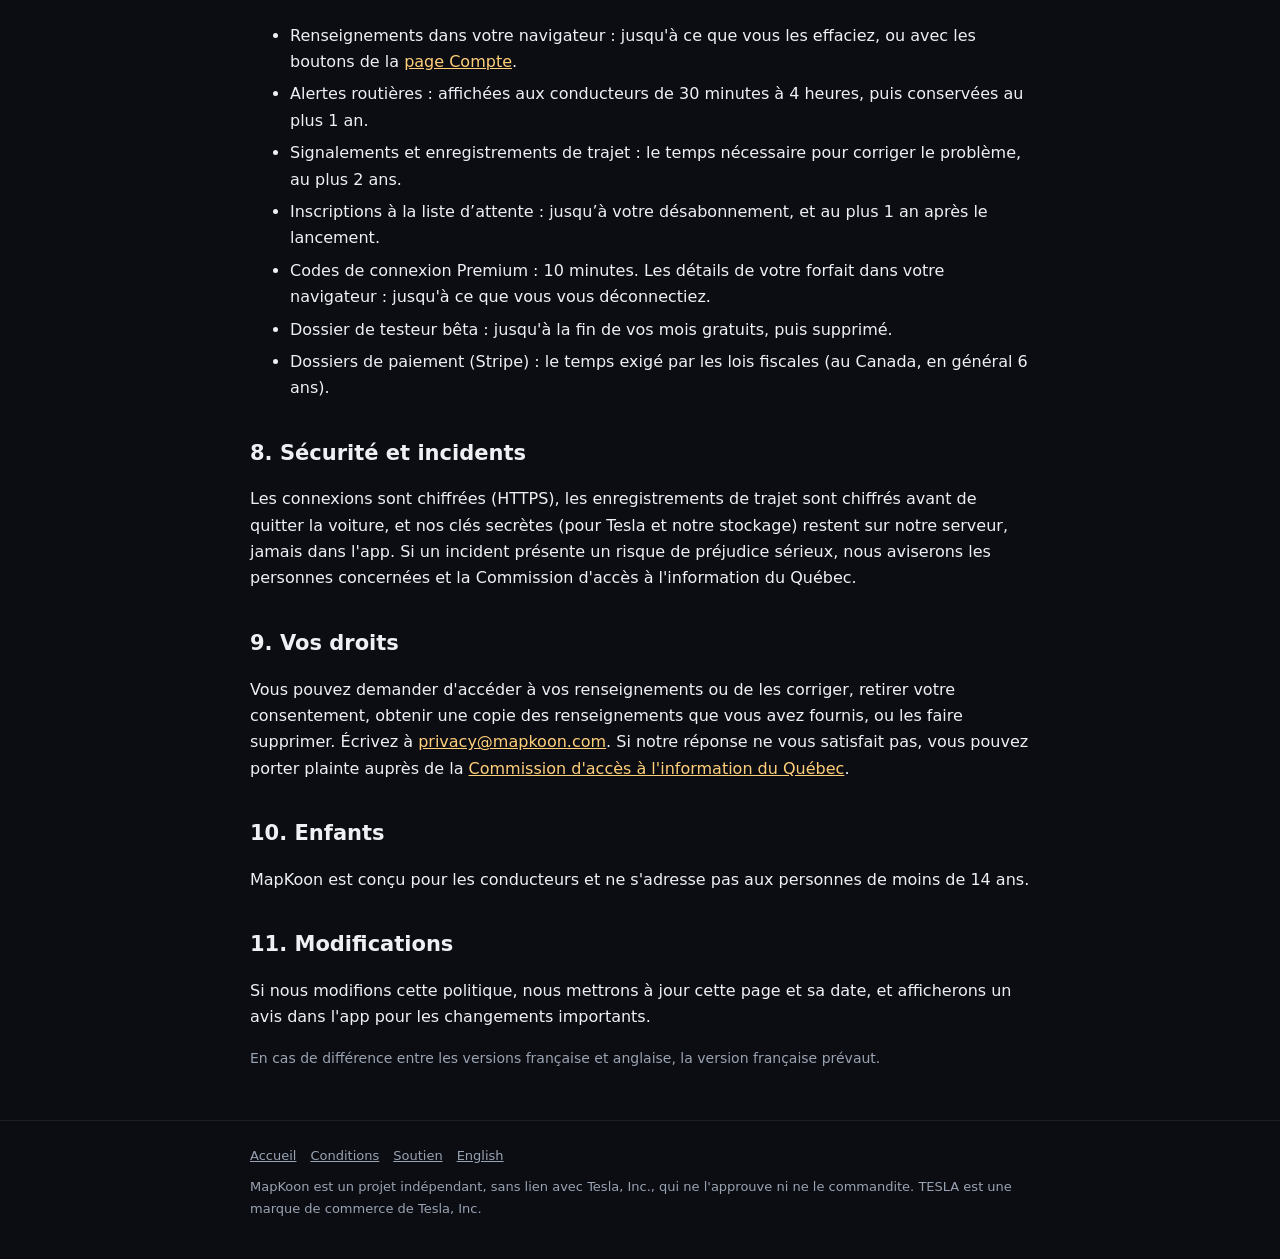
<file: fr/confidentialite.html>
<!doctype html>
<html lang="fr-CA">
<head>
<meta charset="utf-8">
<link rel="icon" href="/img/rocco.svg" type="image/svg+xml">
<meta name="viewport" content="width=device-width,initial-scale=1">
<title>Politique de confidentialité · MapKoon</title>
<link rel="alternate" hreflang="en" href="https://mapkoon.com/privacy.html">
<link rel="stylesheet" href="/legal.css">
</head>
<body>
<div class="nav"><div class="w"><a class="logo" href="/fr/"><i></i>MapKoon</a><span class="sp"></span><a class="lang" href="/privacy.html" lang="en">English</a><a class="btn" href="https://tessynav.github.io/v2/">Ouvrir MapKoon</a></div></div>
<main class="w">
<h1>Politique de confidentialité</h1>
<div class="meta">En vigueur le 18 novembre 2026 · Mise à jour le 19 novembre 2026 (Premium et paiements ajoutés)</div>

<div class="short"><b>En bref.</b> MapKoon fonctionne dans le navigateur web de votre Tesla. Aucun compte n'est nécessaire (seuls les abonnés Premium se connectent, avec leur courriel), et il n'y a aucun traceur publicitaire ou analytique. Vos réglages, lieux enregistrés et trajets appris restent dans le navigateur de votre voiture. Certains renseignements quittent la voiture seulement pour qu'une fonction marche (par exemple votre position pour calculer un itinéraire) ou quand vous choisissez de les envoyer (un signalement, un enregistrement de trajet). Nous ne vendons jamais de renseignements personnels.</div>

<h2>1. Qui sommes-nous</h2>
<p>MapKoon est une application web de navigation créée par <b>Mazen Accad Wattar</b>, un particulier à Montréal, Québec, Canada (« MapKoon », « nous »).</p>

<h2>2. Responsable de la protection des renseignements personnels</h2>
<p>Mazen Accad Wattar, fondateur · <a href="mailto:privacy@mapkoon.com">privacy@mapkoon.com</a>. Nous répondons aux demandes dans un délai de 30 jours.</p>

<h2>3. Ce que nous utilisons, et pourquoi</h2>
<table>
<tr><th>Renseignement</th><th>Pourquoi</th><th>Où il va</th></tr>
<tr><td>Votre position (GPS du navigateur de la voiture)</td><td>Afficher votre position et vous guider</td><td>Reste dans le navigateur. Pour calculer les itinéraires, la circulation, la météo et les alertes à proximité, les services de la section 5 reçoivent des positions ou des zones de carte quand vous utilisez ces fonctions.</td></tr>
<tr><td>Réglages, lieux enregistrés (Maison, Travail, favoris)</td><td>Retenir vos choix</td><td>Seulement dans le navigateur de votre voiture</td></tr>
<tr><td>Trajets habituels appris (optionnel)</td><td>Suggérer le chemin que vous prenez d'habitude</td><td>Seulement dans le navigateur de votre voiture. <b>Désactivé tant que vous ne l'activez pas.</b> « Oublier mes trajets » les efface.</td></tr>
<tr><td>Connexion Tesla (optionnelle)</td><td>Synchroniser le trajet de votre voiture, envoyer un lieu à sa navigation</td><td>Vous vous connectez sur la page de Tesla; nous ne voyons jamais votre mot de passe. Les clés d'accès restent dans votre navigateur et les demandes passent par notre serveur vers Tesla sans y être conservées.</td></tr>
<tr><td>Connexion Spotify (optionnelle)</td><td>Afficher et contrôler la musique de votre voiture</td><td>Vous vous connectez sur la page de Spotify avec votre propre clé; la clé d'accès reste dans votre navigateur.</td></tr>
<tr><td>Alertes routières que vous publiez (optionnel)</td><td>Avertir les autres conducteurs (police, danger, fermeture…)</td><td>Partagées avec les autres conducteurs MapKoon : le type d'alerte, le lieu et l'heure. Liées à un identifiant anonyme, pas à votre nom.</td></tr>
<tr><td>Signalements envoyés avec le bouton Signaler</td><td>Corriger les problèmes</td><td>Votre message, le nom que vous tapez (optionnel), une capture d'écran et votre position (chacune optionnelle, à votre choix), des détails techniques (version, écran, erreurs récentes). Conservés dans un dépôt privé auquel nous seuls avons accès.</td></tr>
<tr><td>Inscription à la liste d’attente sur mapkoon.com (optionnelle)</td><td>Vous aviser du lancement de MapKoon et, si vous l’avez demandé, vous inviter à la bêta</td><td>Votre courriel et, si vous les donnez, votre prénom et le modèle de votre voiture. Conservés dans un dépôt privé auquel nous seuls avons accès. Jamais vendus ni partagés. Chaque courriel permet de se désabonner.</td></tr>
<tr><td>Connexion Premium (optionnelle)</td><td>Vous envoyer un code de connexion et savoir quel forfait vous avez</td><td>Votre courriel. Un code à 6 chiffres vous est envoyé; nous n'en gardons qu'une empreinte, supprimée après 10 minutes. Une fois connecté, une clé de connexion reste dans votre navigateur et votre forfait est vérifié auprès de Stripe (voir plus bas) environ deux fois par jour.</td></tr>
<tr><td>Paiements Premium (optionnels)</td><td>Facturer votre forfait Premium</td><td>Gérés par <b>Stripe</b> : vous entrez votre carte sur la page de Stripe et nous ne voyons jamais son numéro. Nous voyons votre courriel, votre pays, votre forfait et ses dates (essai, renouvellement, annulation).</td></tr>
<tr><td>Mois de testeur bêta (si vous avez rejoint la bêta)</td><td>Donner aux 100 premiers testeurs bêta leurs mois de Premium gratuits</td><td>Quand vous vous connectez, notre serveur vérifie votre courriel dans la liste d'attente. Nous gardons une empreinte de votre courriel et la date de fin de vos mois gratuits, pas votre courriel lui-même.</td></tr>
<tr><td>14 jours de Premium gratuits</td><td>Offrir 14 jours de Premium à chaque nouveau conducteur</td><td>La date de début reste seulement dans le navigateur de votre voiture.</td></tr>
<tr><td>Enregistrements de trajet (optionnels, fonction de test)</td><td>Trouver et corriger des bogues de navigation</td><td>Seulement quand vous touchez Enregistrer et envoyez : le tracé, la vitesse et la performance de l'app, chiffrés dans votre navigateur avant l'envoi.</td></tr>
</table>

<h2>4. La localisation et l'apprentissage des trajets sont désactivés par défaut</h2>
<p>MapKoon demande votre position seulement quand vous ouvrez la carte, et votre navigateur vous demande d'abord votre permission. « Apprendre mes trajets habituels » reste désactivé tant que vous ne l'activez pas dans les Réglages. Vous pouvez désactiver l'un ou l'autre à tout moment.</p>

<h2>5. Fournisseurs de services et renseignements hors du Québec</h2>
<p>Pour fonctionner, MapKoon utilise ces services. Ils sont situés hors du Québec (surtout aux États-Unis ou en Europe); avant de les utiliser, nous avons évalué les risques pour la vie privée, et chacun reçoit seulement ce dont sa fonction a besoin :</p>
<ul>
<li><b>GitHub</b> (hébergement de l'app, données de carte, signalements et enregistrements chiffrés) · <b>Cloudflare</b> (notre serveur, courriel)</li>
<li><b>OpenFreeMap / OpenStreetMap</b>, <b>Overpass</b> (données de carte) · <b>Mapbox</b>, <b>OSRM</b> (itinéraires et circulation) · <b>Photon (Komoot)</b> (recherche d'adresses)</li>
<li><b>TomTom</b> (incidents de circulation) · <b>Open-Meteo</b> (météo) · <b>Google Firebase</b> (alertes routières partagées)</li>
<li><b>Tesla</b> et <b>Spotify</b>, seulement si vous les connectez · <b>jsDelivr / unpkg</b> (bibliothèques de l'app)</li>
<li><b>Stripe</b> (paiements Premium) · <b>Resend</b> (courriels : codes de connexion, liste d'attente)</li>
</ul>
<p>Comme pour tout site web, ces services reçoivent l'adresse IP et les détails du navigateur de votre appareil quand l'app les contacte.</p>

<h2>6. Témoins et traceurs</h2>
<p>Nous n'utilisons aucun traceur publicitaire ou analytique. L'app garde vos réglages dans le stockage local de votre navigateur et des fichiers de carte en cache pour fonctionner avec un signal faible.</p>

<h2>7. Durée de conservation</h2>
<ul>
<li>Renseignements dans votre navigateur : jusqu'à ce que vous les effaciez, ou avec les boutons de la <a href="https://tessynav.github.io/account.html">page Compte</a>.</li>
<li>Alertes routières : affichées aux conducteurs de 30 minutes à 4 heures, puis conservées au plus 1 an.</li>
<li>Signalements et enregistrements de trajet : le temps nécessaire pour corriger le problème, au plus 2 ans.</li>
<li>Inscriptions à la liste d’attente : jusqu’à votre désabonnement, et au plus 1 an après le lancement.</li>
<li>Codes de connexion Premium : 10 minutes. Les détails de votre forfait dans votre navigateur : jusqu'à ce que vous vous déconnectiez.</li>
<li>Dossier de testeur bêta : jusqu'à la fin de vos mois gratuits, puis supprimé.</li>
<li>Dossiers de paiement (Stripe) : le temps exigé par les lois fiscales (au Canada, en général 6 ans).</li>
</ul>

<h2>8. Sécurité et incidents</h2>
<p>Les connexions sont chiffrées (HTTPS), les enregistrements de trajet sont chiffrés avant de quitter la voiture, et nos clés secrètes (pour Tesla et notre stockage) restent sur notre serveur, jamais dans l'app. Si un incident présente un risque de préjudice sérieux, nous aviserons les personnes concernées et la Commission d'accès à l'information du Québec.</p>

<h2>9. Vos droits</h2>
<p>Vous pouvez demander d'accéder à vos renseignements ou de les corriger, retirer votre consentement, obtenir une copie des renseignements que vous avez fournis, ou les faire supprimer. Écrivez à <a href="mailto:privacy@mapkoon.com">privacy@mapkoon.com</a>. Si notre réponse ne vous satisfait pas, vous pouvez porter plainte auprès de la <a href="https://www.cai.gouv.qc.ca">Commission d'accès à l'information du Québec</a>.</p>

<h2>10. Enfants</h2>
<p>MapKoon est conçu pour les conducteurs et ne s'adresse pas aux personnes de moins de 14 ans.</p>

<h2>11. Modifications</h2>
<p>Si nous modifions cette politique, nous mettrons à jour cette page et sa date, et afficherons un avis dans l'app pour les changements importants.</p>
<p class="meta">En cas de différence entre les versions française et anglaise, la version française prévaut.</p>
</main>
<footer><div class="w"><a href="/fr/">Accueil</a><a href="/fr/conditions.html">Conditions</a><a href="mailto:support@mapkoon.com">Soutien</a><a href="/privacy.html" lang="en">English</a><div style="margin-top:10px">MapKoon est un projet indépendant, sans lien avec Tesla, Inc., qui ne l'approuve ni ne le commandite. TESLA est une marque de commerce de Tesla, Inc.</div></div></footer>
</body>
</html>
</file>
<file: legal.css>
:root{--bg:#0b0d12;--card:#161a23;--line:rgba(255,255,255,.08);--text:#eef0f4;--sub:#9aa3b2;--accent:#f2a33a}
*{box-sizing:border-box}html,body{margin:0;background:var(--bg);color:var(--text);font:16px/1.65 system-ui,-apple-system,"Segoe UI",sans-serif}
a{color:#ffcf7a}
.nav{border-bottom:1px solid var(--line)}.nav .w{display:flex;align-items:center;height:64px;gap:16px}
.w{max-width:820px;margin:0 auto;padding:0 20px}
.logo{display:flex;align-items:center;gap:10px;font-weight:700;font-size:20px;color:var(--text);text-decoration:none}
.logo i{width:30px;height:30px;border-radius:8px;background:url(/img/rocco.svg) center/cover no-repeat}
.sp{flex:1}.lang{color:var(--sub);text-decoration:none;font-size:14px}
.btn{display:inline-flex;white-space:nowrap;padding:10px 16px;border-radius:12px;font-weight:600;font-size:14px;text-decoration:none;background:linear-gradient(135deg,#f2a33a,#ff8a3d);color:#1b0f02}
h1{font-size:34px;line-height:1.15;margin:36px 0 6px}h2{font-size:21px;margin:34px 0 8px}
.meta{color:var(--sub);font-size:14px;margin-bottom:22px}
.short{background:var(--card);border:1px solid var(--line);border-radius:16px;padding:18px 20px;margin:20px 0}
.short b{color:var(--accent)}
table{width:100%;border-collapse:collapse;font-size:14px;margin:10px 0}th,td{text-align:left;padding:10px 8px;border-bottom:1px solid var(--line);vertical-align:top}
th{color:var(--sub);font-weight:600}
li{margin:6px 0}
footer{color:var(--sub);font-size:13px;border-top:1px solid var(--line);margin-top:50px;padding:24px 0 40px}footer a{color:var(--sub);margin-right:14px}
@media (max-width:640px){h1{font-size:28px}table{font-size:13px}}

@media (max-width:420px){.nav .btn{padding:9px 12px;font-size:13px}.lang{font-size:13px}}
</file>
